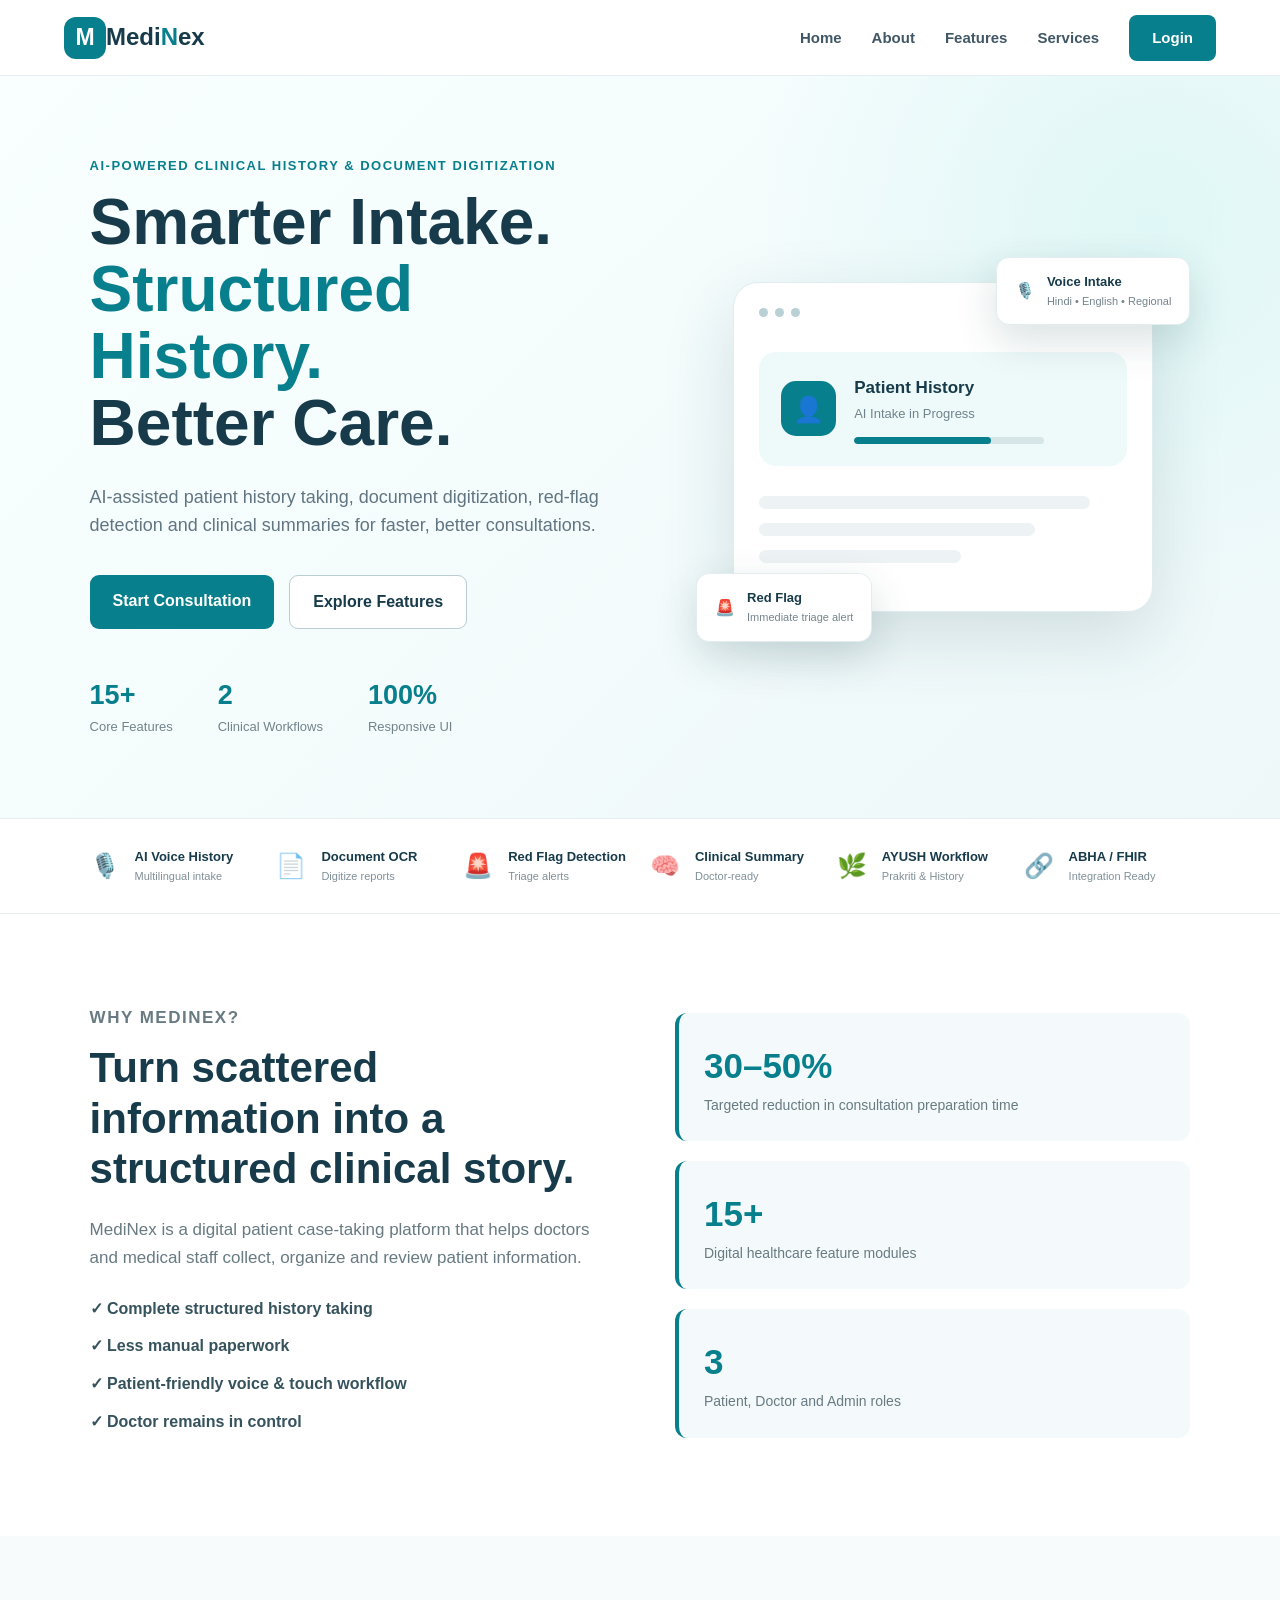
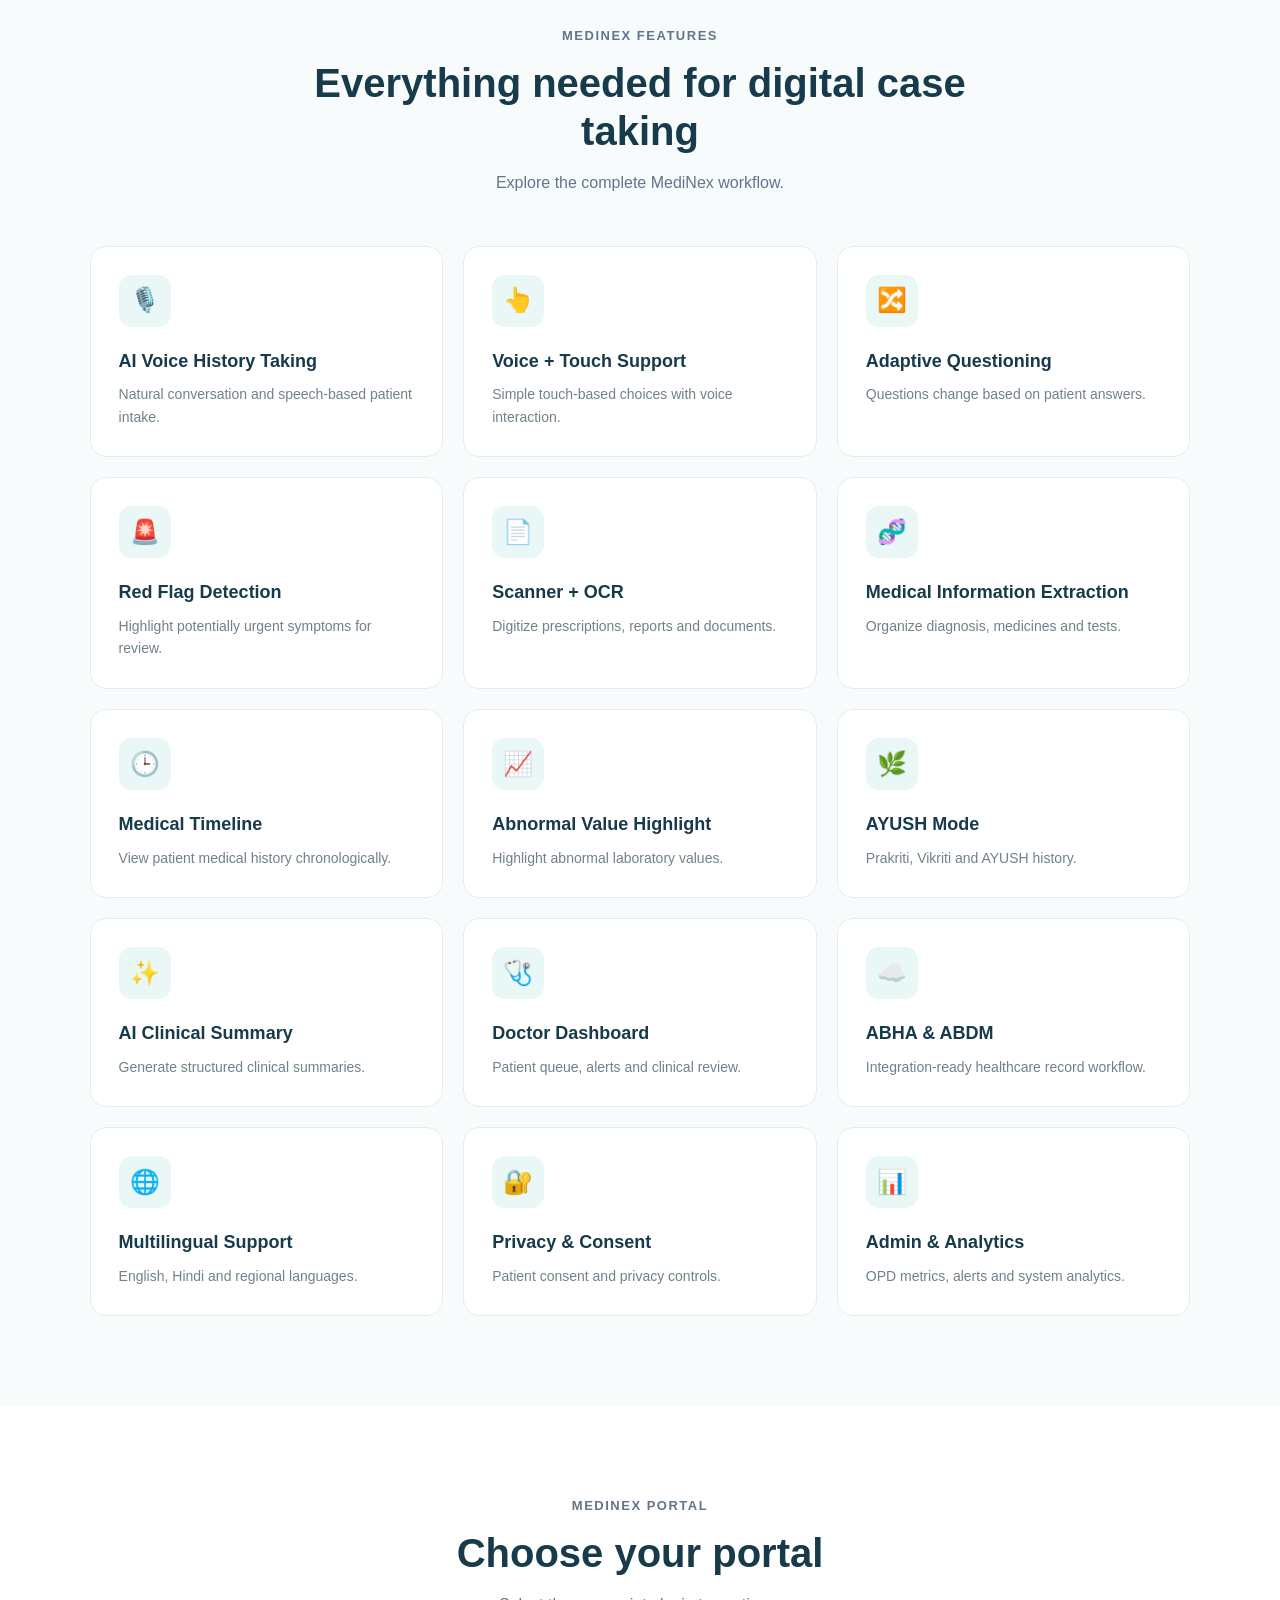
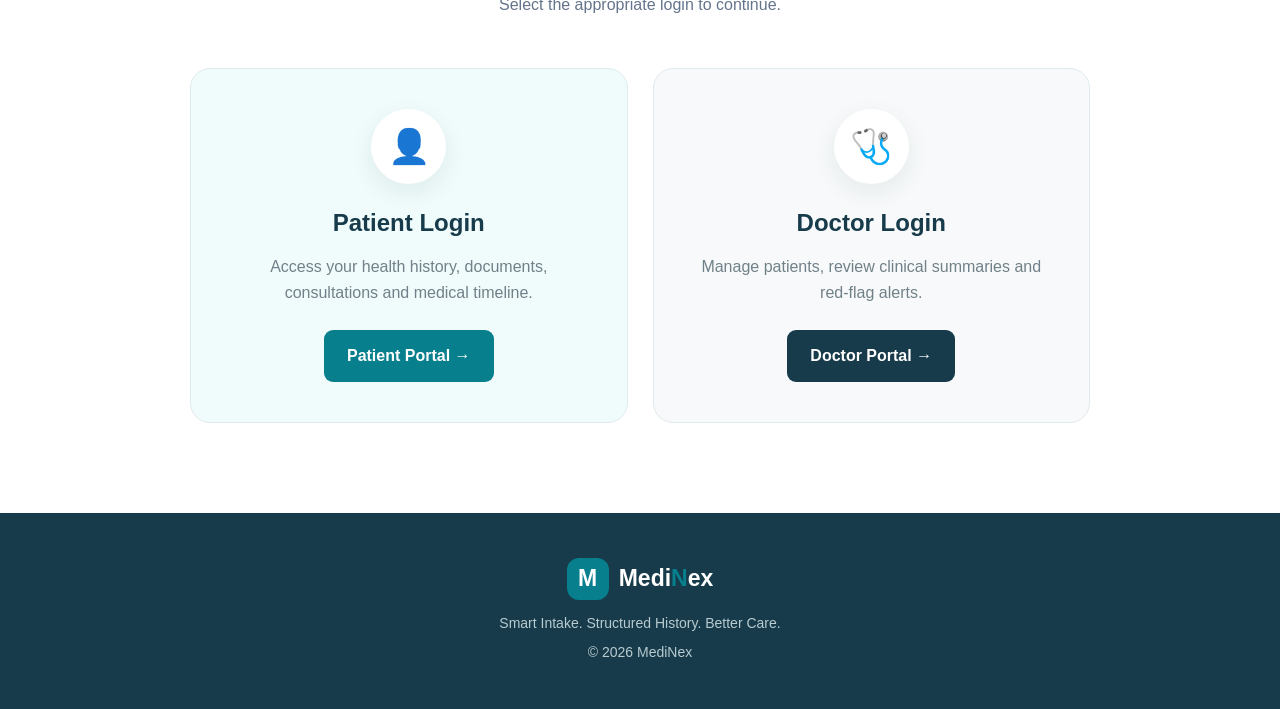
<file: index.html>
<!DOCTYPE html>
<html lang="en">

<head>
    <meta charset="UTF-8">

    <meta name="viewport" content="width=device-width, initial-scale=1.0">

    <meta name="description"
        content="MediNex - Smart Patient Case Taking and Clinical Documentation">

    <title>MediNex | Smart Healthcare</title>

    <!-- CSS -->
    <link rel="stylesheet" href="style.css">
</head>

<body>
    <!-- Logo Intro Animation -->
<div id="intro-screen">
    <div class="intro-logo">
        Medi<span>Nex</span>
    </div>

  </div>

 <!--HEADER-->

    <header class="header">

        <!-- LOGO -->
        <div class="logo">
            <div class="logo-icon">
                M
            </div>

            <div class="logo-text">
                Medi<span>N</span>ex
            </div>
        </div>
        
        <!-- NAVIGATION -->

        <nav class="navbar">
            <a href="#home">Home</a>
            <a href="#about">About</a>
            <a href="#features">Features</a>
            <a href="service.html">Services</a>
            <a href="#login" class="login-btn">Login</a>
         </nav>

    <!-- MOBILE MENU BUTTON -->

        <button class="menu-btn" id="menuBtn">
            ☰
        </button>

    </header>


    <!-- MAIN---->
      <main>

<!--  HERO SECTION -->
  <section class="hero" id="home">
    <div class="hero-content">
        <p class="small-heading">AI-POWERED CLINICAL HISTORY & DOCUMENT DIGITIZATION</p>
        <h1> Smarter Intake.<br>
 <span>Structured History.</span>

                    <br>

                    Better Care.
                </h1>


                <p class="hero-description">

                    AI-assisted patient history taking,
                    document digitization, red-flag detection
                    and clinical summaries for faster,
                    better consultations.

                </p>


                <!-- BUTTONS -->

                <div class="hero-buttons">

                    <a href="#login" class="primary-btn">
                        Start Consultation
                    </a>

                    <a href="#features" class="secondary-btn">
                        Explore Features
                    </a>

                </div>


                <!-- STATS -->

                <div class="hero-stats">

                    <div>
                        <strong>15+</strong>
                        <span>Core Features</span>
                    </div>

                    <div>
                        <strong>2</strong>
                        <span>Clinical Workflows</span>
                    </div>

                    <div>
                        <strong>100%</strong>
                        <span>Responsive UI</span>
                    </div>

                </div>

            </div>


            <!-- HERO RIGHT SIDE -->

            <div class="hero-image">

                <div class="medical-card">

                    <div class="card-header">

                        <span></span>
                        <span></span>
                        <span></span>

                    </div>


                    <div class="patient-box">

                        <div class="patient-icon">
                            👤
                        </div>

                        <div>

                            <h3>
                                Patient History
                            </h3>

                            <p>
                                AI Intake in Progress
                            </p>

                            <div class="progress-bar">

                                <div></div>

                            </div>

                        </div>

                    </div>


                    <div class="medical-lines">

                        <div></div>

                        <div></div>

                        <div></div>

                    </div>

                </div>


                <!-- FLOATING CARD -->

                <div class="floating-card voice-card">

                    🎙️

                    <div>

                        <strong>
                            Voice Intake
                        </strong>

                        <small>
                            Hindi • English • Regional
                        </small>

                    </div>

                </div>


                <div class="floating-card alert-card">

                    🚨

                    <div>

                        <strong>
                            Red Flag
                        </strong>

                        <small>
                            Immediate triage alert
                        </small>

                    </div>

                </div>

            </div>

        </section>



        <!-- ================= SERVICES STRIP ================= -->

        <section class="service-strip">

            <div>

                <span>🎙️</span>

                <strong>
                    AI Voice History
                </strong>

                <small>
                    Multilingual intake
                </small>

            </div>


            <div>

                <span>📄</span>

                <strong>
                    Document OCR
                </strong>

                <small>
                    Digitize reports
                </small>

            </div>


            <div>

                <span>🚨</span>

                <strong>
                    Red Flag Detection
                </strong>

                <small>
                    Triage alerts
                </small>

            </div>


            <div>

                <span>🧠</span>

                <strong>
                    Clinical Summary
                </strong>

                <small>
                    Doctor-ready
                </small>

            </div>


            <div>

                <span>🌿</span>

                <strong>
                    AYUSH Workflow
                </strong>

                <small>
                    Prakriti & History
                </small>

            </div>


            <div>

                <span>🔗</span>

                <strong>
                    ABHA / FHIR
                </strong>

                <small>
                    Integration Ready
                </small>

            </div>

        </section>



        <!-- ================= ABOUT ================= -->

        <section class="about section" id="about">

            <div class="about-content">

                <p class="small-heading">
                    WHY MEDINEX?
                </p>

                <h2>
                    Turn scattered information
                    into a structured clinical story.
                </h2>

                <p>

                    MediNex is a digital patient
                    case-taking platform that helps
                    doctors and medical staff collect,
                    organize and review patient information.

                </p>


                <div class="check-list">

                    <p>
                        ✓ Complete structured history taking
                    </p>

                    <p>
                        ✓ Less manual paperwork
                    </p>

                    <p>
                        ✓ Patient-friendly voice & touch workflow
                    </p>

                    <p>
                        ✓ Doctor remains in control
                    </p>

                </div>

            </div>


            <div class="about-stats">

                <div>

                    <strong>
                        30–50%
                    </strong>

                    <p>
                        Targeted reduction in
                        consultation preparation time
                    </p>

                </div>


                <div>

                    <strong>
                        15+
                    </strong>

                    <p>
                        Digital healthcare
                        feature modules
                    </p>

                </div>


                <div>

                    <strong>
                        3
                    </strong>

                    <p>
                        Patient, Doctor
                        and Admin roles
                    </p>

                </div>

            </div>

        </section>



        <!-- ================= FEATURES ================= -->

        <section class="features section" id="features">

            <div class="section-heading">

                <p class="small-heading">
                    MEDINEX FEATURES
                </p>

                <h2>
                    Everything needed for
                    digital case taking
                </h2>

                <p>
                    Explore the complete MediNex workflow.
                </p>

            </div>


            <div class="feature-grid">


                <a href="intake.html" class="feature-card">

                    <span>🎙️</span>

                    <h3>
                        AI Voice History Taking
                    </h3>

                    <p>
                        Natural conversation and
                        speech-based patient intake.
                    </p>

                </a>


                <a href="intake.html" class="feature-card">

                    <span>👆</span>

                    <h3>
                        Voice + Touch Support
                    </h3>

                    <p>
                        Simple touch-based choices
                        with voice interaction.
                    </p>

                </a>


                <a href="intake.html" class="feature-card">

                    <span>🔀</span>

                    <h3>
                        Adaptive Questioning
                    </h3>

                    <p>
                        Questions change based
                        on patient answers.
                    </p>

                </a>


                <a href="intake.html" class="feature-card">

                    <span>🚨</span>

                    <h3>
                        Red Flag Detection
                    </h3>

                    <p>
                        Highlight potentially urgent
                        symptoms for review.
                    </p>

                </a>


                <a href="upload.html" class="feature-card">

                    <span>📄</span>

                    <h3>
                        Scanner + OCR
                    </h3>

                    <p>
                        Digitize prescriptions,
                        reports and documents.
                    </p>

                </a>


                <a href="summary.html" class="feature-card">

                    <span>🧬</span>

                    <h3>
                        Medical Information Extraction
                    </h3>

                    <p>
                        Organize diagnosis,
                        medicines and tests.
                    </p>

                </a>


                <a href="timeline.html" class="feature-card">

                    <span>🕒</span>

                    <h3>
                        Medical Timeline
                    </h3>

                    <p>
                        View patient medical
                        history chronologically.
                    </p>

                </a>


                <a href="summary.html" class="feature-card">

                    <span>📈</span>

                    <h3>
                        Abnormal Value Highlight
                    </h3>

                    <p>
                        Highlight abnormal
                        laboratory values.
                    </p>

                </a>


                <a href="intake.html" class="feature-card">

                    <span>🌿</span>

                    <h3>
                        AYUSH Mode
                    </h3>

                    <p>
                        Prakriti, Vikriti and
                        AYUSH history.
                    </p>

                </a>


                <a href="summary.html" class="feature-card">

                    <span>✨</span>

                    <h3>
                        AI Clinical Summary
                    </h3>

                    <p>
                        Generate structured
                        clinical summaries.
                    </p>

                </a>


                <a href="doctor-dashboard.html" class="feature-card">

                    <span>🩺</span>

                    <h3>
                        Doctor Dashboard
                    </h3>

                    <p>
                        Patient queue, alerts
                        and clinical review.
                    </p>

                </a>


                <a href="doctor-dashboard.html" class="feature-card">

                    <span>☁️</span>

                    <h3>
                        ABHA & ABDM
                    </h3>

                    <p>
                        Integration-ready healthcare
                        record workflow.
                    </p>

                </a>


                <a href="intake.html" class="feature-card">

                    <span>🌐</span>

                    <h3>
                        Multilingual Support
                    </h3>

                    <p>
                        English, Hindi and
                        regional languages.
                    </p>

                </a>


                <a href="patient-dashboard.html" class="feature-card">

                    <span>🔐</span>

                    <h3>
                        Privacy & Consent
                    </h3>

                    <p>
                        Patient consent and
                        privacy controls.
                    </p>

                </a>


                <a href="admin-dashboard.html" class="feature-card">

                    <span>📊</span>

                    <h3>
                        Admin & Analytics
                    </h3>

                    <p>
                        OPD metrics, alerts
                        and system analytics.
                    </p>

                </a>


            </div>

        </section>



        <!-- ================= LOGIN ================= -->

        <section class="login-section section" id="login">

            <div class="section-heading">

                <p class="small-heading">
                    MEDINEX PORTAL
                </p>

                <h2>
                    Choose your portal
                </h2>

                <p>
                    Select the appropriate login
                    to continue.
                </p>

            </div>


            <div class="portal-grid">


                <!-- PATIENT -->

                <a href="patient-login.html"
                    class="portal-card patient-portal">

                    <div class="portal-icon">
                        👤
                    </div>

                    <h3>
                        Patient Login
                    </h3>

                    <p>

                        Access your health history,
                        documents, consultations
                        and medical timeline.

                    </p>

                    <span class="primary-btn">
                        Patient Portal →
                    </span>

                </a>


                <!-- DOCTOR -->

                <a href="doctor-login.html"
                    class="portal-card doctor-portal">

                    <div class="portal-icon">
                        🩺
                    </div>

                    <h3>
                        Doctor Login
                    </h3>

                    <p>

                        Manage patients, review
                        clinical summaries and
                        red-flag alerts.

                    </p>

                    <span class="dark-btn">
                        Doctor Portal →
                    </span>

                </a>


            </div>

        </section>

    </main>



    <!-- ================= FOOTER ================= -->

    <footer class="footer">

        <div class="footer-logo">

            <div class="logo-icon">
                M
            </div>

            <strong>
                Medi<span>N</span>ex
            </strong>

        </div>


        <p>
            Smart Intake. Structured History. Better Care.
        </p>


        <p>
            © 2026 MediNex
        </p>

    </footer>
    <!-- JavaScript -->

    <script src="script.js"></script>
    <script>
    setTimeout(function () {
        document.getElementById("intro-screen").remove();
    }, 3000);
</script>

</body>

</html>
</file>
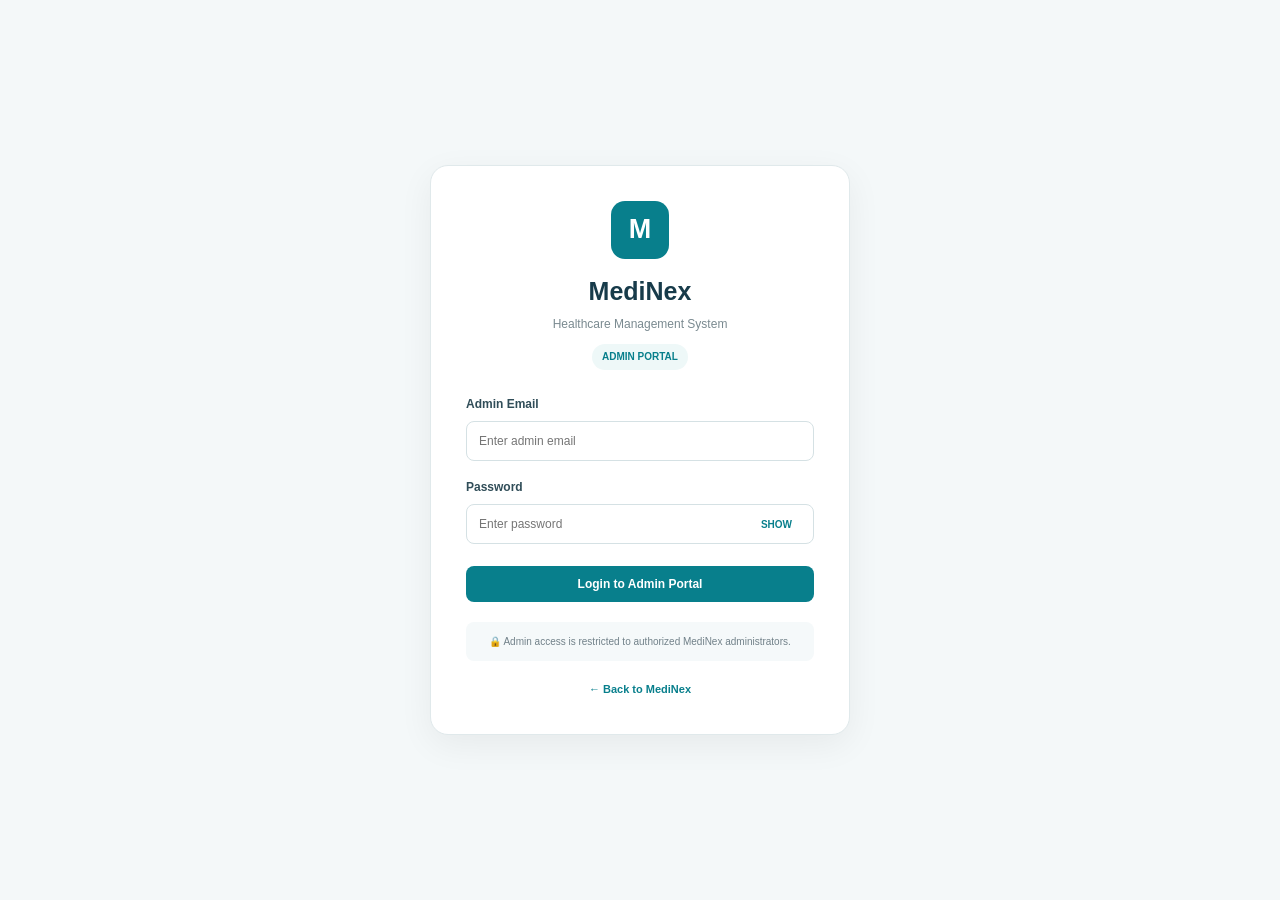
<file: admin-dashboard.html>
<!DOCTYPE html>
<html lang="en">

<head>

    <meta charset="UTF-8">
    <meta
        name="viewport"
        content="width=device-width, initial-scale=1.0"
    >

    <title>Admin Dashboard | MediNex</title>

    <link rel="stylesheet" href="style.css">

    <style>

        * {
            box-sizing: border-box;
        }

        body {
            margin: 0;
            font-family: Arial, sans-serif;
            background: #f4f8f9;
            color: #304d58;
        }

        .admin-page {
            min-height: 100vh;
        }

        /* HEADER */

        .admin-header {
            height: 70px;
            background: white;
            border-bottom: 1px solid #e1eaec;
            display: flex;
            align-items: center;
            justify-content: space-between;
            padding: 0 5%;
        }

        .admin-brand {
            display: flex;
            align-items: center;
            gap: 10px;
        }

        .admin-brand-icon {
            width: 38px;
            height: 38px;
            border-radius: 9px;
            background: #087f8c;
            color: white;
            display: flex;
            align-items: center;
            justify-content: center;
            font-weight: bold;
        }

        .admin-brand h2 {
            margin: 0;
            color: #173b4a;
            font-size: 19px;
        }

        .admin-brand span {
            display: block;
            color: #7b8b91;
            font-size: 9px;
            margin-top: 2px;
        }

        .logout-btn {
            border: none;
            background: #fff0f0;
            color: #a52e2e;
            padding: 8px 13px;
            border-radius: 7px;
            cursor: pointer;
            font-size: 10px;
            font-weight: bold;
        }


        /* CONTENT */

        .admin-content {
            max-width: 1200px;
            margin: auto;
            padding: 30px 5%;
        }

        .admin-title {
            margin-bottom: 25px;
        }

        .admin-title h1 {
            margin: 0 0 6px;
            color: #173b4a;
            font-size: 28px;
        }

        .admin-title p {
            margin: 0;
            color: #718189;
            font-size: 12px;
        }


        /* STAT CARDS */

        .stats {
            display: grid;
            grid-template-columns:
                repeat(4, 1fr);
            gap: 15px;
            margin-bottom: 25px;
        }

        .stat-card {
            background: white;
            border: 1px solid #e1eaec;
            border-radius: 13px;
            padding: 18px;
        }

        .stat-icon {
            width: 38px;
            height: 38px;
            border-radius: 9px;
            background: #eef8f8;
            display: flex;
            align-items: center;
            justify-content: center;
            color: #087f8c;
            margin-bottom: 12px;
        }

        .stat-card h2 {
            margin: 0 0 5px;
            color: #173b4a;
            font-size: 23px;
        }

        .stat-card p {
            margin: 0;
            color: #7b8b91;
            font-size: 10px;
        }


        /* GRID */

        .admin-grid {
            display: grid;
            grid-template-columns: 1.5fr 1fr;
            gap: 20px;
        }

        .admin-card {
            background: white;
            border: 1px solid #e1eaec;
            border-radius: 15px;
            padding: 22px;
        }

        .card-title {
            display: flex;
            align-items: center;
            justify-content: space-between;
            margin-bottom: 18px;
        }

        .card-title h2 {
            margin: 0;
            color: #173b4a;
            font-size: 16px;
        }

        .card-title span {
            color: #087f8c;
            font-size: 10px;
            font-weight: bold;
        }


        /* SEARCH */

        .search {
            width: 100%;
            padding: 11px;
            border: 1px solid #d7e3e5;
            border-radius: 7px;
            outline: none;
            font-size: 11px;
            margin-bottom: 15px;
        }

        .search:focus {
            border-color: #087f8c;
        }


        /* TABLE */

        .table-wrapper {
            width: 100%;
            overflow-x: auto;
        }

        table {
            width: 100%;
            border-collapse: collapse;
            min-width: 500px;
        }

        th {
            background: #f6fafb;
            color: #667a82;
            text-align: left;
            font-size: 10px;
            padding: 11px;
        }

        td {
            border-top: 1px solid #edf1f2;
            padding: 12px 11px;
            font-size: 10px;
            color: #536a72;
        }

        .status {
            display: inline-block;
            padding: 5px 8px;
            border-radius: 20px;
            font-size: 8px;
            font-weight: bold;
        }

        .status.active {
            background: #eaf8f0;
            color: #18794e;
        }

        .status.pending {
            background: #fff7e8;
            color: #9a6500;
        }


        /* ACTIVITY */

        .activity-item {
            display: flex;
            gap: 11px;
            padding: 13px 0;
            border-bottom: 1px solid #edf1f2;
        }

        .activity-item:last-child {
            border-bottom: none;
        }

        .activity-icon {
            width: 35px;
            height: 35px;
            flex-shrink: 0;
            border-radius: 8px;
            background: #eef8f8;
            display: flex;
            align-items: center;
            justify-content: center;
        }

        .activity-item strong {
            display: block;
            color: #304d58;
            font-size: 10px;
            margin-bottom: 4px;
        }

        .activity-item small {
            color: #859197;
            font-size: 9px;
        }


        /* QUICK ACTIONS */

        .quick-actions {
            display: grid;
            grid-template-columns: 1fr 1fr;
            gap: 9px;
        }

        .quick-btn {
            border: 1px solid #e0e9eb;
            background: #fafcfc;
            padding: 13px 8px;
            border-radius: 8px;
            cursor: pointer;
            color: #304d58;
            font-size: 10px;
            font-weight: bold;
        }

        .quick-btn:hover {
            border-color: #087f8c;
            color: #087f8c;
        }


        /* RESPONSIVE */

        @media (max-width: 900px) {

            .stats {
                grid-template-columns: 1fr 1fr;
            }

            .admin-grid {
                grid-template-columns: 1fr;
            }

        }

        @media (max-width: 550px) {

            .admin-header {
                padding: 0 4%;
            }

            .admin-content {
                padding: 25px 4%;
            }

            .stats {
                grid-template-columns: 1fr 1fr;
                gap: 9px;
            }

            .stat-card {
                padding: 14px;
            }

            .admin-title h1 {
                font-size: 23px;
            }

        }

    </style>

</head>


<body>

<div class="admin-page">


    <!-- HEADER -->

    <header class="admin-header">

        <div class="admin-brand">

            <div class="admin-brand-icon">
                M
            </div>

            <div>

                <h2>MediNex</h2>

                <span>
                    Administration Portal
                </span>

            </div>

        </div>


        <button
            class="logout-btn"
            onclick="adminLogout()"
        >
            Logout
        </button>

    </header>



    <!-- CONTENT -->

    <main class="admin-content">


        <div class="admin-title">

            <h1>
                Admin Dashboard
            </h1>

            <p>
                Manage and monitor the MediNex healthcare
                platform.
            </p>

        </div>



        <!-- STATS -->

        <section class="stats">

            <div class="stat-card">

                <div class="stat-icon">
                    👥
                </div>

                <h2 id="patientCount">
                    0
                </h2>

                <p>
                    Registered Patients
                </p>

            </div>


            <div class="stat-card">

                <div class="stat-icon">
                    👨‍⚕️
                </div>

                <h2 id="doctorCount">
                    0
                </h2>

                <p>
                    Doctors
                </p>

            </div>


            <div class="stat-card">

                <div class="stat-icon">
                    📋
                </div>

                <h2 id="caseCount">
                    0
                </h2>

                <p>
                    Patient Cases
                </p>

            </div>


            <div class="stat-card">

                <div class="stat-icon">
                    📄
                </div>

                <h2 id="documentCount">
                    0
                </h2>

                <p>
                    Medical Documents
                </p>

            </div>

        </section>



        <!-- GRID -->

        <section class="admin-grid">


            <!-- PATIENT CASES -->

            <div class="admin-card">

                <div class="card-title">

                    <h2>
                        Patient Cases
                    </h2>

                    <span>
                        LIVE DATA
                    </span>

                </div>


                <input
                    type="search"
                    class="search"
                    id="searchPatient"
                    placeholder="Search patient..."
                >


                <div class="table-wrapper">

                    <table>

                        <thead>

                            <tr>

                                <th>
                                    Patient
                                </th>

                                <th>
                                    Symptoms
                                </th>

                                <th>
                                    Severity
                                </th>

                                <th>
                                    Status
                                </th>

                            </tr>

                        </thead>


                        <tbody id="patientTable">

                        </tbody>

                    </table>

                </div>

            </div>



            <!-- RIGHT SIDE -->

            <div>


                <!-- ACTIVITY -->

                <div class="admin-card">

                    <div class="card-title">

                        <h2>
                            Recent Activity
                        </h2>

                    </div>


                    <div
                        id="activityList"
                    ></div>

                </div>


                <br>


                <!-- QUICK ACTIONS -->

                <div class="admin-card">

                    <div class="card-title">

                        <h2>
                            Quick Actions
                        </h2>

                    </div>


                    <div class="quick-actions">

                        <button
                            class="quick-btn"
                            onclick="viewPatients()"
                        >
                            👥 Patients
                        </button>

                        <button
                            class="quick-btn"
                            onclick="viewDoctors()"
                        >
                            👨‍⚕️ Doctors
                        </button>

                        <button
                            class="quick-btn"
                            onclick="viewDocuments()"
                        >
                            📄 Documents
                        </button>

                        <button
                            class="quick-btn"
                            onclick="viewCases()"
                        >
                            📋 Cases
                        </button>

                    </div>

                </div>

            </div>

        </section>

    </main>

</div>



<script>


    /* ================= ADMIN AUTH ================= */

    const isAdminLoggedIn =
        localStorage.getItem(
            "medinexAdminLoggedIn"
        );


    if (isAdminLoggedIn !== "true") {

        window.location.href =
            "admin-login.html";

    }



    /* ================= DATA ================= */

    function getCaseData() {

        const data =
            JSON.parse(
                localStorage.getItem(
                    "medinexCaseData"
                )
            );

        return data ? [data] : [];

    }


    function getDocuments() {

        return JSON.parse(
            localStorage.getItem(
                "medinexDocuments"
            )
        ) || [];

    }



    /* ================= STATS ================= */

    function updateStats() {

        const cases =
            getCaseData();

        const documents =
            getDocuments();


        document.getElementById(
            "patientCount"
        ).textContent =
            cases.length;


        document.getElementById(
            "caseCount"
        ).textContent =
            cases.length;


        document.getElementById(
            "documentCount"
        ).textContent =
            documents.length;


        /*
         * Demo doctor count.
         *
         * Real backend mein database
         * se count aayega.
         */

        document.getElementById(
            "doctorCount"
        ).textContent = "1";

    }



    /* ================= PATIENT TABLE ================= */

    function displayPatients(
        search = ""
    ) {

        const table =
            document.getElementById(
                "patientTable"
            );


        const patients =
            getCaseData();


        const filtered =
            patients.filter(
                patient =>
                    patient.patientName
                        .toLowerCase()
                        .includes(
                            search.toLowerCase()
                        )
            );


        table.innerHTML = "";


        if (filtered.length === 0) {

            table.innerHTML = `

                <tr>

                    <td
                        colspan="4"
                        style="
                            text-align:center;
                            padding:30px;
                            color:#849197;
                        "
                    >
                        No patient cases found.
                    </td>

                </tr>

            `;

            return;

        }


        filtered.forEach(
            function(patient) {

                let status =
                    patient.severity ===
                    "Severe"
                        ? "Pending"
                        : "Active";


                table.innerHTML += `

                    <tr>

                        <td>
                            <strong>
                                ${patient.patientName}
                            </strong>
                        </td>

                        <td>
                            ${
                                patient.symptoms ||
                                "Not provided"
                            }
                        </td>

                        <td>
                            ${
                                patient.severity ||
                                "—"
                            }
                        </td>

                        <td>

                            <span
                                class="status
                                ${
                                    status === "Active"
                                        ? "active"
                                        : "pending"
                                }"
                            >
                                ${status}
                            </span>

                        </td>

                    </tr>

                `;

            }
        );

    }



    /* ================= ACTIVITY ================= */

    function displayActivity() {

        const activity =
            document.getElementById(
                "activityList"
            );


        const cases =
            getCaseData();


        const documents =
            getDocuments();


        activity.innerHTML = "";


        if (cases.length === 0 &&
            documents.length === 0) {

            activity.innerHTML = `

                <div class="activity-item">

                    <div class="activity-icon">
                        ℹ️
                    </div>

                    <div>

                        <strong>
                            No recent activity
                        </strong>

                        <small>
                            Activity will appear here.
                        </small>

                    </div>

                </div>

            `;

            return;

        }


        cases.forEach(
            function(patient) {

                activity.innerHTML += `

                    <div class="activity-item">

                        <div class="activity-icon">
                            🩺
                        </div>

                        <div>

                            <strong>
                                New patient case:
                                ${patient.patientName}
                            </strong>

                            <small>
                                Patient case submitted
                            </small>

                        </div>

                    </div>

                `;

            }
        );


        documents.slice(-3).forEach(
            function(document) {

                activity.innerHTML += `

                    <div class="activity-item">

                        <div class="activity-icon">
                            📄
                        </div>

                        <div>

                            <strong>
                                Document uploaded
                            </strong>

                            <small>
                                ${document.name}
                            </small>

                        </div>

                    </div>

                `;

            }
        );

    }



    /* ================= SEARCH ================= */

    document
        .getElementById("searchPatient")
        .addEventListener(
            "input",
            function() {

                displayPatients(
                    this.value
                );

            }
        );



    /* ================= QUICK ACTIONS ================= */

    function viewPatients() {

        alert(
            "Patient management module will open here."
        );

    }


    function viewDoctors() {

        alert(
            "Doctor management module will open here."
        );

    }


    function viewDocuments() {

        window.location.href =
            "upload.html";

    }


    function viewCases() {

        window.location.href =
            "doctor-dashboard.html";

    }



    /* ================= LOGOUT ================= */

    function adminLogout() {

        localStorage.removeItem(
            "medinexAdminLoggedIn"
        );


        window.location.href =
            "admin-login.html";

    }



    /* ================= INITIAL ================= */

    updateStats();

    displayPatients();

    displayActivity();

</script>

</body>

</html>
</file>
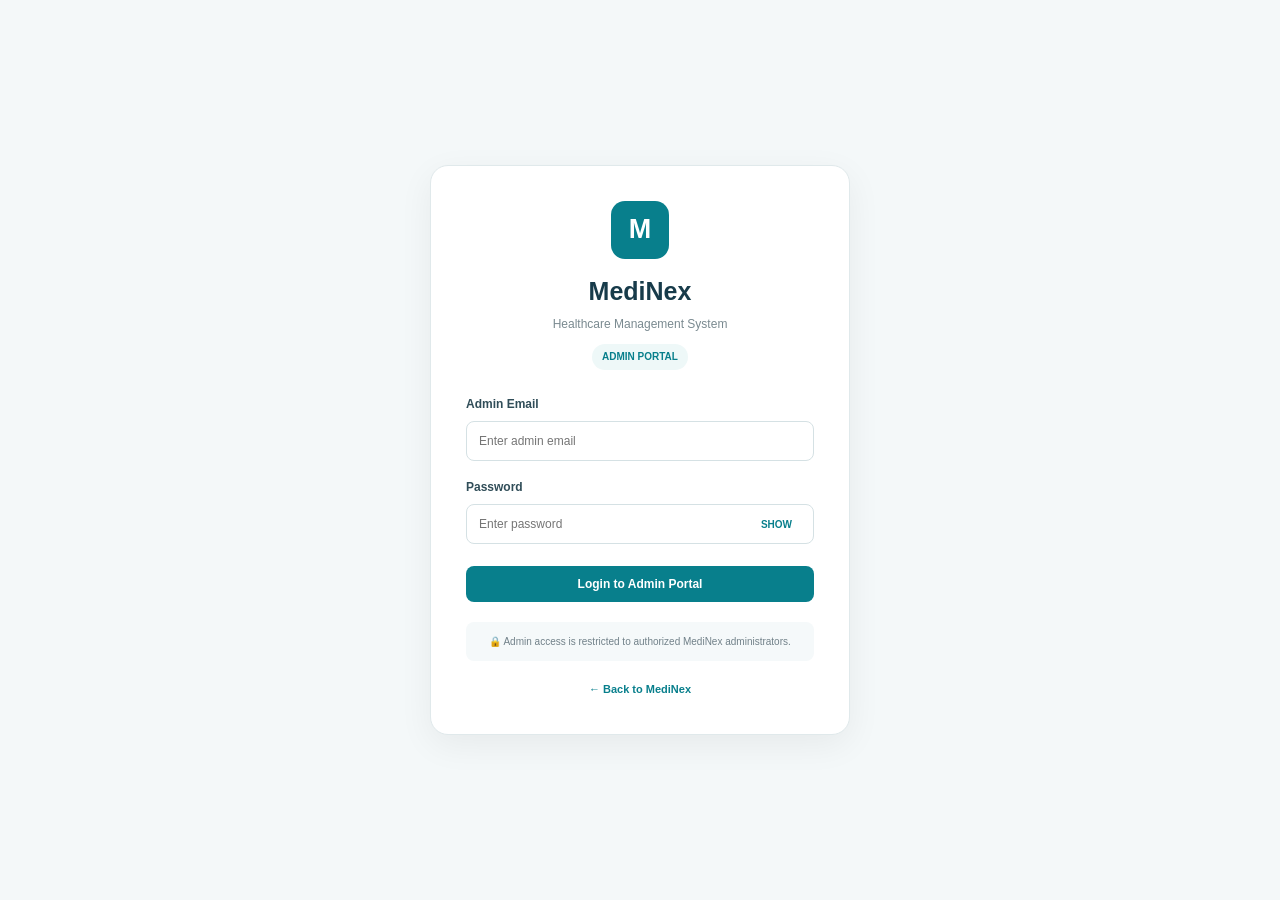
<file: admin-login.html>
<!DOCTYPE html>
<html lang="en">

<head>
    <meta charset="UTF-8">
    <meta name="viewport" content="width=device-width, initial-scale=1.0">

    <title>Admin Login | MediNex</title>

    <link rel="stylesheet" href="style.css">

    <style>

        * {
            box-sizing: border-box;
        }

        body {
            margin: 0;
            font-family: Arial, sans-serif;
            background: #f4f8f9;
        }

        .admin-login-page {
            min-height: 100vh;
            display: flex;
            align-items: center;
            justify-content: center;
            padding: 25px;
        }

        .admin-login-card {
            width: 100%;
            max-width: 420px;
            background: white;
            border: 1px solid #e0e9eb;
            border-radius: 18px;
            padding: 35px;
            box-shadow: 0 10px 35px rgba(0, 0, 0, 0.06);
        }

        .admin-logo {
            text-align: center;
            margin-bottom: 25px;
        }

        .admin-logo-icon {
            width: 58px;
            height: 58px;
            margin: auto;
            border-radius: 14px;
            background: #087f8c;
            color: white;
            display: flex;
            align-items: center;
            justify-content: center;
            font-size: 27px;
            font-weight: bold;
        }

        .admin-logo h1 {
            margin: 12px 0 4px;
            color: #173b4a;
            font-size: 25px;
        }

        .admin-logo p {
            margin: 0;
            color: #7a8a90;
            font-size: 12px;
        }

        .admin-badge {
            display: inline-block;
            margin-top: 10px;
            padding: 5px 10px;
            border-radius: 20px;
            background: #eef8f8;
            color: #087f8c;
            font-size: 10px;
            font-weight: bold;
        }

        .form-group {
            margin-bottom: 17px;
        }

        .form-group label {
            display: block;
            margin-bottom: 7px;
            color: #304d58;
            font-size: 12px;
            font-weight: bold;
        }

        .form-group input {
            width: 100%;
            padding: 12px;
            border: 1px solid #d5e1e4;
            border-radius: 8px;
            outline: none;
            font-size: 12px;
        }

        .form-group input:focus {
            border-color: #087f8c;
        }

        .password-box {
            position: relative;
        }

        .password-box input {
            padding-right: 70px;
        }

        .show-password {
            position: absolute;
            right: 10px;
            top: 50%;
            transform: translateY(-50%);
            border: none;
            background: transparent;
            color: #087f8c;
            cursor: pointer;
            font-size: 10px;
            font-weight: bold;
        }

        .login-btn {
            width: 100%;
            border: none;
            background: #087f8c;
            color: white;
            padding: 13px;
            border-radius: 8px;
            cursor: pointer;
            font-size: 12px;
            font-weight: bold;
            margin-top: 5px;
        }

        .login-btn:hover {
            background: #066c77;
        }

        .error-message {
            display: none;
            background: #fff1f1;
            color: #a52e2e;
            border: 1px solid #f0d2d2;
            border-radius: 7px;
            padding: 10px;
            margin-bottom: 15px;
            font-size: 11px;
        }

        .back-home {
            display: block;
            text-align: center;
            margin-top: 20px;
            color: #087f8c;
            text-decoration: none;
            font-size: 11px;
        }

        .security-note {
            margin-top: 20px;
            padding: 12px;
            border-radius: 8px;
            background: #f5f9fa;
            color: #718189;
            font-size: 10px;
            line-height: 1.5;
            text-align: center;
        }

        @media (max-width: 500px) {

            .admin-login-card {
                padding: 25px 20px;
            }

        }

    </style>

</head>


<body>

    <main class="admin-login-page">

        <div class="admin-login-card">

            <div class="admin-logo">

                <div class="admin-logo-icon">
                    M
                </div>

                <h1>MediNex</h1>

                <p>Healthcare Management System</p>

                <span class="admin-badge">
                    ADMIN PORTAL
                </span>

            </div>


            <div
                class="error-message"
                id="errorMessage"
            >
                Invalid admin credentials. Please try again.
            </div>


            <form id="adminLoginForm">

                <div class="form-group">

                    <label for="adminEmail">
                        Admin Email
                    </label>

                    <input
                        type="email"
                        id="adminEmail"
                        placeholder="Enter admin email"
                        required
                    >

                </div>


                <div class="form-group">

                    <label for="adminPassword">
                        Password
                    </label>

                    <div class="password-box">

                        <input
                            type="password"
                            id="adminPassword"
                            placeholder="Enter password"
                            required
                        >

                        <button
                            type="button"
                            class="show-password"
                            onclick="togglePassword()"
                        >
                            SHOW
                        </button>

                    </div>

                </div>


                <button
                    type="submit"
                    class="login-btn"
                >
                    Login to Admin Portal
                </button>

            </form>


            <div class="security-note">
                🔒 Admin access is restricted to authorized
                MediNex administrators.
            </div>


            <a
                href="index.html"
                class="back-home"
            >
                ← Back to MediNex
            </a>

        </div>

    </main>


    <script>

        function togglePassword() {

            const password =
                document.getElementById(
                    "adminPassword"
                );

            const button =
                document.querySelector(
                    ".show-password"
                );


            if (password.type === "password") {

                password.type = "text";

                button.textContent = "HIDE";

            } else {

                password.type = "password";

                button.textContent = "SHOW";

            }

        }


        document
            .getElementById("adminLoginForm")
            .addEventListener(
                "submit",
                function(event) {

                    event.preventDefault();


                    const email =
                        document.getElementById(
                            "adminEmail"
                        ).value.trim();


                    const password =
                        document.getElementById(
                            "adminPassword"
                        ).value;


                    /*
                     * DEMO LOGIN
                     *
                     * Real project mein credentials
                     * backend/database se verify honge.
                     */

                    const adminEmail =
                        "admin@medinex.com";

                    const adminPassword =
                        "admin123";


                    if (
                        email === adminEmail &&
                        password === adminPassword
                    ) {

                        localStorage.setItem(
                            "medinexAdminLoggedIn",
                            "true"
                        );


                        window.location.href =
                            "admin-dashboard.html";

                    } else {

                        document.getElementById(
                            "errorMessage"
                        ).style.display =
                            "block";

                    }

                }
            );

    </script>

</body>

</html>
</file>
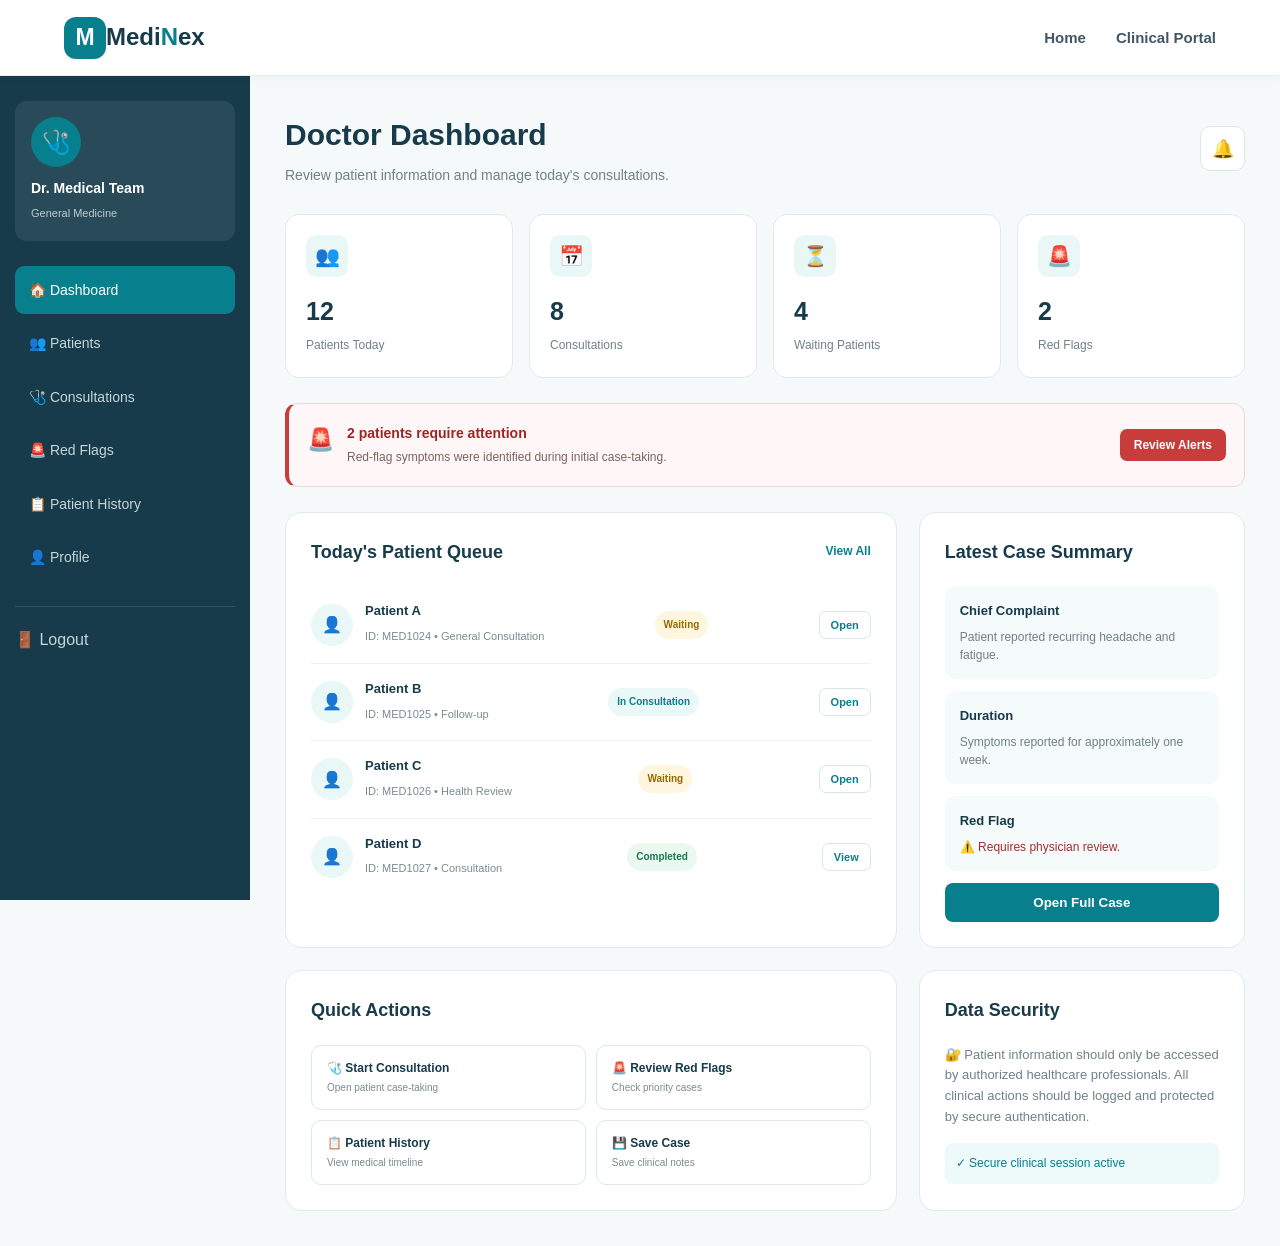
<file: doctor-dashboard.html>
<!DOCTYPE html>
<html lang="en">

<head>
    <meta charset="UTF-8">
    <meta name="viewport" content="width=device-width, initial-scale=1.0">

    <title>Doctor Dashboard | MediNex</title>

    <link rel="stylesheet" href="style.css">

    <style>

        /* ================= PAGE ================= */

        .doctor-dashboard {
            min-height: calc(100vh - 76px);
            background: #f5f9fa;
            display: flex;
        }


        /* ================= SIDEBAR ================= */

        .doctor-sidebar {
            width: 250px;
            min-height: calc(100vh - 76px);
            background: #173b4a;
            color: white;
            padding: 25px 15px;
            position: sticky;
            top: 76px;
            align-self: flex-start;
        }

        .doctor-profile {
            padding: 16px;
            border-radius: 12px;
            background: rgba(255,255,255,0.08);
            margin-bottom: 25px;
        }

        .doctor-avatar-large {
            width: 50px;
            height: 50px;
            background: #087f8c;
            border-radius: 50%;
            display: flex;
            align-items: center;
            justify-content: center;
            font-size: 23px;
            margin-bottom: 10px;
        }

        .doctor-profile strong {
            display: block;
            font-size: 14px;
        }

        .doctor-profile small {
            color: #bdcdd1;
            font-size: 11px;
        }

        .doctor-menu {
            display: flex;
            flex-direction: column;
            gap: 5px;
        }

        .doctor-menu a {
            color: #c7d6da;
            padding: 13px 14px;
            border-radius: 9px;
            display: flex;
            gap: 12px;
            align-items: center;
            font-size: 14px;
            transition: 0.2s;
        }

        .doctor-menu a:hover,
        .doctor-menu a.active {
            background: #087f8c;
            color: white;
        }

        .doctor-logout {
            margin-top: 25px;
            border-top: 1px solid rgba(255,255,255,0.12);
            padding-top: 20px;
        }


        /* ================= MAIN ================= */

        .doctor-main {
            flex: 1;
            padding: 35px;
            max-width: 1500px;
        }

        .doctor-top {
            display: flex;
            justify-content: space-between;
            align-items: center;
            margin-bottom: 28px;
            gap: 20px;
        }

        .doctor-top h1 {
            color: #173b4a;
            font-size: 30px;
            margin-bottom: 5px;
        }

        .doctor-top p {
            color: #718189;
            font-size: 14px;
        }

        .doctor-notification {
            width: 45px;
            height: 45px;
            border-radius: 10px;
            border: 1px solid #dce7e9;
            background: white;
            cursor: pointer;
            font-size: 18px;
        }


        /* ================= STATS ================= */

        .doctor-stats {
            display: grid;
            grid-template-columns: repeat(4, 1fr);
            gap: 16px;
            margin-bottom: 25px;
        }

        .doctor-stat {
            background: white;
            border: 1px solid #e1eaec;
            border-radius: 14px;
            padding: 20px;
        }

        .stat-icon {
            width: 42px;
            height: 42px;
            border-radius: 10px;
            background: #eaf7f7;
            display: flex;
            align-items: center;
            justify-content: center;
            font-size: 20px;
            margin-bottom: 14px;
        }

        .doctor-stat strong {
            display: block;
            font-size: 25px;
            color: #173b4a;
        }

        .doctor-stat span {
            color: #718189;
            font-size: 12px;
        }


        /* ================= ALERT ================= */

        .red-alert {
            background: #fff7f7;
            border: 1px solid #f2d6d6;
            border-left: 4px solid #c83c3c;
            border-radius: 12px;
            padding: 18px;
            margin-bottom: 25px;
            display: flex;
            justify-content: space-between;
            align-items: center;
            gap: 20px;
        }

        .alert-left {
            display: flex;
            gap: 13px;
            align-items: flex-start;
        }

        .alert-icon {
            font-size: 22px;
        }

        .red-alert strong {
            display: block;
            color: #9f2525;
            font-size: 14px;
            margin-bottom: 4px;
        }

        .red-alert p {
            color: #7d6262;
            font-size: 12px;
        }

        .review-alert {
            border: none;
            background: #c83c3c;
            color: white;
            padding: 9px 14px;
            border-radius: 7px;
            cursor: pointer;
            font-size: 12px;
            font-weight: 700;
        }


        /* ================= CONTENT ================= */

        .doctor-content {
            display: grid;
            grid-template-columns: 1.5fr 0.8fr;
            gap: 22px;
        }

        .doctor-card {
            background: white;
            border: 1px solid #e1eaec;
            border-radius: 16px;
            padding: 25px;
        }

        .doctor-card-title {
            display: flex;
            justify-content: space-between;
            align-items: center;
            margin-bottom: 20px;
        }

        .doctor-card-title h2 {
            color: #173b4a;
            font-size: 18px;
        }

        .doctor-card-title a {
            color: #087f8c;
            font-size: 12px;
            font-weight: 700;
        }


        /* ================= PATIENT QUEUE ================= */

        .patient-row {
            display: flex;
            justify-content: space-between;
            align-items: center;
            gap: 15px;
            padding: 15px 0;
            border-bottom: 1px solid #edf1f2;
        }

        .patient-row:last-child {
            border-bottom: none;
        }

        .patient-info {
            display: flex;
            align-items: center;
            gap: 12px;
        }

        .patient-avatar {
            width: 42px;
            height: 42px;
            border-radius: 50%;
            background: #eaf7f7;
            display: flex;
            justify-content: center;
            align-items: center;
        }

        .patient-info strong {
            display: block;
            font-size: 13px;
            color: #173b4a;
        }

        .patient-info small {
            color: #7b8b91;
            font-size: 11px;
        }

        .patient-status {
            padding: 6px 9px;
            border-radius: 20px;
            font-size: 10px;
            font-weight: 700;
        }

        .waiting {
            color: #9a6700;
            background: #fff6df;
        }

        .in-consultation {
            color: #087f8c;
            background: #eaf8f8;
        }

        .completed {
            color: #18794e;
            background: #eaf8f0;
        }

        .open-patient {
            border: 1px solid #d8e6e8;
            background: white;
            color: #087f8c;
            padding: 7px 11px;
            border-radius: 7px;
            cursor: pointer;
            font-size: 11px;
            font-weight: 700;
        }

        .open-patient:hover {
            background: #eef9f9;
        }


        /* ================= SUMMARY ================= */

        .summary-box {
            background: #f5fafb;
            border-radius: 11px;
            padding: 15px;
            margin-bottom: 12px;
        }

        .summary-box strong {
            display: block;
            color: #173b4a;
            font-size: 13px;
            margin-bottom: 6px;
        }

        .summary-box p {
            color: #718189;
            font-size: 12px;
            line-height: 1.5;
        }


        /* ================= ACTIONS ================= */

        .doctor-actions {
            display: grid;
            grid-template-columns: 1fr 1fr;
            gap: 10px;
        }

        .doctor-action {
            border: 1px solid #dce8ea;
            background: white;
            border-radius: 10px;
            padding: 15px;
            text-align: left;
            cursor: pointer;
            transition: 0.2s;
        }

        .doctor-action:hover {
            border-color: #087f8c;
            background: #f4fbfb;
        }

        .doctor-action strong {
            display: block;
            color: #173b4a;
            font-size: 12px;
            margin-bottom: 4px;
        }

        .doctor-action span {
            color: #7b8b91;
            font-size: 10px;
        }


        /* ================= RESPONSIVE ================= */

        @media (max-width: 1100px) {

            .doctor-sidebar {
                width: 220px;
            }

            .doctor-stats {
                grid-template-columns: repeat(2, 1fr);
            }

            .doctor-content {
                grid-template-columns: 1fr;
            }
        }


        @media (max-width: 800px) {

            .doctor-dashboard {
                display: block;
            }

            .doctor-sidebar {
                width: 100%;
                min-height: auto;
                position: static;
                padding: 15px;
            }

            .doctor-profile {
                display: none;
            }

            .doctor-menu {
                flex-direction: row;
                overflow-x: auto;
            }

            .doctor-menu a {
                white-space: nowrap;
            }

            .doctor-logout {
                display: none;
            }

            .doctor-main {
                padding: 25px 5%;
            }
        }


        @media (max-width: 550px) {

            .doctor-top h1 {
                font-size: 25px;
            }

            .doctor-stats {
                grid-template-columns: 1fr;
            }

            .red-alert {
                align-items: flex-start;
                flex-direction: column;
            }

            .patient-row {
                align-items: flex-start;
                flex-direction: column;
            }

            .doctor-actions {
                grid-template-columns: 1fr;
            }
        }

    </style>
</head>


<body>


    <!-- ================= HEADER ================= -->

    <header class="header">

        <a href="index.html" class="logo">

            <div class="logo-icon">
                M
            </div>

            <div class="logo-text">
                Medi<span>N</span>ex
            </div>

        </a>


        <nav class="navbar">

            <a href="index.html">
                Home
            </a>

            <a href="#">
                Clinical Portal
            </a>

        </nav>


        <button class="menu-btn" id="menuBtn">
            ☰
        </button>

    </header>



    <!-- ================= DASHBOARD ================= -->

    <main class="doctor-dashboard">


        <!-- ================= SIDEBAR ================= -->

        <aside class="doctor-sidebar">

            <div class="doctor-profile">

                <div class="doctor-avatar-large">
                    🩺
                </div>

                <strong>
                    Dr. Medical Team
                </strong>

                <small id="doctorDepartment">
                    General Medicine
                </small>

            </div>


            <nav class="doctor-menu">

                <a
                    href="doctor-dashboard.html"
                    class="active"
                >
                    🏠 Dashboard
                </a>

                <a href="doctor-patients.html">
                    👥 Patients
                </a>

                <a href="doctor-consultation.html">
                    🩺 Consultations
                </a>

                <a href="doctor-alerts.html">
                    🚨 Red Flags
                </a>

                <a href="doctor-history.html">
                    📋 Patient History
                </a>

                <a href="doctor-profile.html">
                    👤 Profile
                </a>

            </nav>


            <div class="doctor-logout">

                <a
                    href="#"
                    onclick="doctorLogout()"
                    style="color:#c7d6da;"
                >
                    🚪 Logout
                </a>

            </div>

        </aside>



        <!-- ================= MAIN ================= -->

        <section class="doctor-main">


            <!-- TOP -->

            <div class="doctor-top">

                <div>

                    <h1>
                        Doctor Dashboard
                    </h1>

                    <p>
                        Review patient information and manage today's consultations.
                    </p>

                </div>


                <button
                    class="doctor-notification"
                    onclick="showDoctorNotification()"
                >
                    🔔
                </button>

            </div>



            <!-- ================= STATS ================= -->

            <div class="doctor-stats">


                <div class="doctor-stat">

                    <div class="stat-icon">
                        👥
                    </div>

                    <strong>
                        12
                    </strong>

                    <span>
                        Patients Today
                    </span>

                </div>


                <div class="doctor-stat">

                    <div class="stat-icon">
                        📅
                    </div>

                    <strong>
                        8
                    </strong>

                    <span>
                        Consultations
                    </span>

                </div>


                <div class="doctor-stat">

                    <div class="stat-icon">
                        ⏳
                    </div>

                    <strong>
                        4
                    </strong>

                    <span>
                        Waiting Patients
                    </span>

                </div>


                <div class="doctor-stat">

                    <div class="stat-icon">
                        🚨
                    </div>

                    <strong>
                        2
                    </strong>

                    <span>
                        Red Flags</span>

                </div>

            </div>



            <!-- ================= RED FLAG ================= -->

            <div class="red-alert">

                <div class="alert-left">

                    <div class="alert-icon">
                        🚨
                    </div>

                    <div>

                        <strong>
                            2 patients require attention
                        </strong>

                        <p>
                            Red-flag symptoms were identified
                            during initial case-taking.
                        </p>

                    </div>

                </div>


                <button
                    class="review-alert"
                    onclick="reviewAlerts()"
                >
                    Review Alerts
                </button>

            </div>



            <!-- ================= CONTENT ================= -->

            <div class="doctor-content">


                <!-- PATIENT QUEUE -->

                <div class="doctor-card">

                    <div class="doctor-card-title">

                        <h2>
                            Today's Patient Queue
                        </h2>

                        <a href="doctor-patients.html">
                            View All
                        </a>

                    </div>


                    <!-- PATIENT 1 -->

                    <div class="patient-row">

                        <div class="patient-info">

                            <div class="patient-avatar">
                                👤
                            </div>

                            <div>

                                <strong>
                                    Patient A
                                </strong>

                                <small>
                                    ID: MED1024 • General Consultation
                                </small>

                            </div>

                        </div>


                        <span class="patient-status waiting">
                            Waiting
                        </span>


                        <button
                            class="open-patient"
                            onclick="openPatient('MED1024')"
                        >
                            Open
                        </button>

                    </div>


                    <!-- PATIENT 2 -->

                    <div class="patient-row">

                        <div class="patient-info">

                            <div class="patient-avatar">
                                👤
                            </div>

                            <div>

                                <strong>
                                    Patient B
                                </strong>

                                <small>
                                    ID: MED1025 • Follow-up
                                </small>

                            </div>

                        </div>


                        <span class="patient-status in-consultation">
                            In Consultation
                        </span>


                        <button
                            class="open-patient"
                            onclick="openPatient('MED1025')"
                        >
                            Open
                        </button>

                    </div>


                    <!-- PATIENT 3 -->

                    <div class="patient-row">

                        <div class="patient-info">

                            <div class="patient-avatar">
                                👤
                            </div>

                            <div>

                                <strong>
                                    Patient C
                                </strong>

                                <small>
                                    ID: MED1026 • Health Review
                                </small>

                            </div>

                        </div>


                        <span class="patient-status waiting">
                            Waiting
                        </span>


                        <button
                            class="open-patient"
                            onclick="openPatient('MED1026')"
                        >
                            Open
                        </button>

                    </div>


                    <!-- PATIENT 4 -->

                    <div class="patient-row">

                        <div class="patient-info">

                            <div class="patient-avatar">
                                👤
                            </div>

                            <div>

                                <strong>
                                    Patient D
                                </strong>

                                <small>
                                    ID: MED1027 • Consultation
                                </small>

                            </div>

                        </div>


                        <span class="patient-status completed">
                            Completed
                        </span>


                        <button
                            class="open-patient"
                            onclick="openPatient('MED1027')"
                        >
                            View
                        </button>

                    </div>

                </div>



                <!-- CLINICAL SUMMARY -->

                <div class="doctor-card">

                    <div class="doctor-card-title">

                        <h2>
                            Latest Case Summary
                        </h2>

                    </div>


                    <div class="summary-box">

                        <strong>
                            Chief Complaint
                        </strong>

                        <p>
                            Patient reported recurring
                            headache and fatigue.
                        </p>

                    </div>


                    <div class="summary-box">

                        <strong>
                            Duration
                        </strong>

                        <p>
                            Symptoms reported for approximately
                            one week.
                        </p>

                    </div>


                    <div class="summary-box">

                        <strong>
                            Red Flag
                        </strong>

                        <p style="color:#a62e2e;">
                            ⚠️ Requires physician review.
                        </p>

                    </div>


                    <button
                        onclick="openCaseSummary()"
                        style="
                        width:100%;
                        padding:12px;
                        border:none;
                        background:#087f8c;
                        color:white;
                        border-radius:8px;
                        cursor:pointer;
                        font-weight:700;
                        "
                    >
                        Open Full Case
                    </button>

                </div>



                <!-- QUICK ACTIONS -->

                <div class="doctor-card">

                    <div class="doctor-card-title">

                        <h2>
                            Quick Actions
                        </h2>

                    </div>


                    <div class="doctor-actions">


                        <button
                            class="doctor-action"
                            onclick="startConsultation()"
                        >

                            <strong>
                                🩺 Start Consultation
                            </strong>

                            <span>
                                Open patient case-taking
                            </span>

                        </button>


                        <button
                            class="doctor-action"
                            onclick="reviewAlerts()"
                        >

                            <strong>
                                🚨 Review Red Flags
                            </strong>

                            <span>
                                Check priority cases
                            </span>

                        </button>


                        <button
                            class="doctor-action"
                            onclick="openHistory()"
                        >

                            <strong>
                                📋 Patient History
                            </strong>

                            <span>
                                View medical timeline
                            </span>

                        </button>


                        <button
                            class="doctor-action"
                            onclick="saveCase()"
                        >

                            <strong>
                                💾 Save Case
                            </strong>

                            <span>
                                Save clinical notes
                            </span>

                        </button>


                    </div>

                </div>



                <!-- SECURITY -->

                <div class="doctor-card">

                    <div class="doctor-card-title">

                        <h2>
                            Data Security
                        </h2>

                    </div>

                    <p style="
                        color:#718189;
                        font-size:13px;
                        line-height:1.6;
                    ">

                        🔐 Patient information should only be
                        accessed by authorized healthcare
                        professionals. All clinical actions
                        should be logged and protected by
                        secure authentication.

                    </p>


                    <div style="
                        margin-top:15px;
                        background:#eef9f9;
                        color:#087f8c;
                        padding:11px;
                        border-radius:8px;
                        font-size:12px;
                    ">

                        ✓ Secure clinical session active

                    </div>

                </div>


            </div>

        </section>

    </main>



    <!-- ================= JAVASCRIPT ================= -->

    <script>

        /* ================= LOAD DOCTOR DATA ================= */

        const doctorDepartment =
            localStorage.getItem("medinexDepartment");

        if (doctorDepartment) {

            const departmentNames = {

                general: "General Medicine",
                ayush: "AYUSH",
                cardiology: "Cardiology",
                pediatrics: "Pediatrics",
                orthopedics: "Orthopedics",
                other: "Other Department"

            };

            document.getElementById(
                "doctorDepartment"
            ).textContent =
                departmentNames[doctorDepartment] ||
                "Medical Department";
        }


        /* ================= OPEN PATIENT ================= */

        function openPatient(patientId) {

            localStorage.setItem(
                "selectedPatient",
                patientId
            );

            alert(
                "Patient " +
                patientId +
                " selected. Patient case page will open in the next module."
            );

        }


        /* ================= ALERTS ================= */

        function reviewAlerts() {

            alert(
                "Red Flag Center\n\n" +
                "2 cases require physician review."
            );

        }


        /* ================= CASE SUMMARY ================= */

        function openCaseSummary() {

            alert(
                "Opening complete clinical case summary..."
            );

        }


        /* ================= CONSULTATION ================= */

        function startConsultation() {

            alert(
                "Patient consultation module will open here."
            );

        }


        /* ================= HISTORY ================= */

        function openHistory() {

            alert(
                "Patient medical history module will open here."
            );

        }


        /* ================= SAVE ================= */

        function saveCase() {

            localStorage.setItem(
                "lastCaseSaved",
                new Date().toISOString()
            );

            alert(
                "Clinical case saved successfully."
            );

        }


        /* ================= NOTIFICATION ================= */

        function showDoctorNotification() {

            alert(
                "You have 2 patient cases requiring review."
            );

        }


        /* ================= LOGOUT ================= */

        function doctorLogout() {

            localStorage.removeItem(
                "medinexDoctorId"
            );

            localStorage.removeItem(
                "medinexDepartment"
            );

            localStorage.removeItem(
                "medinexDoctorLoggedIn"
            );

            window.location.href =
                "doctor-login.html";

        }


        /* ================= MOBILE MENU ================= */

        const menuBtn =
            document.getElementById("menuBtn");

        const navbar =
            document.querySelector(".navbar");

        if (menuBtn && navbar) {

            menuBtn.addEventListener(
                "click",
                function () {

                    navbar.classList.toggle("active");

                    menuBtn.textContent =
                        navbar.classList.contains("active")
                            ? "✕"
                            : "☰";

                }
            );

        }

    </script>

</body>

</html>
</file>
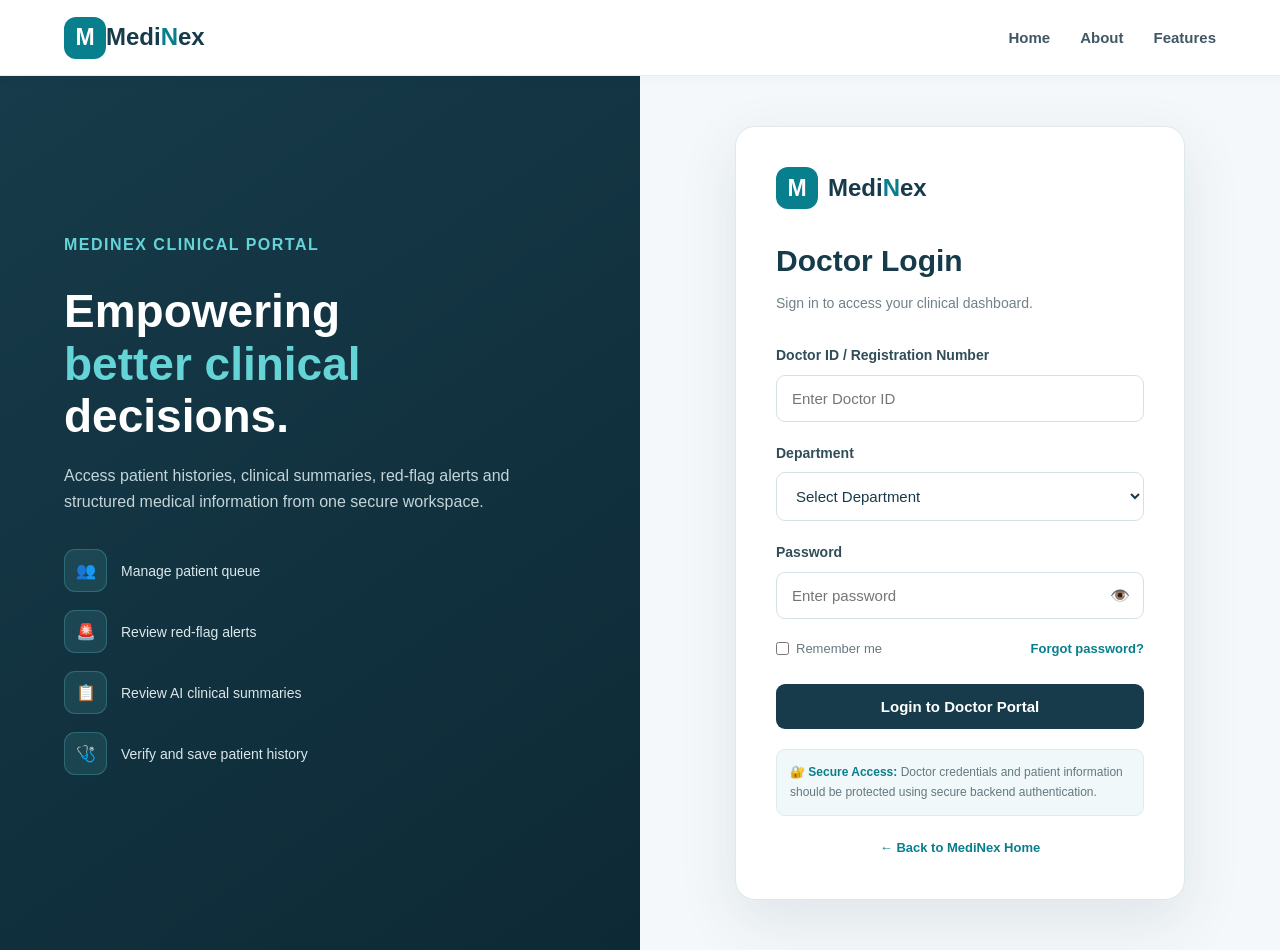
<file: doctor-login.html>
<!DOCTYPE html>
<html lang="en">

<head>
    <meta charset="UTF-8">
    <meta name="viewport" content="width=device-width, initial-scale=1.0">

    <title>Doctor Login | MediNex</title>

    <link rel="stylesheet" href="style.css">

    <style>
        /* ================= DOCTOR LOGIN ================= */

        .doctor-login-page {
            min-height: calc(100vh - 76px);
            display: grid;
            grid-template-columns: 1fr 1fr;
            background: #f5f8fa;
        }

        /* LEFT */

        .doctor-login-left {
            background: linear-gradient(145deg, #173b4a, #0d2935);
            color: white;
            padding: 70px 10%;
            display: flex;
            flex-direction: column;
            justify-content: center;
        }

        .doctor-login-left h1 {
            font-size: 46px;
            line-height: 1.15;
            margin: 15px 0 20px;
        }

        .doctor-login-left h1 span {
            color: #65d4d7;
        }

        .doctor-login-left > p {
            color: #c4d5da;
            max-width: 520px;
            font-size: 16px;
        }

        .doctor-points {
            margin-top: 35px;
        }

        .doctor-point {
            display: flex;
            align-items: center;
            gap: 14px;
            margin-bottom: 18px;
        }

        .doctor-point-icon {
            width: 43px;
            height: 43px;
            border-radius: 11px;
            background: rgba(101, 212, 215, 0.12);
            border: 1px solid rgba(101, 212, 215, 0.25);
            display: flex;
            align-items: center;
            justify-content: center;
        }

        .doctor-point span {
            font-size: 14px;
            color: #d9e7ea;
        }


        /* RIGHT */

        .doctor-login-right {
            display: flex;
            justify-content: center;
            align-items: center;
            padding: 50px 7%;
        }

        .doctor-login-box {
            width: 100%;
            max-width: 450px;
            background: white;
            padding: 40px;
            border-radius: 20px;
            border: 1px solid #dfe8eb;
            box-shadow: 0 20px 60px rgba(23, 59, 74, 0.10);
        }


        /* LOGO */

        .doctor-logo {
            display: flex;
            align-items: center;
            gap: 10px;
            margin-bottom: 28px;
        }

        .doctor-logo strong {
            font-size: 24px;
            color: #173b4a;
        }

        .doctor-logo strong span {
            color: #087f8c;
        }


        .doctor-login-box h2 {
            font-size: 30px;
            color: #173b4a;
            margin-bottom: 7px;
        }

        .doctor-subtitle {
            color: #718189;
            font-size: 14px;
            margin-bottom: 30px;
        }


        /* FORM */

        .doctor-form-group {
            margin-bottom: 20px;
        }

        .doctor-form-group label {
            display: block;
            margin-bottom: 8px;
            font-size: 14px;
            font-weight: 700;
            color: #304d58;
        }

        .doctor-input {
            width: 100%;
            padding: 14px 15px;
            border: 1px solid #d4e2e5;
            border-radius: 9px;
            outline: none;
            font-size: 15px;
            color: #173b4a;
            transition: 0.2s;
        }

        .doctor-input:focus {
            border-color: #087f8c;
            box-shadow: 0 0 0 3px rgba(8, 127, 140, 0.08);
        }


        /* SELECT */

        .doctor-select {
            width: 100%;
            padding: 14px 15px;
            border: 1px solid #d4e2e5;
            border-radius: 9px;
            outline: none;
            background: white;
            color: #173b4a;
            font-size: 15px;
        }

        .doctor-select:focus {
            border-color: #087f8c;
        }


        /* PASSWORD */

        .doctor-password-wrapper {
            position: relative;
        }

        .doctor-password-wrapper input {
            padding-right: 50px;
        }

        .doctor-password-toggle {
            position: absolute;
            right: 14px;
            top: 50%;
            transform: translateY(-50%);
            border: none;
            background: transparent;
            cursor: pointer;
            font-size: 16px;
        }


        /* OPTIONS */

        .doctor-options {
            display: flex;
            justify-content: space-between;
            align-items: center;
            margin-bottom: 25px;
            font-size: 13px;
        }

        .doctor-remember {
            display: flex;
            gap: 7px;
            align-items: center;
            color: #667981;
        }

        .doctor-remember input {
            accent-color: #087f8c;
        }

        .doctor-forgot {
            color: #087f8c;
            font-weight: 700;
        }


        /* LOGIN BUTTON */

        .doctor-login-button {
            width: 100%;
            padding: 14px;
            border: none;
            border-radius: 9px;
            background: #173b4a;
            color: white;
            font-size: 15px;
            font-weight: 700;
            cursor: pointer;
            transition: 0.3s;
        }

        .doctor-login-button:hover {
            background: #0d2935;
        }


        /* SECURITY */

        .security-note {
            margin-top: 20px;
            padding: 13px;
            background: #f1f8f9;
            border: 1px solid #dcecef;
            border-radius: 9px;
            font-size: 12px;
            color: #647980;
        }

        .security-note strong {
            color: #087f8c;
        }


        /* MESSAGE */

        .doctor-message {
            display: none;
            margin-bottom: 18px;
            padding: 12px;
            border-radius: 8px;
            font-size: 13px;
        }

        .doctor-message.error {
            display: block;
            color: #b42318;
            background: #fff1f1;
            border: 1px solid #ffd2d2;
        }

        .doctor-message.success {
            display: block;
            color: #18794e;
            background: #effaf3;
            border: 1px solid #ccebd9;
        }


        /* BACK */

        .doctor-back {
            display: block;
            text-align: center;
            margin-top: 22px;
            color: #087f8c;
            font-size: 13px;
            font-weight: 700;
        }


        /* ================= RESPONSIVE ================= */

        @media (max-width: 850px) {

            .doctor-login-page {
                grid-template-columns: 1fr;
            }

            .doctor-login-left {
                padding: 50px 7%;
            }

            .doctor-login-left h1 {
                font-size: 38px;
            }

            .doctor-points {
                display: grid;
                grid-template-columns: repeat(2, 1fr);
                gap: 10px;
            }

        }


        @media (max-width: 550px) {

            .doctor-login-left {
                padding: 45px 6%;
            }

            .doctor-login-left h1 {
                font-size: 32px;
            }

            .doctor-points {
                grid-template-columns: 1fr;
            }

            .doctor-login-right {
                padding: 35px 5%;
            }

            .doctor-login-box {
                padding: 28px 22px;
            }

            .doctor-login-box h2 {
                font-size: 26px;
            }

        }
    </style>
</head>


<body>


    <!-- ================= HEADER ================= -->

    <header class="header">

        <a href="index.html" class="logo">

            <div class="logo-icon">
                M
            </div>

            <div class="logo-text">
                Medi<span>N</span>ex
            </div>

        </a>


        <nav class="navbar">

            <a href="index.html">
                Home
            </a>

            <a href="index.html#about">
                About
            </a>

            <a href="index.html#features">
                Features
            </a>

        </nav>


        <button class="menu-btn" id="menuBtn">
            ☰
        </button>

    </header>



    <!-- ================= DOCTOR LOGIN ================= -->

    <main class="doctor-login-page">


        <!-- LEFT SIDE -->

        <section class="doctor-login-left">

            <p class="small-heading" style="color:#65d4d7;">
                MEDINEX CLINICAL PORTAL
            </p>

            <h1>
                Empowering
                <br>
                <span>better clinical</span>
                <br>
                decisions.
            </h1>

            <p>
                Access patient histories, clinical summaries,
                red-flag alerts and structured medical
                information from one secure workspace.
            </p>


            <div class="doctor-points">


                <div class="doctor-point">

                    <div class="doctor-point-icon">
                        👥
                    </div>

                    <span>
                        Manage patient queue
                    </span>

                </div>


                <div class="doctor-point">

                    <div class="doctor-point-icon">
                        🚨
                    </div>

                    <span>
                        Review red-flag alerts
                    </span>

                </div>


                <div class="doctor-point">

                    <div class="doctor-point-icon">
                        📋
                    </div>

                    <span>
                        Review AI clinical summaries
                    </span>

                </div>


                <div class="doctor-point">

                    <div class="doctor-point-icon">
                        🩺
                    </div>

                    <span>
                        Verify and save patient history
                    </span>

                </div>


            </div>

        </section>



        <!-- RIGHT SIDE -->

        <section class="doctor-login-right">

            <div class="doctor-login-box">


                <!-- LOGO -->

                <div class="doctor-logo">

                    <div class="logo-icon">
                        M
                    </div>

                    <strong>
                        Medi<span>N</span>ex
                    </strong>

                </div>


                <h2>
                    Doctor Login
                </h2>

                <p class="doctor-subtitle">
                    Sign in to access your clinical dashboard.
                </p>


                <!-- MESSAGE -->

                <div id="doctorMessage"
                    class="doctor-message">
                </div>


                <!-- FORM -->

                <form id="doctorLoginForm">


                    <!-- DOCTOR ID -->

                    <div class="doctor-form-group">

                        <label for="doctorId">
                            Doctor ID / Registration Number
                        </label>

                        <input
                            type="text"
                            id="doctorId"
                            class="doctor-input"
                            placeholder="Enter Doctor ID"
                            autocomplete="username"
                        >

                    </div>


                    <!-- SPECIALIZATION -->

                    <div class="doctor-form-group">

                        <label for="specialization">
                            Department
                        </label>

                        <select
                            id="specialization"
                            class="doctor-select"
                        >

                            <option value="">
                                Select Department
                            </option>

                            <option value="general">
                                General Medicine
                            </option>

                            <option value="ayush">
                                AYUSH
                            </option>

                            <option value="cardiology">
                                Cardiology
                            </option>

                            <option value="pediatrics">
                                Pediatrics
                            </option>

                            <option value="orthopedics">
                                Orthopedics
                            </option>

                            <option value="other">
                                Other
                            </option>

                        </select>

                    </div>


                    <!-- PASSWORD -->

                    <div class="doctor-form-group">

                        <label for="doctorPassword">
                            Password
                        </label>

                        <div class="doctor-password-wrapper">

                            <input
                                type="password"
                                id="doctorPassword"
                                class="doctor-input"
                                placeholder="Enter password"
                                autocomplete="current-password"
                            >

                            <button
                                type="button"
                                id="doctorPasswordToggle"
                                class="doctor-password-toggle"
                            >
                                👁️
                            </button>

                        </div>

                    </div>


                    <!-- OPTIONS -->

                    <div class="doctor-options">

                        <label class="doctor-remember">

                            <input
                                type="checkbox"
                                id="doctorRemember"
                            >

                            Remember me

                        </label>


                        <a
                            href="#"
                            class="doctor-forgot"
                            onclick="alert('Password recovery will be connected with the backend.')"
                        >
                            Forgot password?
                        </a>

                    </div>


                    <!-- LOGIN BUTTON -->

                    <button
                        type="submit"
                        class="doctor-login-button"
                    >
                        Login to Doctor Portal
                    </button>


                </form>


                <!-- SECURITY -->

                <div class="security-note">

                    🔐 <strong>Secure Access:</strong>

                    Doctor credentials and patient
                    information should be protected
                    using secure backend authentication.

                </div>


                <!-- BACK -->

                <a
                    href="index.html"
                    class="doctor-back"
                >
                    ← Back to MediNex Home
                </a>

            </div>

        </section>

    </main>



    <!-- ================= JAVASCRIPT ================= -->

    <script>

        /* ================= PASSWORD TOGGLE ================= */

        const doctorPasswordToggle =
            document.getElementById("doctorPasswordToggle");

        const doctorPassword =
            document.getElementById("doctorPassword");


        doctorPasswordToggle.addEventListener(
            "click",
            function () {

                if (doctorPassword.type === "password") {

                    doctorPassword.type = "text";

                    doctorPasswordToggle.textContent = "🙈";

                } else {

                    doctorPassword.type = "password";

                    doctorPasswordToggle.textContent = "👁️";

                }

            }
        );


        /* ================= LOGIN ================= */

        const doctorLoginForm =
            document.getElementById("doctorLoginForm");

        const doctorMessage =
            document.getElementById("doctorMessage");


        doctorLoginForm.addEventListener(
            "submit",
            function (event) {

                event.preventDefault();


                const doctorId =
                    document.getElementById("doctorId")
                    .value
                    .trim();

                const department =
                    document.getElementById("specialization")
                    .value;

                const password =
                    document.getElementById("doctorPassword")
                    .value
                    .trim();


                /* VALIDATION */

                if (
                    doctorId === "" ||
                    department === "" ||
                    password === ""
                ) {

                    doctorMessage.className =
                        "doctor-message error";

                    doctorMessage.textContent =
                        "Please enter Doctor ID, department and password.";

                    return;

                }


                /* SAVE DEMO SESSION */

                localStorage.setItem(
                    "medinexDoctorId",
                    doctorId
                );

                localStorage.setItem(
                    "medinexDepartment",
                    department
                );

                localStorage.setItem(
                    "medinexDoctorLoggedIn",
                    "true"
                );


                /* SUCCESS */

                doctorMessage.className =
                    "doctor-message success";

                doctorMessage.textContent =
                    "Login successful! Opening doctor dashboard...";


                /* REDIRECT */

                setTimeout(
                    function () {

                        window.location.href =
                            "doctor-dashboard.html";

                    },
                    900
                );

            }
        );


        /* ================= MOBILE MENU ================= */

        const menuBtn =
            document.getElementById("menuBtn");

        const navbar =
            document.querySelector(".navbar");


        if (menuBtn && navbar) {

            menuBtn.addEventListener(
                "click",
                function () {

                    navbar.classList.toggle("active");

                    menuBtn.textContent =
                        navbar.classList.contains("active")
                            ? "✕"
                            : "☰";

                }
            );

        }

    </script>

</body>

</html>
</file>
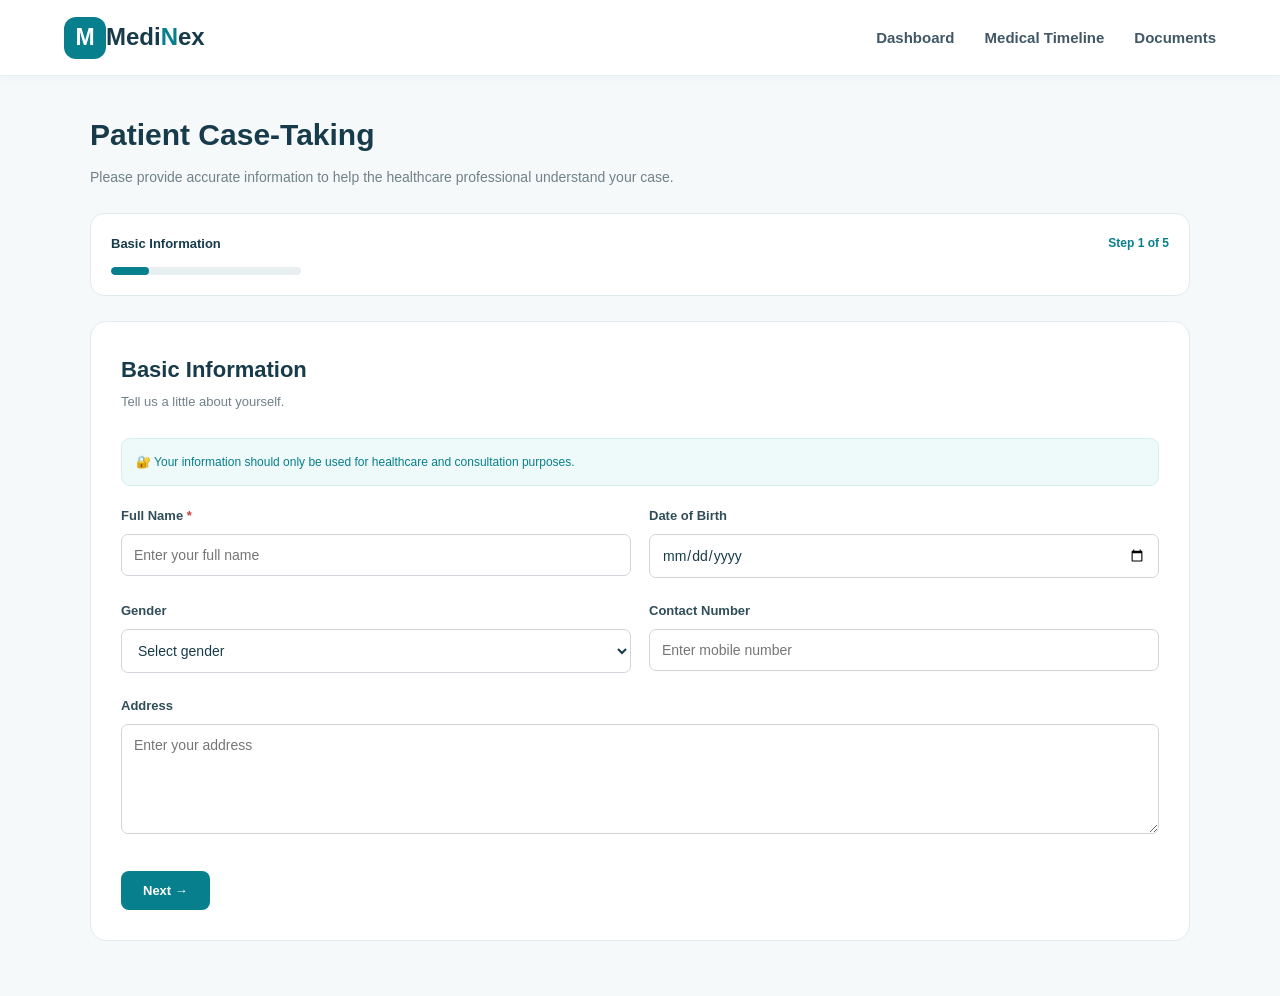
<file: intake.html>
<!DOCTYPE html>
<html lang="en">

<head>
    <meta charset="UTF-8">
    <meta name="viewport" content="width=device-width, initial-scale=1.0">

    <title>Patient Case Taking | MediNex</title>

    <link rel="stylesheet" href="style.css">

    <style>

        /* ================= PAGE ================= */

        .intake-page {
            min-height: calc(100vh - 76px);
            background: #f5f9fa;
            padding: 35px 5%;
        }

        .intake-container {
            max-width: 1100px;
            margin: auto;
        }


        /* ================= HEADER ================= */

        .intake-header {
            margin-bottom: 25px;
        }

        .intake-header h1 {
            color: #173b4a;
            font-size: 30px;
            margin-bottom: 7px;
        }

        .intake-header p {
            color: #718189;
            font-size: 14px;
        }


        /* ================= PROGRESS ================= */

        .progress-box {
            background: white;
            border: 1px solid #e1eaec;
            border-radius: 14px;
            padding: 20px;
            margin-bottom: 25px;
        }

        .progress-top {
            display: flex;
            justify-content: space-between;
            margin-bottom: 10px;
        }

        .progress-top strong {
            color: #173b4a;
            font-size: 13px;
        }

        .progress-top span {
            color: #087f8c;
            font-size: 12px;
            font-weight: 700;
        }

        .progress-bar {
            height: 8px;
            background: #e7eff1;
            border-radius: 20px;
            overflow: hidden;
        }

        .progress-fill {
            width: 20%;
            height: 100%;
            background: #087f8c;
            border-radius: 20px;
            transition: 0.3s;
        }


        /* ================= FORM CARD ================= */

        .intake-card {
            background: white;
            border: 1px solid #e1eaec;
            border-radius: 16px;
            padding: 30px;
            margin-bottom: 20px;
        }

        .step {
            display: none;
        }

        .step.active {
            display: block;
        }

        .step-title {
            margin-bottom: 25px;
        }

        .step-title h2 {
            color: #173b4a;
            font-size: 22px;
            margin-bottom: 5px;
        }

        .step-title p {
            color: #718189;
            font-size: 13px;
        }


        /* ================= FORM ================= */

        .form-grid {
            display: grid;
            grid-template-columns: repeat(2, 1fr);
            gap: 18px;
        }

        .form-group {
            margin-bottom: 5px;
        }

        .form-group.full {
            grid-column: 1 / -1;
        }

        .form-group label {
            display: block;
            color: #304d58;
            font-size: 13px;
            font-weight: 700;
            margin-bottom: 7px;
        }

        .required {
            color: #c83c3c;
        }

        input,
        select,
        textarea {
            width: 100%;
            border: 1px solid #d4e2e5;
            border-radius: 9px;
            padding: 13px;
            outline: none;
            font-family: inherit;
            font-size: 14px;
            color: #173b4a;
            background: white;
        }

        textarea {
            min-height: 110px;
            resize: vertical;
        }

        input:focus,
        select:focus,
        textarea:focus {
            border-color: #087f8c;
            box-shadow: 0 0 0 3px rgba(8,127,140,0.08);
        }


        /* ================= CHECKBOXES ================= */

        .checkbox-grid {
            display: grid;
            grid-template-columns: repeat(2, 1fr);
            gap: 10px;
        }

        .check-item {
            display: flex;
            align-items: center;
            gap: 9px;
            border: 1px solid #e1eaec;
            padding: 12px;
            border-radius: 9px;
            cursor: pointer;
        }

        .check-item:hover {
            background: #f5fbfb;
        }

        .check-item input {
            width: auto;
            accent-color: #087f8c;
        }

        .check-item span {
            font-size: 13px;
            color: #536a72;
        }


        /* ================= RADIO ================= */

        .radio-group {
            display: flex;
            gap: 20px;
            flex-wrap: wrap;
        }

        .radio-item {
            display: flex;
            align-items: center;
            gap: 7px;
            font-size: 13px;
            color: #536a72;
        }

        .radio-item input {
            width: auto;
            accent-color: #087f8c;
        }


        /* ================= INFO ================= */

        .info-box {
            padding: 14px;
            background: #eef9f9;
            border: 1px solid #d7eeee;
            border-radius: 9px;
            color: #087f8c;
            font-size: 12px;
            margin-bottom: 20px;
            line-height: 1.5;
        }

        .warning-box {
            padding: 14px;
            background: #fff8e8;
            border: 1px solid #f2dfb2;
            border-radius: 9px;
            color: #8b6508;
            font-size: 12px;
            margin-top: 20px;
        }


        /* ================= BUTTONS ================= */

        .form-buttons {
            display: flex;
            justify-content: space-between;
            margin-top: 25px;
            gap: 12px;
        }

        .form-btn {
            padding: 12px 22px;
            border-radius: 8px;
            border: none;
            cursor: pointer;
            font-weight: 700;
            font-size: 13px;
        }

        .prev-btn {
            background: #eef3f4;
            color: #536a72;
        }

        .next-btn,
        .submit-btn {
            background: #087f8c;
            color: white;
        }

        .next-btn:hover,
        .submit-btn:hover {
            background: #066b76;
        }


        /* ================= REVIEW ================= */

        .review-section {
            background: #f7fafb;
            border-radius: 10px;
            padding: 16px;
            margin-bottom: 12px;
        }

        .review-section h3 {
            font-size: 14px;
            color: #173b4a;
            margin-bottom: 8px;
        }

        .review-section p {
            color: #718189;
            font-size: 12px;
            line-height: 1.6;
        }


        /* ================= SUCCESS ================= */

        .success-screen {
            display: none;
            text-align: center;
            padding: 50px 20px;
        }

        .success-icon {
            width: 70px;
            height: 70px;
            border-radius: 50%;
            background: #eaf8f0;
            color: #18794e;
            display: flex;
            align-items: center;
            justify-content: center;
            font-size: 32px;
            margin: 0 auto 20px;
        }

        .success-screen h2 {
            color: #173b4a;
            margin-bottom: 8px;
        }

        .success-screen p {
            color: #718189;
            font-size: 13px;
            margin-bottom: 25px;
        }


        /* ================= RESPONSIVE ================= */

        @media (max-width: 700px) {

            .intake-page {
                padding: 25px 4%;
            }

            .intake-card {
                padding: 22px 18px;
            }

            .form-grid {
                grid-template-columns: 1fr;
            }

            .form-group.full {
                grid-column: auto;
            }

            .checkbox-grid {
                grid-template-columns: 1fr;
            }

            .intake-header h1 {
                font-size: 25px;
            }

        }

    </style>
</head>


<body>


    <!-- ================= HEADER ================= -->

    <header class="header">

        <a href="index.html" class="logo">

            <div class="logo-icon">
                M
            </div>

            <div class="logo-text">
                Medi<span>N</span>ex
            </div>

        </a>


        <nav class="navbar">

            <a href="patient-dashboard.html">
                Dashboard
            </a>

            <a href="timeline.html">
                Medical Timeline
            </a>

            <a href="upload.html">
                Documents
            </a>

        </nav>


        <button class="menu-btn" id="menuBtn">
            ☰
        </button>

    </header>



    <!-- ================= PAGE ================= -->

    <main class="intake-page">

        <div class="intake-container">


            <!-- HEADER -->

            <div class="intake-header">

                <h1>
                    Patient Case-Taking
                </h1>

                <p>
                    Please provide accurate information to help
                    the healthcare professional understand your case.
                </p>

            </div>



            <!-- PROGRESS -->

            <div class="progress-box">

                <div class="progress-top">

                    <strong id="stepName">
                        Basic Information
                    </strong>

                    <span id="stepNumber">
                        Step 1 of 5
                    </span>

                </div>

                <div class="progress-bar">

                    <div
                        class="progress-fill"
                        id="progressFill"
                    ></div>

                </div>

            </div>



            <!-- FORM CARD -->

            <div class="intake-card">


                <form id="intakeForm">


                    <!-- ================= STEP 1 ================= -->

                    <div class="step active">

                        <div class="step-title">

                            <h2>
                                Basic Information
                            </h2>

                            <p>
                                Tell us a little about yourself.
                            </p>

                        </div>


                        <div class="info-box">

                            🔐 Your information should only be used
                            for healthcare and consultation purposes.

                        </div>


                        <div class="form-grid">


                            <div class="form-group">

                                <label>
                                    Full Name <span class="required">*</span>
                                </label>

                                <input
                                    type="text"
                                    id="fullName"
                                    placeholder="Enter your full name"
                                    required
                                >

                            </div>


                            <div class="form-group">

                                <label>
                                    Date of Birth
                                </label>

                                <input
                                    type="date"
                                    id="dob"
                                >

                            </div>


                            <div class="form-group">

                                <label>
                                    Gender
                                </label>

                                <select id="gender">

                                    <option value="">
                                        Select gender
                                    </option>

                                    <option>
                                        Male
                                    </option>

                                    <option>
                                        Female
                                    </option>

                                    <option>
                                        Other
                                    </option>

                                    <option>
                                        Prefer not to say
                                    </option>

                                </select>

                            </div>


                            <div class="form-group">

                                <label>
                                    Contact Number
                                </label>

                                <input
                                    type="tel"
                                    id="phone"
                                    placeholder="Enter mobile number"
                                >

                            </div>


                            <div class="form-group full">

                                <label>
                                    Address
                                </label>

                                <textarea
                                    id="address"
                                    placeholder="Enter your address"
                                ></textarea>

                            </div>


                        </div>

                    </div>



                    <!-- ================= STEP 2 ================= -->

                    <div class="step">

                        <div class="step-title">

                            <h2>
                                Current Symptoms
                            </h2>

                            <p>
                                Describe what you are experiencing.
                            </p>

                        </div>


                        <div class="form-grid">


                            <div class="form-group full">

                                <label>
                                    Main Complaint / Symptoms
                                    <span class="required">*</span>
                                </label>

                                <textarea
                                    id="symptoms"
                                    placeholder="Example: headache, fever, cough, fatigue..."
                                    required
                                ></textarea>

                            </div>


                            <div class="form-group">

                                <label>
                                    When did the symptoms start?
                                </label>

                                <input
                                    type="text"
                                    id="duration"
                                    placeholder="Example: 3 days ago"
                                >

                            </div>


                            <div class="form-group">

                                <label>
                                    Severity
                                </label>

                                <select id="severity">

                                    <option value="">
                                        Select severity
                                    </option>

                                    <option>
                                        Mild
                                    </option>

                                    <option>
                                        Moderate
                                    </option>

                                    <option>
                                        Severe
                                    </option>

                                </select>

                            </div>


                            <div class="form-group full">

                                <label>
                                    Associated Symptoms
                                </label>

                                <div class="checkbox-grid">

                                    <label class="check-item">
                                        <input
                                            type="checkbox"
                                            value="Fever"
                                            name="associatedSymptoms"
                                        >
                                        <span>Fever</span>
                                    </label>

                                    <label class="check-item">
                                        <input
                                            type="checkbox"
                                            value="Headache"
                                            name="associatedSymptoms"
                                        >
                                        <span>Headache</span>
                                    </label>

                                    <label class="check-item">
                                        <input
                                            type="checkbox"
                                            value="Cough"
                                            name="associatedSymptoms"
                                        >
                                        <span>Cough</span>
                                    </label>

                                    <label class="check-item">
                                        <input
                                            type="checkbox"
                                            value="Fatigue"
                                            name="associatedSymptoms"
                                        >
                                        <span>Fatigue</span>
                                    </label>

                                    <label class="check-item">
                                        <input
                                            type="checkbox"
                                            value="Nausea"
                                            name="associatedSymptoms"
                                        >
                                        <span>Nausea</span>
                                    </label>

                                    <label class="check-item">
                                        <input
                                            type="checkbox"
                                            value="Dizziness"
                                            name="associatedSymptoms"
                                        >
                                        <span>Dizziness</span>
                                    </label>

                                </div>

                            </div>


                            <div class="form-group full">

                                <label>
                                    Anything else you want the doctor to know?
                                </label>

                                <textarea
                                    id="additionalSymptoms"
                                    placeholder="Additional information..."
                                ></textarea>

                            </div>

                        </div>

                    </div>



                    <!-- ================= STEP 3 ================= -->

                    <div class="step">

                        <div class="step-title">

                            <h2>
                                Medical History
                            </h2>

                            <p>
                                Tell us about your previous health conditions.
                            </p>

                        </div>


                        <div class="form-grid">


                            <div class="form-group full">

                                <label>
                                    Existing Medical Conditions
                                </label>

                                <div class="checkbox-grid">

                                    <label class="check-item">
                                        <input
                                            type="checkbox"
                                            name="conditions"
                                            value="Diabetes"
                                        >
                                        <span>Diabetes</span>
                                    </label>

                                    <label class="check-item">
                                        <input
                                            type="checkbox"
                                            name="conditions"
                                            value="Hypertension"
                                        >
                                        <span>Hypertension</span>
                                    </label>

                                    <label class="check-item">
                                        <input
                                            type="checkbox"
                                            name="conditions"
                                            value="Asthma"
                                        >
                                        <span>Asthma</span>
                                    </label>

                                    <label class="check-item">
                                        <input
                                            type="checkbox"
                                            name="conditions"
                                            value="Heart Disease"
                                        >
                                        <span>Heart Disease</span>
                                    </label>

                                    <label class="check-item">
                                        <input
                                            type="checkbox"
                                            name="conditions"
                                            value="Thyroid"
                                        >
                                        <span>Thyroid</span>
                                    </label>

                                    <label class="check-item">
                                        <input
                                            type="checkbox"
                                            name="conditions"
                                            value="None"
                                        >
                                        <span>None</span>
                                    </label>

                                </div>

                            </div>


                            <div class="form-group full">

                                <label>
                                    Previous Surgeries / Hospitalizations
                                </label>

                                <textarea
                                    id="surgeries"
                                    placeholder="Mention previous surgeries or hospitalizations..."
                                ></textarea>

                            </div>


                            <div class="form-group">

                                <label>
                                    Allergies
                                </label>

                                <input
                                    type="text"
                                    id="allergies"
                                    placeholder="Medicine / food / other allergies"
                                >

                            </div>


                            <div class="form-group">

                                <label>
                                    Blood Group
                                </label>

                                <select id="bloodGroup">

                                    <option value="">
                                        Select blood group
                                    </option>

                                    <option>A+</option>
                                    <option>A-</option>
                                    <option>B+</option>
                                    <option>B-</option>
                                    <option>AB+</option>
                                    <option>AB-</option>
                                    <option>O+</option>
                                    <option>O-</option>

                                </select>

                            </div>

                        </div>

                    </div>



                    <!-- ================= STEP 4 ================= -->

                    <div class="step">

                        <div class="step-title">

                            <h2>
                                Medicines & Family History
                            </h2>

                            <p>
                                Provide information about medicines
                                and relevant family health history.
                            </p>

                        </div>


                        <div class="form-grid">


                            <div class="form-group full">

                                <label>
                                    Current Medicines
                                </label>

                                <textarea
                                    id="medicines"
                                    placeholder="Medicine name, dose and frequency..."
                                ></textarea>

                            </div>


                            <div class="form-group full">

                                <label>
                                    Family History
                                </label>

                                <textarea
                                    id="familyHistory"
                                    placeholder="Mention relevant family medical history..."
                                ></textarea>

                            </div>


                            <div class="form-group">

                                <label>
                                    Smoking
                                </label>

                                <div class="radio-group">

                                    <label class="radio-item">

                                        <input
                                            type="radio"
                                            name="smoking"
                                            value="Yes"
                                        >

                                        Yes

                                    </label>

                                    <label class="radio-item">

                                        <input
                                            type="radio"
                                            name="smoking"
                                            value="No"
                                        >

                                        No

                                    </label>

                                </div>

                            </div>


                            <div class="form-group">

                                <label>
                                    Physical Activity
                                </label>

                                <select id="activity">

                                    <option value="">
                                        Select activity level
                                    </option>

                                    <option>
                                        Low
                                    </option>

                                    <option>
                                        Moderate
                                    </option>

                                    <option>
                                        High
                                    </option>

                                </select>

                            </div>


                            <div class="form-group full">

                                <label>
                                    Additional Notes
                                </label>

                                <textarea
                                    id="additionalNotes"
                                    placeholder="Any other information..."
                                ></textarea>

                            </div>

                        </div>

                    </div>



                    <!-- ================= STEP 5 ================= -->

                    <div class="step">

                        <div class="step-title">

                            <h2>
                                Review & Submit
                            </h2>

                            <p>
                                Please review the information before submitting.
                            </p>

                        </div>


                        <div class="warning-box">

                            ⚠️ Please ensure the information provided
                            is accurate. This information will be
                            available to the authorized healthcare
                            professional for consultation.

                        </div>


                        <div
                            id="reviewData"
                            style="margin-top:20px;"
                        ></div>


                        <div class="form-group"
                            style="margin-top:20px;">

                            <label class="check-item">

                                <input
                                    type="checkbox"
                                    id="consent"
                                >

                                <span>
                                    I confirm that the information
                                    provided is accurate and I consent
                                    to sharing this case with the
                                    authorized healthcare professional.
                                </span>

                            </label>

                        </div>

                    </div>



                    <!-- ================= BUTTONS ================= -->

                    <div class="form-buttons">

                        <button
                            type="button"
                            class="form-btn prev-btn"
                            id="prevBtn"
                            onclick="previousStep()"
                            style="display:none;"
                        >
                            ← Previous
                        </button>


                        <button
                            type="button"
                            class="form-btn next-btn"
                            id="nextBtn"
                            onclick="nextStep()"
                        >
                            Next →
                        </button>


                        <button
                            type="button"
                            class="form-btn submit-btn"
                            id="submitBtn"
                            onclick="submitCase()"
                            style="display:none;"
                        >
                            Submit Case ✓
                        </button>

                    </div>


                </form>



                <!-- ================= SUCCESS ================= -->

                <div
                    class="success-screen"
                    id="successScreen"
                >

                    <div class="success-icon">
                        ✓
                    </div>

                    <h2>
                        Case Submitted Successfully
                    </h2>

                    <p>
                        Your case information has been recorded
                        and is ready for review by an authorized
                        healthcare professional.
                    </p>

                    <button
                        class="form-btn next-btn"
                        onclick="goToDashboard()"
                    >
                        Go to Dashboard
                    </button>

                </div>

            </div>

        </div>

    </main>



    <!-- ================= JAVASCRIPT ================= -->

    <script>

        let currentStep = 0;

        const steps =
            document.querySelectorAll(".step");

        const progressFill =
            document.getElementById("progressFill");

        const stepName =
            document.getElementById("stepName");

        const stepNumber =
            document.getElementById("stepNumber");

        const prevBtn =
            document.getElementById("prevBtn");

        const nextBtn =
            document.getElementById("nextBtn");

        const submitBtn =
            document.getElementById("submitBtn");


        const stepNames = [

            "Basic Information",
            "Current Symptoms",
            "Medical History",
            "Medicines & Family History",
            "Review & Submit"

        ];


        /* ================= SHOW STEP ================= */

        function showStep(step) {

            steps.forEach(function(item, index) {

                item.classList.toggle(
                    "active",
                    index === step
                );

            });


            const percentage =
                ((step + 1) / steps.length) * 100;

            progressFill.style.width =
                percentage + "%";


            stepName.textContent =
                stepNames[step];

            stepNumber.textContent =
                "Step " + (step + 1) +
                " of " + steps.length;


            prevBtn.style.display =
                step === 0 ? "none" : "block";


            nextBtn.style.display =
                step === steps.length - 1
                    ? "none"
                    : "block";


            submitBtn.style.display =
                step === steps.length - 1
                    ? "block"
                    : "none";


            if (step === steps.length - 1) {

                generateReview();

            }

            window.scrollTo({
                top: 0,
                behavior: "smooth"
            });

        }


        /* ================= VALIDATION ================= */

        function validateCurrentStep() {

            const current =
                steps[currentStep];

            const requiredFields =
                current.querySelectorAll(
                    "input[required], textarea[required]"
                );


            for (const field of requiredFields) {

                if (!field.value.trim()) {

                    alert(
                        "Please fill all required fields."
                    );

                    field.focus();

                    return false;

                }

            }

            return true;

        }


        /* ================= NEXT ================= */

        function nextStep() {

            if (!validateCurrentStep()) {
                return;
            }


            if (currentStep < steps.length - 1) {

                currentStep++;

                showStep(currentStep);

            }

        }


        /* ================= PREVIOUS ================= */

        function previousStep() {

            if (currentStep > 0) {

                currentStep--;

                showStep(currentStep);

            }

        }


        /* ================= GET CHECKED ================= */

        function getChecked(name) {

            const checked =
                document.querySelectorAll(
                    `input[name="${name}"]:checked`
                );

            return Array.from(checked)
                .map(item => item.value)
                .join(", ") || "None recorded";

        }


        /* ================= REVIEW ================= */

        function generateReview() {

            const review =
                document.getElementById("reviewData");


            review.innerHTML = `

                <div class="review-section">

                    <h3>
                        Basic Information
                    </h3>

                    <p>
                        <strong>Name:</strong>
                        ${document.getElementById("fullName").value || "Not provided"}
                        <br>

                        <strong>Gender:</strong>
                        ${document.getElementById("gender").value || "Not provided"}
                        <br>

                        <strong>Contact:</strong>
                        ${document.getElementById("phone").value || "Not provided"}
                    </p>

                </div>


                <div class="review-section">

                    <h3>
                        Current Symptoms
                    </h3>

                    <p>
                        <strong>Main Symptoms:</strong>
                        ${document.getElementById("symptoms").value || "Not provided"}
                        <br>

                        <strong>Duration:</strong>
                        ${document.getElementById("duration").value || "Not provided"}
                        <br>

                        <strong>Severity:</strong>
                        ${document.getElementById("severity").value || "Not provided"}
                        <br>

                        <strong>Associated Symptoms:</strong>
                        ${getChecked("associatedSymptoms")}
                    </p>

                </div>


                <div class="review-section">

                    <h3>
                        Medical History
                    </h3>

                    <p>
                        <strong>Conditions:</strong>
                        ${getChecked("conditions")}
                        <br>

                        <strong>Allergies:</strong>
                        ${document.getElementById("allergies").value || "None recorded"}
                        <br>

                        <strong>Blood Group:</strong>
                        ${document.getElementById("bloodGroup").value || "Not provided"}
                    </p>

                </div>


                <div class="review-section">

                    <h3>
                        Medicines & Family History
                    </h3>

                    <p>
                        <strong>Medicines:</strong>
                        ${document.getElementById("medicines").value || "None recorded"}
                        <br>

                        <strong>Family History:</strong>
                        ${document.getElementById("familyHistory").value || "None recorded"}
                    </p>

                </div>

            `;

        }


        /* ================= SUBMIT ================= */

        function submitCase() {

            const consent =
                document.getElementById("consent");


            if (!consent.checked) {

                alert(
                    "Please provide consent before submitting the case."
                );

                return;

            }


            const caseData = {

                patientName:
                    document.getElementById("fullName").value,

                dob:
                    document.getElementById("dob").value,

                gender:
                    document.getElementById("gender").value,

                phone:
                    document.getElementById("phone").value,

                symptoms:
                    document.getElementById("symptoms").value,

                duration:
                    document.getElementById("duration").value,

                severity:
                    document.getElementById("severity").value,

                associatedSymptoms:
                    getChecked("associatedSymptoms"),

                conditions:
                    getChecked("conditions"),

                allergies:
                    document.getElementById("allergies").value,

                bloodGroup:
                    document.getElementById("bloodGroup").value,

                medicines:
                    document.getElementById("medicines").value,

                familyHistory:
                    document.getElementById("familyHistory").value,

                submittedAt:
                    new Date().toISOString()

            };


            localStorage.setItem(
                "medinexCaseData",
                JSON.stringify(caseData)
            );


            document.getElementById(
                "intakeForm"
            ).style.display = "none";


            document.querySelector(
                ".form-buttons"
            ).style.display = "none";


            document.getElementById(
                "successScreen"
            ).style.display = "block";


            window.scrollTo({
                top: 0,
                behavior: "smooth"
            });

        }


        /* ================= DASHBOARD ================= */

        function goToDashboard() {

            window.location.href =
                "patient-dashboard.html";

        }


        /* ================= MOBILE MENU ================= */

        const menuBtn =
            document.getElementById("menuBtn");

        const navbar =
            document.querySelector(".navbar");


        if (menuBtn && navbar) {

            menuBtn.addEventListener(
                "click",
                function() {

                    navbar.classList.toggle(
                        "active"
                    );

                    menuBtn.textContent =
                        navbar.classList.contains("active")
                            ? "✕"
                            : "☰";

                }
            );

        }


        /* INITIAL */

        showStep(0);

    </script>

</body>

</html>
</file>
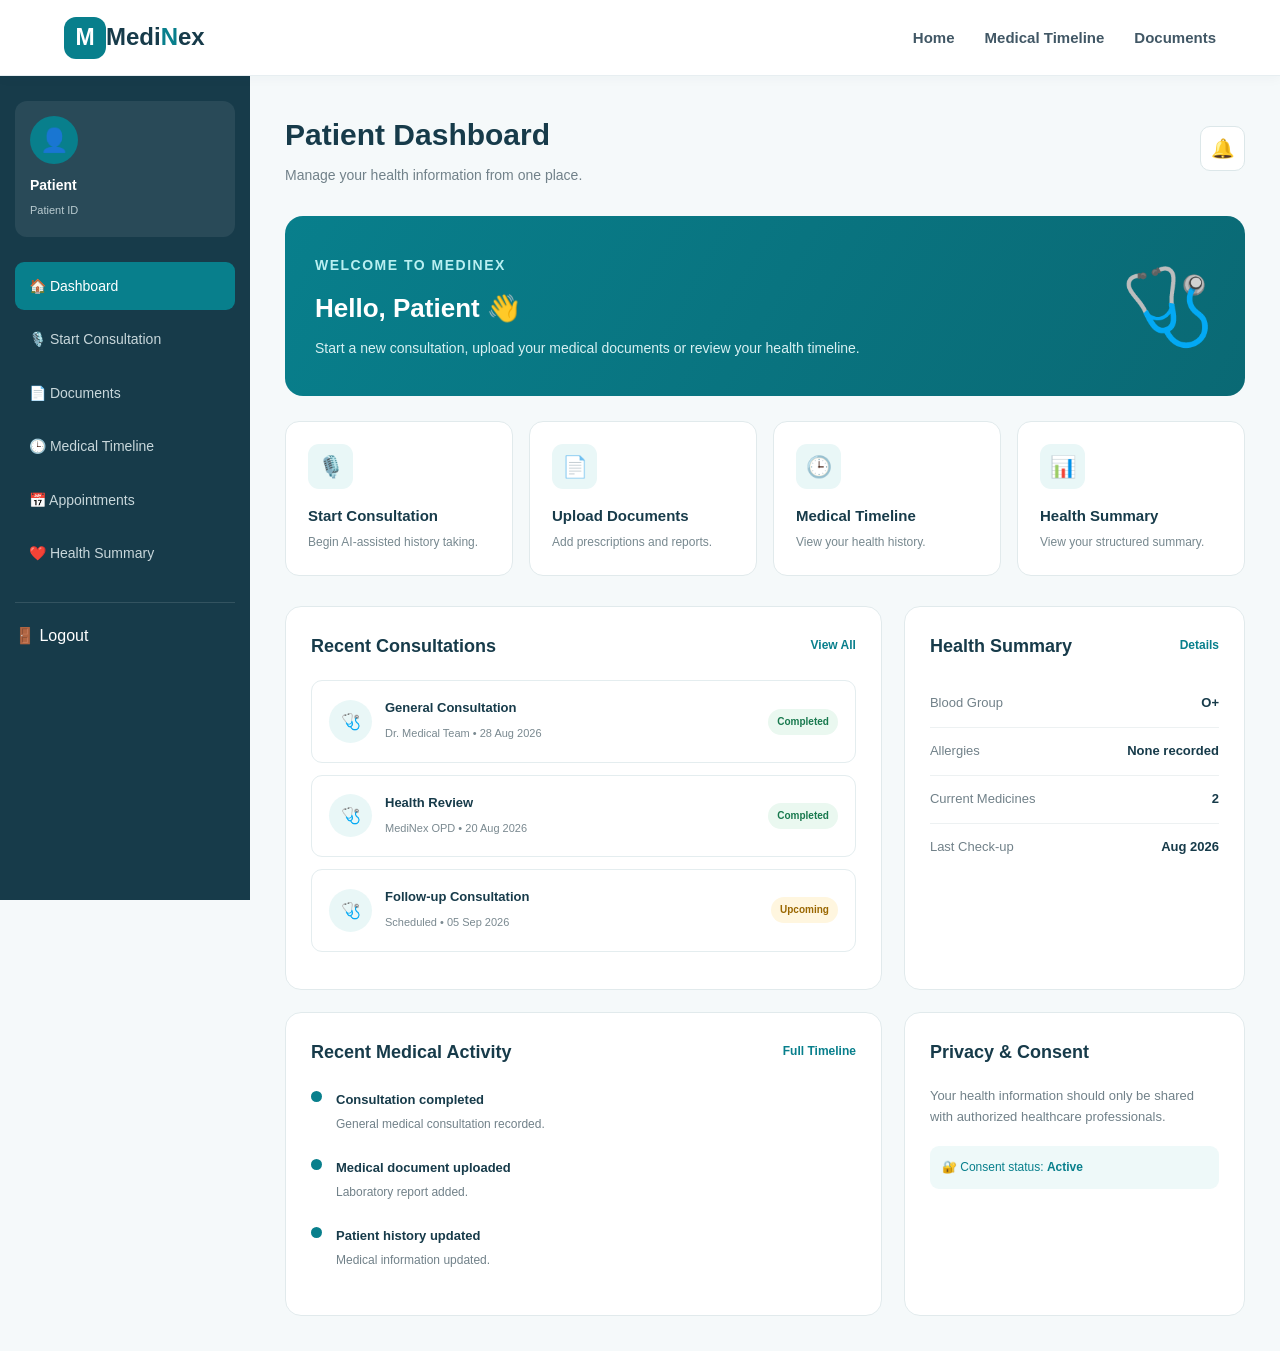
<file: patient-dashboard.html>
<!DOCTYPE html>
<html lang="en">

<head>
    <meta charset="UTF-8">
    <meta name="viewport" content="width=device-width, initial-scale=1.0">

    <title>Patient Dashboard | MediNex</title>

    <link rel="stylesheet" href="style.css">

    <style>
        /* ================= DASHBOARD ================= */

        .dashboard-page {
            min-height: calc(100vh - 76px);
            background: #f5f9fa;
            display: flex;
        }

        /* ================= SIDEBAR ================= */

        .dashboard-sidebar {
            width: 250px;
            background: #173b4a;
            color: white;
            min-height: calc(100vh - 76px);
            padding: 25px 15px;
            position: sticky;
            top: 76px;
            align-self: flex-start;
        }

        .sidebar-user {
            padding: 15px;
            background: rgba(255,255,255,0.08);
            border-radius: 12px;
            margin-bottom: 25px;
        }

        .sidebar-avatar {
            width: 48px;
            height: 48px;
            background: #087f8c;
            border-radius: 50%;
            display: flex;
            align-items: center;
            justify-content: center;
            font-size: 23px;
            margin-bottom: 10px;
        }

        .sidebar-user strong {
            display: block;
            font-size: 14px;
        }

        .sidebar-user small {
            color: #b9cbd0;
            font-size: 11px;
        }

        .sidebar-menu {
            display: flex;
            flex-direction: column;
            gap: 5px;
        }

        .sidebar-menu a {
            color: #c8d7db;
            padding: 13px 14px;
            border-radius: 9px;
            font-size: 14px;
            display: flex;
            align-items: center;
            gap: 12px;
            transition: 0.2s;
        }

        .sidebar-menu a:hover,
        .sidebar-menu a.active {
            background: #087f8c;
            color: white;
        }

        .sidebar-logout {
            margin-top: 25px;
            border-top: 1px solid rgba(255,255,255,0.12);
            padding-top: 20px;
        }


        /* ================= MAIN ================= */

        .dashboard-main {
            flex: 1;
            padding: 35px;
            max-width: 1500px;
        }

        .dashboard-top {
            display: flex;
            justify-content: space-between;
            align-items: center;
            gap: 20px;
            margin-bottom: 30px;
        }

        .dashboard-top h1 {
            color: #173b4a;
            font-size: 30px;
            margin-bottom: 5px;
        }

        .dashboard-top p {
            color: #718189;
            font-size: 14px;
        }

        .notification-btn {
            width: 45px;
            height: 45px;
            border-radius: 10px;
            border: 1px solid #dce7e9;
            background: white;
            cursor: pointer;
            font-size: 19px;
        }


        /* ================= WELCOME ================= */

        .welcome-card {
            background: linear-gradient(120deg, #087f8c, #0a6974);
            color: white;
            padding: 30px;
            border-radius: 18px;
            display: flex;
            justify-content: space-between;
            align-items: center;
            gap: 25px;
            margin-bottom: 25px;
        }

        .welcome-card h2 {
            font-size: 26px;
            margin-bottom: 7px;
        }

        .welcome-card p {
            color: #d8f0f2;
            font-size: 14px;
            max-width: 600px;
        }

        .welcome-icon {
            font-size: 75px;
        }


        /* ================= QUICK ACTIONS ================= */

        .quick-actions {
            display: grid;
            grid-template-columns: repeat(4, 1fr);
            gap: 16px;
            margin-bottom: 30px;
        }

        .quick-card {
            background: white;
            border: 1px solid #e1eaec;
            border-radius: 14px;
            padding: 22px;
            transition: 0.2s;
        }

        .quick-card:hover {
            transform: translateY(-4px);
            box-shadow: 0 12px 30px rgba(23,59,74,0.08);
        }

        .quick-icon {
            width: 45px;
            height: 45px;
            border-radius: 11px;
            background: #e9f7f7;
            display: flex;
            align-items: center;
            justify-content: center;
            font-size: 21px;
            margin-bottom: 15px;
        }

        .quick-card h3 {
            font-size: 15px;
            margin-bottom: 5px;
            color: #173b4a;
        }

        .quick-card p {
            font-size: 12px;
            color: #77888f;
        }


        /* ================= CONTENT GRID ================= */

        .content-grid {
            display: grid;
            grid-template-columns: 1.4fr 0.8fr;
            gap: 22px;
        }

        .dashboard-card {
            background: white;
            border: 1px solid #e1eaec;
            border-radius: 16px;
            padding: 25px;
        }

        .card-title {
            display: flex;
            justify-content: space-between;
            align-items: center;
            margin-bottom: 20px;
        }

        .card-title h3 {
            color: #173b4a;
            font-size: 18px;
        }

        .view-link {
            color: #087f8c;
            font-size: 12px;
            font-weight: 700;
        }


        /* ================= CONSULTATION ================= */

        .consultation-item {
            border: 1px solid #e4edef;
            padding: 17px;
            border-radius: 11px;
            margin-bottom: 12px;
            display: flex;
            justify-content: space-between;
            align-items: center;
            gap: 15px;
        }

        .consultation-info {
            display: flex;
            gap: 13px;
            align-items: center;
        }

        .doctor-avatar {
            width: 43px;
            height: 43px;
            background: #e9f7f7;
            border-radius: 50%;
            display: flex;
            align-items: center;
            justify-content: center;
        }

        .consultation-info strong {
            display: block;
            font-size: 13px;
        }

        .consultation-info small {
            color: #7a8990;
            font-size: 11px;
        }

        .status {
            padding: 5px 9px;
            border-radius: 20px;
            font-size: 10px;
            font-weight: 700;
        }

        .status.completed {
            background: #eaf8f0;
            color: #18794e;
        }

        .status.upcoming {
            background: #fff6df;
            color: #9a6700;
        }


        /* ================= HEALTH SUMMARY ================= */

        .health-item {
            display: flex;
            justify-content: space-between;
            padding: 13px 0;
            border-bottom: 1px solid #edf1f2;
        }

        .health-item:last-child {
            border-bottom: none;
        }

        .health-item span:first-child {
            color: #718189;
            font-size: 13px;
        }

        .health-item strong {
            color: #173b4a;
            font-size: 13px;
        }


        /* ================= TIMELINE ================= */

        .timeline-item {
            display: flex;
            gap: 14px;
            margin-bottom: 20px;
        }

        .timeline-dot {
            width: 11px;
            height: 11px;
            background: #087f8c;
            border-radius: 50%;
            margin-top: 5px;
            flex-shrink: 0;
        }

        .timeline-item strong {
            font-size: 13px;
            color: #173b4a;
        }

        .timeline-item p {
            color: #718189;
            font-size: 12px;
            margin-top: 3px;
        }


        /* ================= MOBILE SIDEBAR ================= */

        .dashboard-mobile-menu {
            display: none;
        }


        /* ================= RESPONSIVE ================= */

        @media (max-width: 1100px) {

            .dashboard-sidebar {
                width: 220px;
            }

            .quick-actions {
                grid-template-columns: repeat(2, 1fr);
            }

            .content-grid {
                grid-template-columns: 1fr;
            }
        }


        @media (max-width: 800px) {

            .dashboard-page {
                display: block;
            }

            .dashboard-sidebar {
                width: 100%;
                min-height: auto;
                position: static;
                padding: 15px;
            }

            .sidebar-user {
                display: none;
            }

            .sidebar-menu {
                flex-direction: row;
                overflow-x: auto;
            }

            .sidebar-menu a {
                white-space: nowrap;
            }

            .sidebar-logout {
                display: none;
            }

            .dashboard-main {
                padding: 25px 5%;
            }

            .welcome-card {
                padding: 24px;
            }

            .welcome-icon {
                font-size: 50px;
            }
        }


        @media (max-width: 550px) {

            .dashboard-top h1 {
                font-size: 25px;
            }

            .quick-actions {
                grid-template-columns: 1fr;
            }

            .welcome-card {
                flex-direction: column;
                align-items: flex-start;
            }

            .welcome-icon {
                display: none;
            }

            .consultation-item {
                align-items: flex-start;
                flex-direction: column;
            }
        }
    </style>
</head>


<body>

    <!-- ================= HEADER ================= -->

    <header class="header">

        <a href="index.html" class="logo">

            <div class="logo-icon">
                M
            </div>

            <div class="logo-text">
                Medi<span>N</span>ex
            </div>

        </a>

        <nav class="navbar">

            <a href="index.html">
                Home
            </a>

            <a href="timeline.html">
                Medical Timeline
            </a>

            <a href="upload.html">
                Documents
            </a>

        </nav>

        <button class="menu-btn" id="menuBtn">
            ☰
        </button>

    </header>


    <!-- ================= DASHBOARD ================= -->

    <main class="dashboard-page">


        <!-- ================= SIDEBAR ================= -->

        <aside class="dashboard-sidebar">

            <div class="sidebar-user">

                <div class="sidebar-avatar">
                    👤
                </div>

                <strong id="sidebarPatientName">
                    Patient
                </strong>

                <small id="sidebarPatientId">
                    Patient ID
                </small>

            </div>


            <nav class="sidebar-menu">

                <a href="patient-dashboard.html" class="active">
                    🏠 Dashboard
                </a>

                <a href="intake.html">
                    🎙️ Start Consultation
                </a>

                <a href="upload.html">
                    📄 Documents
                </a>

                <a href="timeline.html">
                    🕒 Medical Timeline
                </a>

                <a href="#appointments">
                    📅 Appointments
                </a>

                <a href="#health">
                    ❤️ Health Summary
                </a>

            </nav>


            <div class="sidebar-logout">

                <a href="#" onclick="logoutPatient()">
                    🚪 Logout
                </a>

            </div>

        </aside>


        <!-- ================= MAIN CONTENT ================= -->

        <section class="dashboard-main">


            <!-- TOP -->

            <div class="dashboard-top">

                <div>

                    <h1>
                        Patient Dashboard
                    </h1>

                    <p>
                        Manage your health information from one place.
                    </p>

                </div>


                <button
                    class="notification-btn"
                    onclick="showNotification()"
                >
                    🔔
                </button>

            </div>


            <!-- WELCOME -->

            <div class="welcome-card">

                <div>

                    <p class="small-heading"
                       style="color:#b9eff1;">
                        WELCOME TO MEDINEX
                    </p>

                    <h2>
                        Hello, <span id="patientName">Patient</span> 👋
                    </h2>

                    <p>
                        Start a new consultation, upload your
                        medical documents or review your health
                        timeline.
                    </p>

                </div>

                <div class="welcome-icon">
                    🩺
                </div>

            </div>


            <!-- QUICK ACTIONS -->

            <div class="quick-actions">


                <a href="intake.html" class="quick-card">

                    <div class="quick-icon">
                        🎙️
                    </div>

                    <h3>
                        Start Consultation
                    </h3>

                    <p>
                        Begin AI-assisted history taking.
                    </p>

                </a>


                <a href="upload.html" class="quick-card">

                    <div class="quick-icon">
                        📄
                    </div>

                    <h3>
                        Upload Documents
                    </h3>

                    <p>
                        Add prescriptions and reports.
                    </p>

                </a>


                <a href="timeline.html" class="quick-card">

                    <div class="quick-icon">
                        🕒
                    </div>

                    <h3>
                        Medical Timeline
                    </h3>

                    <p>
                        View your health history.
                    </p>

                </a>


                <a href="summary.html" class="quick-card">

                    <div class="quick-icon">
                        📊
                    </div>

                    <h3>
                        Health Summary
                    </h3>

                    <p>
                        View your structured summary.
                    </p>

                </a>


            </div>


            <!-- CONTENT -->

            <div class="content-grid">


                <!-- CONSULTATIONS -->

                <div class="dashboard-card">

                    <div class="card-title">

                        <h3>
                            Recent Consultations
                        </h3>

                        <a href="#" class="view-link">
                            View All
                        </a>

                    </div>


                    <div class="consultation-item">

                        <div class="consultation-info">

                            <div class="doctor-avatar">
                                🩺
                            </div>

                            <div>

                                <strong>
                                    General Consultation
                                </strong>

                                <small>
                                    Dr. Medical Team • 28 Aug 2026
                                </small>

                            </div>

                        </div>

                        <span class="status completed">
                            Completed
                        </span>

                    </div>


                    <div class="consultation-item">

                        <div class="consultation-info">

                            <div class="doctor-avatar">
                                🩺
                            </div>

                            <div>

                                <strong>
                                    Health Review
                                </strong>

                                <small>
                                    MediNex OPD • 20 Aug 2026
                                </small>

                            </div>

                        </div>

                        <span class="status completed">
                            Completed
                        </span>

                    </div>


                    <div class="consultation-item">

                        <div class="consultation-info">

                            <div class="doctor-avatar">
                                🩺
                            </div>

                            <div>

                                <strong>
                                    Follow-up Consultation
                                </strong>

                                <small>
                                    Scheduled • 05 Sep 2026
                                </small>

                            </div>

                        </div>

                        <span class="status upcoming">
                            Upcoming
                        </span>

                    </div>

                </div>


                <!-- HEALTH SUMMARY -->

                <div class="dashboard-card" id="health">

                    <div class="card-title">

                        <h3>
                            Health Summary
                        </h3>

                        <a href="summary.html"
                           class="view-link">
                            Details
                        </a>

                    </div>


                    <div class="health-item">

                        <span>
                            Blood Group
                        </span>

                        <strong>
                            O+
                        </strong>

                    </div>


                    <div class="health-item">

                        <span>
                            Allergies
                        </span>

                        <strong>
                            None recorded
                        </strong>

                    </div>


                    <div class="health-item">

                        <span>
                            Current Medicines
                        </span>

                        <strong>
                            2
                        </strong>

                    </div>


                    <div class="health-item">

                        <span>
                            Last Check-up
                        </span>

                        <strong>
                            Aug 2026
                        </strong>

                    </div>


                </div>


                <!-- TIMELINE -->

                <div class="dashboard-card">

                    <div class="card-title">

                        <h3>
                            Recent Medical Activity
                        </h3>

                        <a href="timeline.html"
                           class="view-link">
                            Full Timeline
                        </a>

                    </div>


                    <div class="timeline-item">

                        <div class="timeline-dot"></div>

                        <div>

                            <strong>
                                Consultation completed
                            </strong>

                            <p>
                                General medical consultation
                                recorded.
                            </p>

                        </div>

                    </div>


                    <div class="timeline-item">

                        <div class="timeline-dot"></div>

                        <div>

                            <strong>
                                Medical document uploaded
                            </strong>

                            <p>
                                Laboratory report added.
                            </p>

                        </div>

                    </div>


                    <div class="timeline-item">

                        <div class="timeline-dot"></div>

                        <div>

                            <strong>
                                Patient history updated
                            </strong>

                            <p>
                                Medical information updated.
                            </p>

                        </div>

                    </div>

                </div>


                <!-- PRIVACY -->

                <div class="dashboard-card">

                    <div class="card-title">

                        <h3>
                            Privacy & Consent
                        </h3>

                    </div>

                    <p style="font-size:13px;color:#718189;">

                        Your health information should only be
                        shared with authorized healthcare
                        professionals.

                    </p>

                    <div style="
                        margin-top:18px;
                        padding:12px;
                        background:#eef9f9;
                        border-radius:9px;
                        color:#087f8c;
                        font-size:12px;
                    ">

                        🔐 Consent status: <strong>Active</strong>

                    </div>

                </div>

            </div>

        </section>

    </main>


    <!-- ================= JAVASCRIPT ================= -->

    <script>

        /* PATIENT INFORMATION */

        const patientId =
            localStorage.getItem("medinexPatientId");

        if (patientId) {

            document.getElementById(
                "sidebarPatientId"
            ).textContent =
                "ID: " + patientId;

            document.getElementById(
                "patientName"
            ).textContent =
                "Patient";

        }


        /* NOTIFICATION */

        function showNotification() {

            alert(
                "You have no new notifications."
            );

        }


        /* LOGOUT */

        function logoutPatient() {

            localStorage.removeItem(
                "medinexPatientId"
            );

            localStorage.removeItem(
                "medinexLoggedIn"
            );

            window.location.href =
                "patient-login.html";

        }


        /* MOBILE MENU */

        const menuBtn =
            document.getElementById("menuBtn");

        const navbar =
            document.querySelector(".navbar");

        if (menuBtn && navbar) {

            menuBtn.addEventListener(
                "click",
                function () {

                    navbar.classList.toggle("active");

                    menuBtn.textContent =
                        navbar.classList.contains("active")
                            ? "✕"
                            : "☰";

                }
            );

        }

    </script>

</body>

</html>
</file>
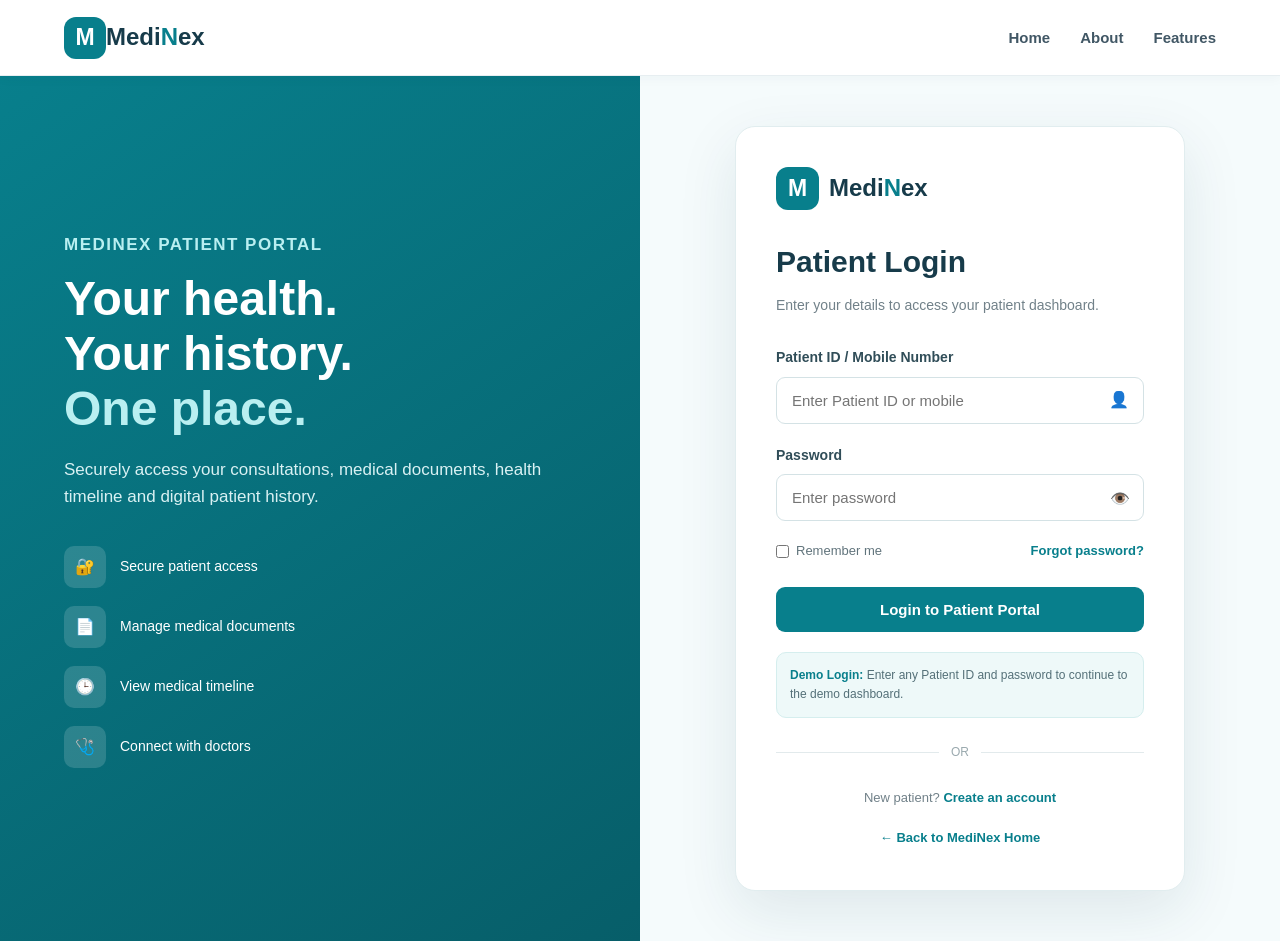
<file: patient-login.html>
<!DOCTYPE html>
<html lang="en">

<head>
    <meta charset="UTF-8">
    <meta name="viewport" content="width=device-width, initial-scale=1.0">

    <title>Patient Login | MediNex</title>

    <link rel="stylesheet" href="style.css">

    <style>
        /* ================= PATIENT LOGIN PAGE ================= */

        .login-page {
            min-height: calc(100vh - 76px);
            display: grid;
            grid-template-columns: 1fr 1fr;
            background: #f5fbfc;
        }

        .login-left {
            background: linear-gradient(145deg, #087f8c, #075e69);
            color: white;
            padding: 70px 10%;
            display: flex;
            flex-direction: column;
            justify-content: center;
        }

        .login-left h1 {
            font-size: 48px;
            line-height: 1.15;
            margin-bottom: 20px;
        }

        .login-left p {
            color: #d9f1f3;
            max-width: 500px;
            font-size: 17px;
        }

        .login-features {
            margin-top: 35px;
        }

        .login-feature {
            display: flex;
            align-items: center;
            gap: 14px;
            margin-bottom: 18px;
        }

        .login-feature-icon {
            width: 42px;
            height: 42px;
            border-radius: 10px;
            background: rgba(255, 255, 255, 0.15);
            display: flex;
            align-items: center;
            justify-content: center;
        }

        .login-feature span {
            font-size: 14px;
        }


        /* RIGHT SIDE */

        .login-right {
            display: flex;
            justify-content: center;
            align-items: center;
            padding: 50px 7%;
        }

        .login-box {
            width: 100%;
            max-width: 450px;
            background: white;
            padding: 40px;
            border-radius: 20px;
            box-shadow: 0 20px 60px rgba(23, 59, 74, 0.10);
            border: 1px solid #e1edef;
        }

        .login-logo {
            display: flex;
            align-items: center;
            gap: 10px;
            margin-bottom: 28px;
        }

        .login-logo .logo-icon {
            width: 43px;
            height: 43px;
        }

        .login-logo strong {
            font-size: 24px;
            color: #173b4a;
        }

        .login-logo strong span {
            color: #087f8c;
        }

        .login-box h2 {
            font-size: 30px;
            color: #173b4a;
            margin-bottom: 8px;
        }

        .login-subtitle {
            color: #718189;
            font-size: 14px;
            margin-bottom: 30px;
        }


        /* FORM */

        .form-group {
            margin-bottom: 20px;
        }

        .form-group label {
            display: block;
            margin-bottom: 8px;
            font-size: 14px;
            font-weight: 700;
            color: #304d58;
        }

        .input-wrapper {
            position: relative;
        }

        .input-wrapper input {
            width: 100%;
            padding: 14px 45px 14px 15px;
            border: 1px solid #d4e2e5;
            border-radius: 9px;
            outline: none;
            font-size: 15px;
            color: #173b4a;
            transition: 0.2s;
        }

        .input-wrapper input:focus {
            border-color: #087f8c;
            box-shadow: 0 0 0 3px rgba(8, 127, 140, 0.08);
        }

        .input-icon {
            position: absolute;
            right: 15px;
            top: 50%;
            transform: translateY(-50%);
            color: #80929a;
        }

        .password-toggle {
            position: absolute;
            right: 14px;
            top: 50%;
            transform: translateY(-50%);
            border: none;
            background: transparent;
            cursor: pointer;
            font-size: 16px;
        }


        /* OPTIONS */

        .login-options {
            display: flex;
            justify-content: space-between;
            align-items: center;
            margin-bottom: 25px;
            font-size: 13px;
        }

        .remember {
            display: flex;
            align-items: center;
            gap: 7px;
            color: #61747c;
        }

        .remember input {
            accent-color: #087f8c;
        }

        .forgot {
            color: #087f8c;
            font-weight: 700;
        }


        /* LOGIN BUTTON */

        .patient-login-button {
            width: 100%;
            padding: 14px;
            border: none;
            border-radius: 9px;
            background: #087f8c;
            color: white;
            font-size: 15px;
            font-weight: 700;
            cursor: pointer;
            transition: 0.3s;
        }

        .patient-login-button:hover {
            background: #066872;
        }


        /* DEMO */

        .demo-box {
            margin-top: 20px;
            background: #eef9f9;
            border: 1px solid #d5eeee;
            border-radius: 10px;
            padding: 13px;
            font-size: 12px;
            color: #547078;
        }

        .demo-box strong {
            color: #087f8c;
        }


        /* DIVIDER */

        .divider {
            display: flex;
            align-items: center;
            gap: 12px;
            margin: 25px 0;
            color: #9aa9ae;
            font-size: 12px;
        }

        .divider::before,
        .divider::after {
            content: "";
            flex: 1;
            height: 1px;
            background: #e2eaec;
        }


        /* REGISTER */

        .register-text {
            text-align: center;
            color: #718189;
            font-size: 13px;
        }

        .register-text a {
            color: #087f8c;
            font-weight: 700;
        }


        /* BACK */

        .back-home {
            display: inline-block;
            margin-top: 20px;
            color: #087f8c;
            font-size: 13px;
            font-weight: 700;
        }


        /* ERROR / SUCCESS */

        .form-message {
            display: none;
            margin-bottom: 18px;
            padding: 12px;
            border-radius: 8px;
            font-size: 13px;
        }

        .form-message.error {
            display: block;
            background: #fff1f1;
            color: #b42318;
            border: 1px solid #ffd2d2;
        }

        .form-message.success {
            display: block;
            background: #effaf3;
            color: #18794e;
            border: 1px solid #ccebd9;
        }


        /* ================= RESPONSIVE ================= */

        @media (max-width: 850px) {

            .login-page {
                grid-template-columns: 1fr;
            }

            .login-left {
                padding: 50px 7%;
            }

            .login-left h1 {
                font-size: 38px;
            }

            .login-features {
                display: grid;
                grid-template-columns: repeat(2, 1fr);
                gap: 10px;
            }

        }


        @media (max-width: 550px) {

            .login-left {
                padding: 45px 6%;
            }

            .login-left h1 {
                font-size: 32px;
            }

            .login-left p {
                font-size: 15px;
            }

            .login-features {
                grid-template-columns: 1fr;
            }

            .login-right {
                padding: 35px 5%;
            }

            .login-box {
                padding: 28px 22px;
            }

            .login-box h2 {
                font-size: 26px;
            }

        }
    </style>
</head>


<body>


    <!-- ================= HEADER ================= -->

    <header class="header">

        <a href="index.html" class="logo">

            <div class="logo-icon">
                M
            </div>

            <div class="logo-text">
                Medi<span>N</span>ex
            </div>

        </a>


        <nav class="navbar">

            <a href="index.html">
                Home
            </a>

            <a href="index.html#about">
                About
            </a>

            <a href="index.html#features">
                Features
            </a>

        </nav>


        <button class="menu-btn" id="menuBtn">
            ☰
        </button>

    </header>



    <!-- ================= LOGIN PAGE ================= -->

    <main class="login-page">


        <!-- LEFT SIDE -->

        <section class="login-left">

            <p class="small-heading" style="color:#b9eff1;">
                MEDINEX PATIENT PORTAL
            </p>

            <h1>
                Your health.
                <br>
                Your history.
                <br>
                <span style="color:#b9eff1;">
                    One place.
                </span>
            </h1>

            <p>
                Securely access your consultations,
                medical documents, health timeline
                and digital patient history.
            </p>


            <div class="login-features">

                <div class="login-feature">

                    <div class="login-feature-icon">
                        🔐
                    </div>

                    <span>
                        Secure patient access
                    </span>

                </div>


                <div class="login-feature">

                    <div class="login-feature-icon">
                        📄
                    </div>

                    <span>
                        Manage medical documents
                    </span>

                </div>


                <div class="login-feature">

                    <div class="login-feature-icon">
                        🕒
                    </div>

                    <span>
                        View medical timeline
                    </span>

                </div>


                <div class="login-feature">

                    <div class="login-feature-icon">
                        🩺
                    </div>

                    <span>
                        Connect with doctors
                    </span>

                </div>

            </div>

        </section>



        <!-- RIGHT SIDE -->

        <section class="login-right">


            <div class="login-box">


                <!-- LOGO -->

                <div class="login-logo">

                    <div class="logo-icon">
                        M
                    </div>

                    <strong>
                        Medi<span>N</span>ex
                    </strong>

                </div>


                <h2>
                    Patient Login
                </h2>

                <p class="login-subtitle">
                    Enter your details to access your
                    patient dashboard.
                </p>


                <!-- MESSAGE -->

                <div id="formMessage" class="form-message"></div>


                <!-- FORM -->

                <form id="patientLoginForm">


                    <!-- PATIENT ID -->

                    <div class="form-group">

                        <label for="patientId">
                            Patient ID / Mobile Number
                        </label>

                        <div class="input-wrapper">

                            <input
                                type="text"
                                id="patientId"
                                placeholder="Enter Patient ID or mobile"
                                autocomplete="username"
                            >

                            <span class="input-icon">
                                👤
                            </span>

                        </div>

                    </div>


                    <!-- PASSWORD -->

                    <div class="form-group">

                        <label for="patientPassword">
                            Password
                        </label>

                        <div class="input-wrapper">

                            <input
                                type="password"
                                id="patientPassword"
                                placeholder="Enter password"
                                autocomplete="current-password"
                            >

                            <button
                                type="button"
                                class="password-toggle"
                                id="togglePassword"
                            >
                                👁️
                            </button>

                        </div>

                    </div>


                    <!-- OPTIONS -->

                    <div class="login-options">

                        <label class="remember">

                            <input
                                type="checkbox"
                                id="rememberMe"
                            >

                            Remember me

                        </label>


                        <a href="#" class="forgot"
                            onclick="alert('Password recovery will be connected to the backend.')">
                            Forgot password?
                        </a>

                    </div>


                    <!-- LOGIN -->

                    <button
                        type="submit"
                        class="patient-login-button"
                    >
                        Login to Patient Portal
                    </button>


                </form>


                <!-- DEMO -->

                <div class="demo-box">

                    <strong>
                        Demo Login:
                    </strong>

                    Enter any Patient ID and password
                    to continue to the demo dashboard.

                </div>


                <!-- DIVIDER -->

                <div class="divider">
                    OR
                </div>


                <!-- REGISTER -->

                <p class="register-text">

                    New patient?

                    <a href="#"
                        onclick="alert('Registration module will be added next.')">
                        Create an account
                    </a>

                </p>


                <!-- BACK -->

                <div style="text-align:center;">

                    <a href="index.html" class="back-home">
                        ← Back to MediNex Home
                    </a>

                </div>


            </div>

        </section>

    </main>



    <!-- ================= JAVASCRIPT ================= -->

    <script>

        /* ================= PASSWORD TOGGLE ================= */

        const togglePassword =
            document.getElementById("togglePassword");

        const passwordInput =
            document.getElementById("patientPassword");


        togglePassword.addEventListener("click", function () {

            if (passwordInput.type === "password") {

                passwordInput.type = "text";

                togglePassword.textContent = "🙈";

            } else {

                passwordInput.type = "password";

                togglePassword.textContent = "👁️";

            }

        });



        /* ================= LOGIN ================= */

        const loginForm =
            document.getElementById("patientLoginForm");

        const formMessage =
            document.getElementById("formMessage");


        loginForm.addEventListener("submit", function (event) {

            event.preventDefault();


            const patientId =
                document.getElementById("patientId").value.trim();

            const password =
                document.getElementById("patientPassword").value.trim();


            /* VALIDATION */

            if (patientId === "" || password === "") {

                formMessage.className =
                    "form-message error";

                formMessage.textContent =
                    "Please enter your Patient ID and password.";

                return;

            }


            /* SAVE DEMO SESSION */

            localStorage.setItem(
                "medinexPatientId",
                patientId
            );

            localStorage.setItem(
                "medinexLoggedIn",
                "true"
            );


            /* SUCCESS */

            formMessage.className =
                "form-message success";

            formMessage.textContent =
                "Login successful! Opening patient dashboard...";


            /* REDIRECT */

            setTimeout(function () {

                window.location.href =
                    "patient-dashboard.html";

            }, 900);

        });

    </script>

</body>

</html>
</file>
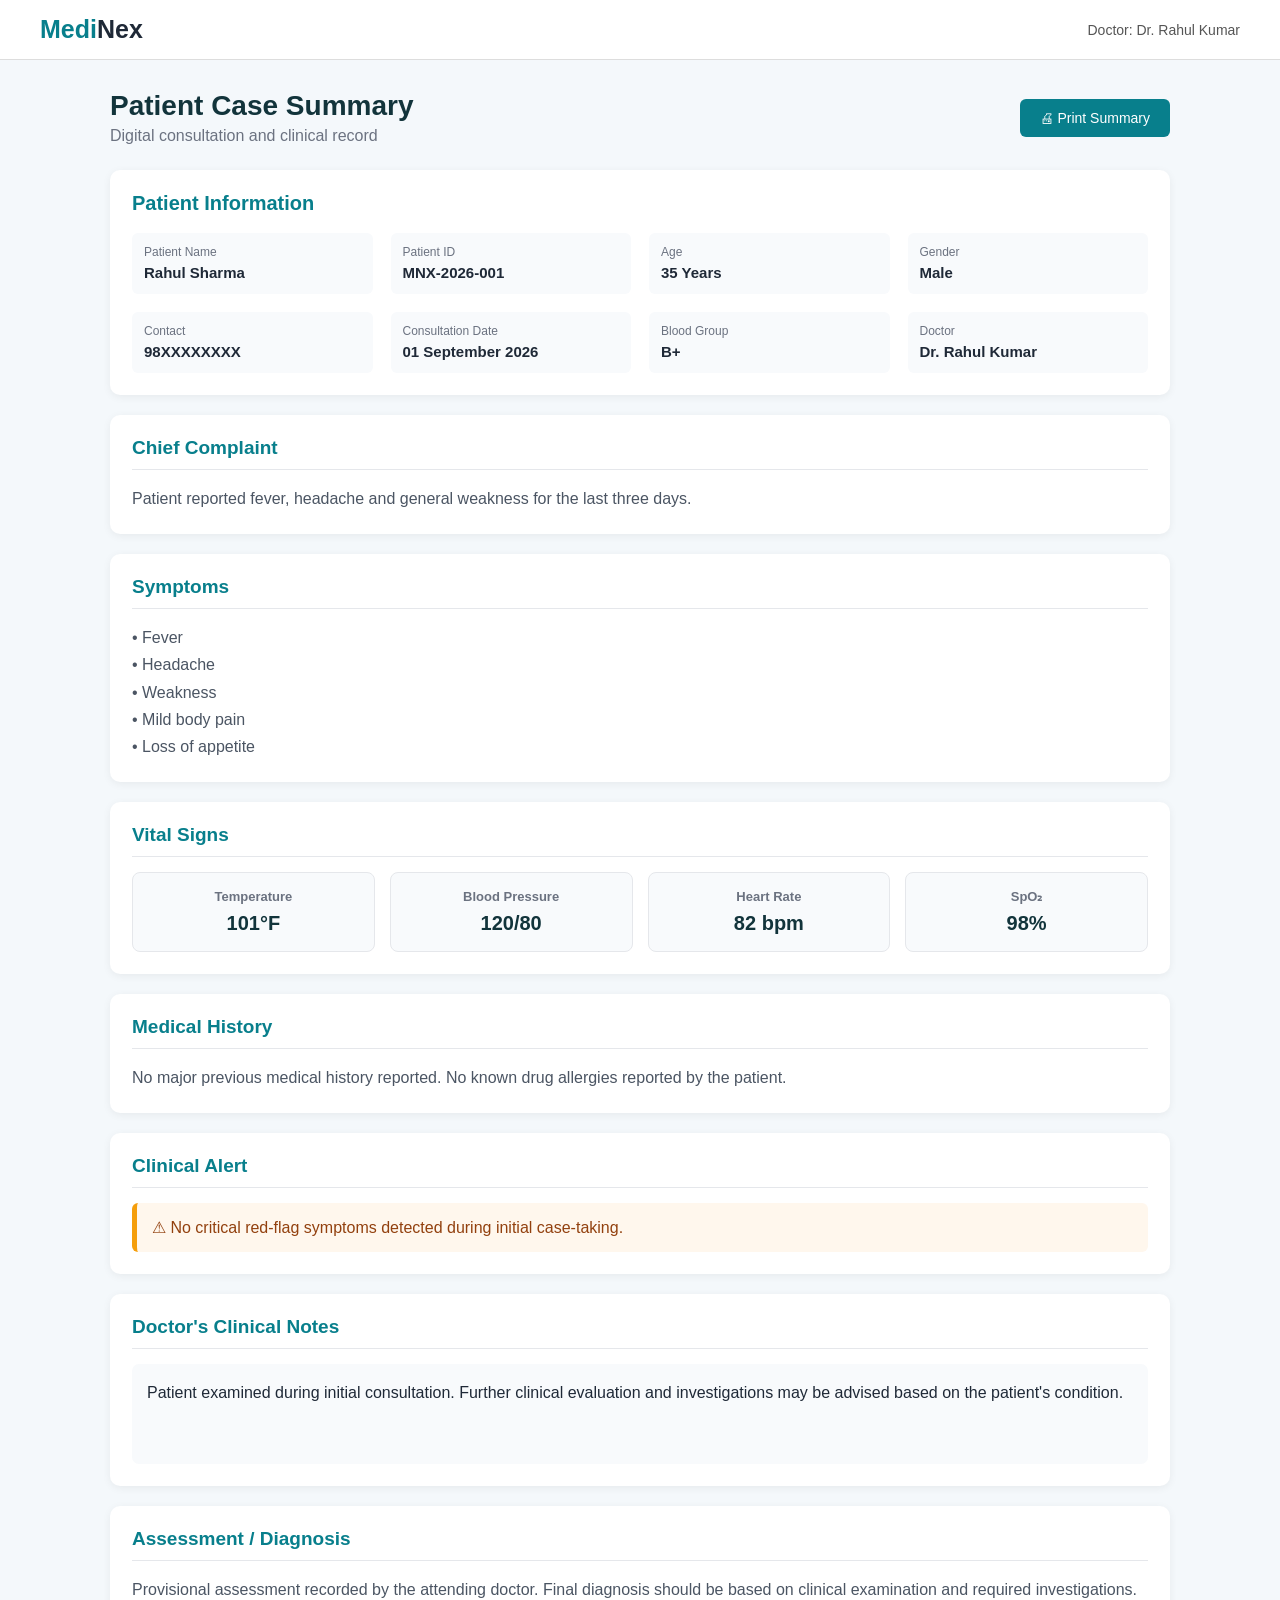
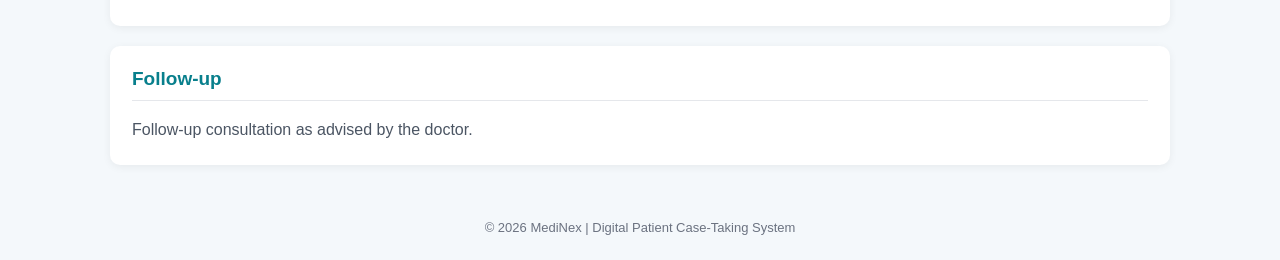
<file: summary.html>
<!DOCTYPE html>
<html lang="en">
<head>
    <meta charset="UTF-8">
    <meta name="viewport" content="width=device-width, initial-scale=1.0">

    <title>MediNex - Patient Summary</title>

    <style>
        * {
            margin: 0;
            padding: 0;
            box-sizing: border-box;
            font-family: Arial, sans-serif;
        }

        body {
            background: #f4f8fb;
            color: #1f2937;
        }

        /* Header */
        header {
            background: white;
            padding: 15px 40px;
            display: flex;
            align-items: center;
            justify-content: space-between;
            border-bottom: 1px solid #ddd;
        }

        .logo {
            font-size: 25px;
            font-weight: bold;
            color: #087f8c;
        }

        .logo span {
            color: #1f2937;
        }

        .doctor-info {
            font-size: 14px;
            color: #555;
        }

        /* Main */
        .container {
            max-width: 1100px;
            margin: 30px auto;
            padding: 0 20px;
        }

        .page-title {
            display: flex;
            justify-content: space-between;
            align-items: center;
            margin-bottom: 25px;
        }

        .page-title h1 {
            font-size: 28px;
            color: #12343b;
        }

        .page-title p {
            color: #6b7280;
            margin-top: 5px;
        }

        .print-btn {
            background: #087f8c;
            color: white;
            border: none;
            padding: 11px 20px;
            border-radius: 6px;
            cursor: pointer;
            font-size: 14px;
        }

        .print-btn:hover {
            background: #05636d;
        }

        /* Patient Card */
        .patient-card {
            background: white;
            border-radius: 10px;
            padding: 22px;
            margin-bottom: 20px;
            box-shadow: 0 2px 8px rgba(0,0,0,0.06);
        }

        .patient-card h2 {
            color: #087f8c;
            margin-bottom: 18px;
            font-size: 20px;
        }

        .patient-grid {
            display: grid;
            grid-template-columns: repeat(4, 1fr);
            gap: 18px;
        }

        .info-box {
            background: #f8fafc;
            padding: 12px;
            border-radius: 6px;
        }

        .info-box label {
            display: block;
            color: #6b7280;
            font-size: 12px;
            margin-bottom: 5px;
        }

        .info-box strong {
            font-size: 15px;
        }

        /* Sections */
        .section {
            background: white;
            border-radius: 10px;
            padding: 22px;
            margin-bottom: 20px;
            box-shadow: 0 2px 8px rgba(0,0,0,0.06);
        }

        .section h2 {
            color: #087f8c;
            font-size: 19px;
            margin-bottom: 15px;
            border-bottom: 1px solid #e5e7eb;
            padding-bottom: 10px;
        }

        .section p {
            line-height: 1.7;
            color: #4b5563;
        }

        /* Vitals */
        .vitals {
            display: grid;
            grid-template-columns: repeat(4, 1fr);
            gap: 15px;
        }

        .vital-box {
            padding: 16px;
            background: #f8fafc;
            border-radius: 8px;
            text-align: center;
            border: 1px solid #e5e7eb;
        }

        .vital-box h3 {
            color: #6b7280;
            font-size: 13px;
            margin-bottom: 8px;
        }

        .vital-box span {
            font-size: 20px;
            font-weight: bold;
            color: #12343b;
        }

        /* Alert */
        .alert {
            background: #fff7ed;
            border-left: 5px solid #f59e0b;
            padding: 15px;
            border-radius: 6px;
            color: #92400e;
        }

        /* Notes */
        .notes {
            min-height: 100px;
            background: #f8fafc;
            border-radius: 7px;
            padding: 15px;
            line-height: 1.7;
        }

        /* Footer */
        footer {
            text-align: center;
            padding: 25px;
            color: #6b7280;
            font-size: 13px;
        }

        /* Responsive */
        @media (max-width: 800px) {

            .patient-grid {
                grid-template-columns: repeat(2, 1fr);
            }

            .vitals {
                grid-template-columns: repeat(2, 1fr);
            }

            header {
                padding: 15px 20px;
            }

            .page-title {
                flex-direction: column;
                align-items: flex-start;
                gap: 15px;
            }
        }

        @media (max-width: 500px) {

            .patient-grid,
            .vitals {
                grid-template-columns: 1fr;
            }

            .container {
                padding: 0 12px;
            }
        }

        /* Print */
        @media print {

            .print-btn {
                display: none;
            }

            body {
                background: white;
            }

            .patient-card,
            .section {
                box-shadow: none;
                border: 1px solid #ddd;
            }
        }
    </style>
</head>

<body>

    <!-- Header -->
    <header>
        <div class="logo">
            Medi<span>Nex</span>
        </div>

        <div class="doctor-info">
            Doctor: Dr. Rahul Kumar
        </div>
    </header>


    <!-- Main Content -->
    <main class="container">

        <!-- Title -->
        <div class="page-title">
            <div>
                <h1>Patient Case Summary</h1>
                <p>Digital consultation and clinical record</p>
            </div>

            <button class="print-btn" onclick="window.print()">
                🖨 Print Summary
            </button>
        </div>


        <!-- Patient Information -->
        <div class="patient-card">

            <h2>Patient Information</h2>

            <div class="patient-grid">

                <div class="info-box">
                    <label>Patient Name</label>
                    <strong>Rahul Sharma</strong>
                </div>

                <div class="info-box">
                    <label>Patient ID</label>
                    <strong>MNX-2026-001</strong>
                </div>

                <div class="info-box">
                    <label>Age</label>
                    <strong>35 Years</strong>
                </div>

                <div class="info-box">
                    <label>Gender</label>
                    <strong>Male</strong>
                </div>

                <div class="info-box">
                    <label>Contact</label>
                    <strong>98XXXXXXXX</strong>
                </div>

                <div class="info-box">
                    <label>Consultation Date</label>
                    <strong>01 September 2026</strong>
                </div>

                <div class="info-box">
                    <label>Blood Group</label>
                    <strong>B+</strong>
                </div>

                <div class="info-box">
                    <label>Doctor</label>
                    <strong>Dr. Rahul Kumar</strong>
                </div>

            </div>

        </div>


        <!-- Chief Complaint -->
        <div class="section">

            <h2>Chief Complaint</h2>

            <p>
                Patient reported fever, headache and general weakness
                for the last three days.
            </p>

        </div>


        <!-- Symptoms -->
        <div class="section">

            <h2>Symptoms</h2>

            <p>
                • Fever<br>
                • Headache<br>
                • Weakness<br>
                • Mild body pain<br>
                • Loss of appetite
            </p>

        </div>


        <!-- Vitals -->
        <div class="section">

            <h2>Vital Signs</h2>

            <div class="vitals">

                <div class="vital-box">
                    <h3>Temperature</h3>
                    <span>101°F</span>
                </div>

                <div class="vital-box">
                    <h3>Blood Pressure</h3>
                    <span>120/80</span>
                </div>

                <div class="vital-box">
                    <h3>Heart Rate</h3>
                    <span>82 bpm</span>
                </div>

                <div class="vital-box">
                    <h3>SpO₂</h3>
                    <span>98%</span>
                </div>

            </div>

        </div>


        <!-- Medical History -->
        <div class="section">

            <h2>Medical History</h2>

            <p>
                No major previous medical history reported.
                No known drug allergies reported by the patient.
            </p>

        </div>


        <!-- Red Flag Alert -->
        <div class="section">

            <h2>Clinical Alert</h2>

            <div class="alert">
                ⚠ No critical red-flag symptoms detected during
                initial case-taking.
            </div>

        </div>


        <!-- Clinical Notes -->
        <div class="section">

            <h2>Doctor's Clinical Notes</h2>

            <div class="notes">
                Patient examined during initial consultation.
                Further clinical evaluation and investigations may
                be advised based on the patient's condition.
            </div>

        </div>


        <!-- Diagnosis -->
        <div class="section">

            <h2>Assessment / Diagnosis</h2>

            <p>
                Provisional assessment recorded by the attending doctor.
                Final diagnosis should be based on clinical examination
                and required investigations.
            </p>

        </div>


        <!-- Follow Up -->
        <div class="section">

            <h2>Follow-up</h2>

            <p>
                Follow-up consultation as advised by the doctor.
            </p>

        </div>

    </main>


    <!-- Footer -->
    <footer>
        © 2026 MediNex | Digital Patient Case-Taking System
    </footer>


    <script>
        // Display current date if required
        console.log("MediNex Patient Summary Loaded");
    </script>

</body>
</html>
</file>
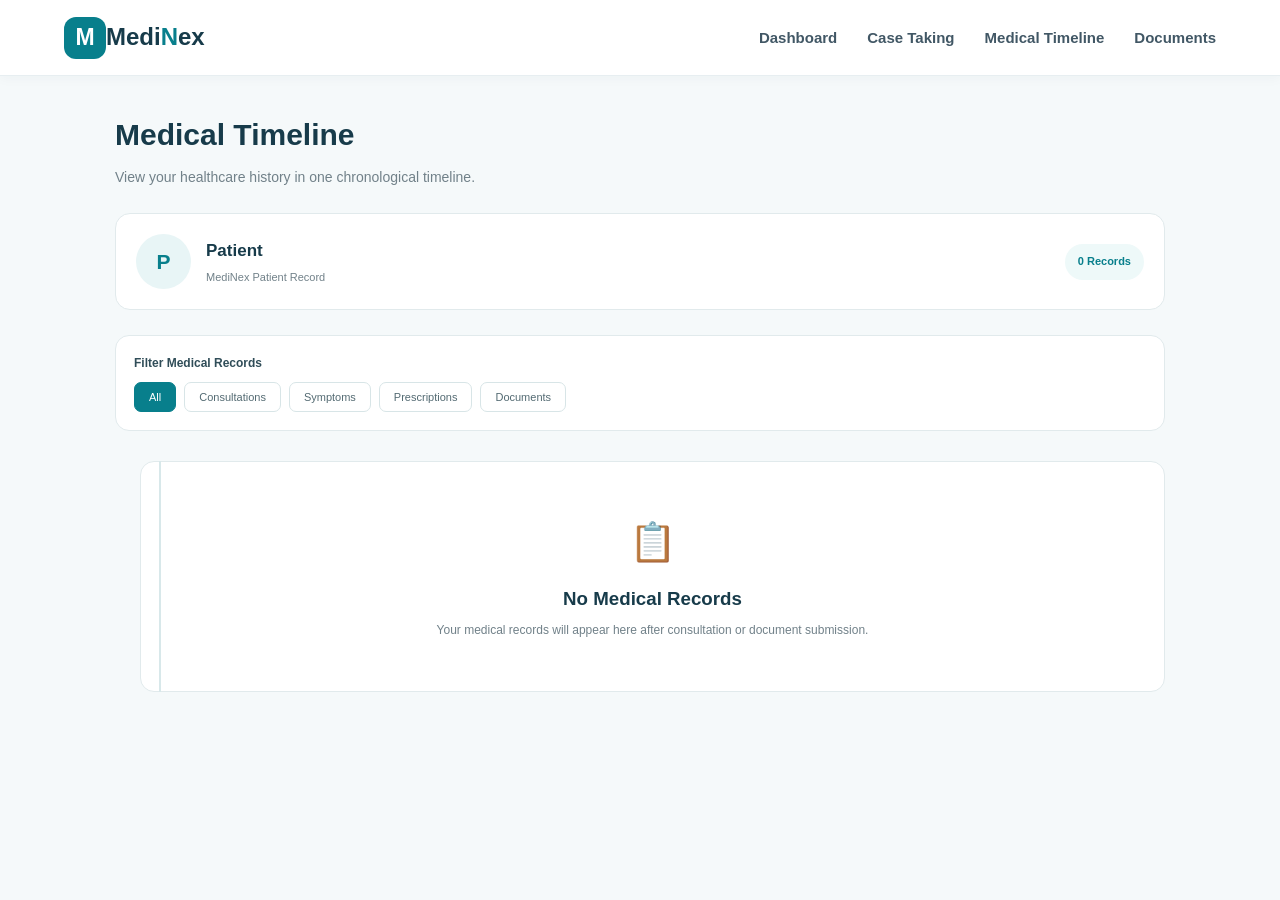
<file: timeline.html>
<!DOCTYPE html>
<html lang="en">

<head>

    <meta charset="UTF-8">
    <meta name="viewport" content="width=device-width, initial-scale=1.0">

    <title>Medical Timeline | MediNex</title>

    <link rel="stylesheet" href="style.css">

    <style>

        /* ================= PAGE ================= */

        .timeline-page {
            min-height: calc(100vh - 76px);
            background: #f5f9fa;
            padding: 35px 5%;
        }

        .timeline-container {
            max-width: 1050px;
            margin: auto;
        }


        /* ================= HEADER ================= */

        .timeline-header {
            margin-bottom: 25px;
        }

        .timeline-header h1 {
            color: #173b4a;
            font-size: 30px;
            margin-bottom: 7px;
        }

        .timeline-header p {
            color: #718189;
            font-size: 14px;
        }


        /* ================= PATIENT CARD ================= */

        .patient-card {
            background: white;
            border: 1px solid #e1eaec;
            border-radius: 15px;
            padding: 20px;
            display: flex;
            align-items: center;
            justify-content: space-between;
            gap: 20px;
            margin-bottom: 25px;
        }

        .patient-info {
            display: flex;
            align-items: center;
            gap: 15px;
        }

        .patient-avatar {
            width: 55px;
            height: 55px;
            border-radius: 50%;
            background: #e8f5f6;
            color: #087f8c;
            display: flex;
            align-items: center;
            justify-content: center;
            font-size: 21px;
            font-weight: 800;
        }

        .patient-info h2 {
            color: #173b4a;
            font-size: 17px;
            margin-bottom: 5px;
        }

        .patient-info p {
            color: #718189;
            font-size: 11px;
        }

        .record-count {
            background: #eef9f9;
            color: #087f8c;
            padding: 9px 13px;
            border-radius: 20px;
            font-size: 11px;
            font-weight: 700;
        }


        /* ================= FILTER ================= */

        .filter-card {
            background: white;
            border: 1px solid #e1eaec;
            border-radius: 14px;
            padding: 18px;
            margin-bottom: 30px;
        }

        .filter-card label {
            display: block;
            color: #304d58;
            font-size: 12px;
            font-weight: 700;
            margin-bottom: 8px;
        }

        .filter-buttons {
            display: flex;
            gap: 8px;
            flex-wrap: wrap;
        }

        .filter-btn {
            border: 1px solid #d8e5e7;
            background: white;
            color: #536a72;
            padding: 8px 14px;
            border-radius: 7px;
            cursor: pointer;
            font-size: 11px;
        }

        .filter-btn.active,
        .filter-btn:hover {
            background: #087f8c;
            border-color: #087f8c;
            color: white;
        }


        /* ================= TIMELINE ================= */

        .timeline {
            position: relative;
            margin-left: 25px;
        }

        .timeline::before {
            content: "";
            position: absolute;
            left: 19px;
            top: 0;
            bottom: 0;
            width: 2px;
            background: #d8e8ea;
        }


        /* ================= TIMELINE ITEM ================= */

        .timeline-item {
            position: relative;
            padding-left: 65px;
            margin-bottom: 25px;
        }

        .timeline-dot {
            position: absolute;
            left: 7px;
            top: 5px;
            width: 26px;
            height: 26px;
            border-radius: 50%;
            background: #087f8c;
            color: white;
            display: flex;
            align-items: center;
            justify-content: center;
            font-size: 12px;
            z-index: 2;
            border: 4px solid #f5f9fa;
        }

        .timeline-card {
            background: white;
            border: 1px solid #e1eaec;
            border-radius: 13px;
            padding: 20px;
        }

        .timeline-top {
            display: flex;
            justify-content: space-between;
            align-items: flex-start;
            gap: 15px;
            margin-bottom: 12px;
        }

        .timeline-title h3 {
            color: #173b4a;
            font-size: 15px;
            margin-bottom: 4px;
        }

        .timeline-title span {
            color: #087f8c;
            font-size: 10px;
            font-weight: 700;
        }

        .timeline-date {
            color: #7b8b91;
            font-size: 10px;
            white-space: nowrap;
        }

        .timeline-content {
            color: #657980;
            font-size: 12px;
            line-height: 1.7;
        }

        .timeline-content strong {
            color: #304d58;
        }


        /* ================= TAGS ================= */

        .timeline-tags {
            display: flex;
            gap: 7px;
            flex-wrap: wrap;
            margin-top: 12px;
        }

        .timeline-tag {
            background: #eef8f8;
            color: #087f8c;
            padding: 5px 8px;
            border-radius: 5px;
            font-size: 9px;
            font-weight: 700;
        }


        /* ================= EMPTY ================= */

        .empty-timeline {
            background: white;
            border: 1px solid #e1eaec;
            border-radius: 14px;
            padding: 50px 20px;
            text-align: center;
            color: #718189;
        }

        .empty-timeline .empty-icon {
            font-size: 38px;
            margin-bottom: 12px;
        }

        .empty-timeline h3 {
            color: #173b4a;
            margin-bottom: 7px;
        }

        .empty-timeline p {
            font-size: 12px;
        }


        /* ================= RESPONSIVE ================= */

        @media (max-width: 650px) {

            .timeline-page {
                padding: 25px 4%;
            }

            .timeline-header h1 {
                font-size: 25px;
            }

            .patient-card {
                align-items: flex-start;
                flex-direction: column;
            }

            .timeline {
                margin-left: 0;
            }

            .timeline-item {
                padding-left: 45px;
            }

            .timeline::before {
                left: 12px;
            }

            .timeline-dot {
                left: 0;
            }

            .timeline-top {
                flex-direction: column;
            }

        }

    </style>

</head>


<body>


    <!-- ================= HEADER ================= -->

    <header class="header">

        <a href="index.html" class="logo">

            <div class="logo-icon">
                M
            </div>

            <div class="logo-text">
                Medi<span>N</span>ex
            </div>

        </a>


        <nav class="navbar">

            <a href="patient-dashboard.html">
                Dashboard
            </a>

            <a href="intake.html">
                Case Taking
            </a>

            <a href="timeline.html">
                Medical Timeline
            </a>

            <a href="upload.html">
                Documents
            </a>

        </nav>


        <button class="menu-btn" id="menuBtn">
            ☰
        </button>

    </header>



    <!-- ================= MAIN ================= -->

    <main class="timeline-page">

        <div class="timeline-container">


            <!-- HEADER -->

            <div class="timeline-header">

                <h1>
                    Medical Timeline
                </h1>

                <p>
                    View your healthcare history in one
                    chronological timeline.
                </p>

            </div>



            <!-- PATIENT CARD -->

            <div class="patient-card">

                <div class="patient-info">

                    <div
                        class="patient-avatar"
                        id="patientAvatar"
                    >
                        P
                    </div>

                    <div>

                        <h2 id="patientName">
                            Patient
                        </h2>

                        <p>
                            MediNex Patient Record
                        </p>

                    </div>

                </div>


                <div
                    class="record-count"
                    id="recordCount"
                >
                    0 Records
                </div>

            </div>



            <!-- FILTER -->

            <div class="filter-card">

                <label>
                    Filter Medical Records
                </label>

                <div class="filter-buttons">

                    <button
                        class="filter-btn active"
                        onclick="filterTimeline('all', this)"
                    >
                        All
                    </button>

                    <button
                        class="filter-btn"
                        onclick="filterTimeline('consultation', this)"
                    >
                        Consultations
                    </button>

                    <button
                        class="filter-btn"
                        onclick="filterTimeline('symptoms', this)"
                    >
                        Symptoms
                    </button>

                    <button
                        class="filter-btn"
                        onclick="filterTimeline('prescription', this)"
                    >
                        Prescriptions
                    </button>

                    <button
                        class="filter-btn"
                        onclick="filterTimeline('document', this)"
                    >
                        Documents
                    </button>

                </div>

            </div>



            <!-- TIMELINE -->

            <div
                class="timeline"
                id="timeline"
            ></div>


        </div>

    </main>



    <!-- ================= JAVASCRIPT ================= -->

    <script>


        /* ================= PATIENT DATA ================= */

        const caseData =
            JSON.parse(
                localStorage.getItem(
                    "medinexCaseData"
                )
            );


        if (caseData && caseData.patientName) {

            document.getElementById(
                "patientName"
            ).textContent =
                caseData.patientName;


            document.getElementById(
                "patientAvatar"
            ).textContent =
                caseData.patientName
                    .charAt(0)
                    .toUpperCase();

        }



        /* ================= CREATE RECORDS ================= */

        function createRecords() {

            let records = [];


            /*
             * Case-taking record
             */

            if (caseData) {

                records.push({

                    type: "consultation",

                    title:
                        "Patient Case Submitted",

                    label:
                        "Initial Consultation",

                    date:
                        caseData.submittedAt
                            ? new Date(
                                caseData.submittedAt
                              ).toLocaleDateString()
                            : "Recently",

                    content: `
                        <strong>Main Symptoms:</strong>
                        ${caseData.symptoms || "Not provided"}
                        <br>

                        <strong>Severity:</strong>
                        ${caseData.severity || "Not provided"}
                        <br>

                        <strong>Duration:</strong>
                        ${caseData.duration || "Not provided"}
                    `,

                    tags: [
                        "Case Taking",
                        "Consultation"
                    ]

                });


                /*
                 * Symptoms record
                 */

                records.push({

                    type: "symptoms",

                    title:
                        "Reported Symptoms",

                    label:
                        "Patient Report",

                    date:
                        caseData.submittedAt
                            ? new Date(
                                caseData.submittedAt
                              ).toLocaleDateString()
                            : "Recently",

                    content: `
                        ${caseData.symptoms || "No symptoms recorded."}
                    `,

                    tags: [
                        "Symptoms"
                    ]

                });


                /*
                 * Medical history
                 */

                records.push({

                    type: "consultation",

                    title:
                        "Medical History Added",

                    label:
                        "Health Information",

                    date:
                        caseData.submittedAt
                            ? new Date(
                                caseData.submittedAt
                              ).toLocaleDateString()
                            : "Recently",

                    content: `
                        <strong>Blood Group:</strong>
                        ${caseData.bloodGroup || "Not provided"}
                        <br>

                        <strong>Allergies:</strong>
                        ${caseData.allergies || "None recorded"}
                        <br>

                        <strong>Family History:</strong>
                        ${caseData.familyHistory || "None recorded"}
                    `,

                    tags: [
                        "Medical History"
                    ]

                });

            }


            /*
             * Uploaded documents
             */

            const documents =
                JSON.parse(
                    localStorage.getItem(
                        "medinexDocuments"
                    )
                ) || [];


            documents.forEach(function(doc) {

                records.push({

                    type: "document",

                    title:
                        doc.name,

                    label:
                        doc.type,

                    date:
                        doc.date,

                    content: `
                        Medical document uploaded
                        successfully.
                        <br>

                        <strong>Type:</strong>
                        ${doc.type}
                        <br>

                        <strong>Size:</strong>
                        ${doc.size}
                    `,

                    tags: [
                        "Document",
                        doc.type
                    ]

                });

            });


            return records;

        }



        /* ================= DISPLAY ================= */

        function displayTimeline(
            filter = "all"
        ) {

            const timeline =
                document.getElementById(
                    "timeline"
                );


            let records =
                createRecords();


            if (filter !== "all") {

                records =
                    records.filter(
                        record =>
                            record.type === filter
                    );

            }


            document.getElementById(
                "recordCount"
            ).textContent =
                records.length +
                (records.length === 1
                    ? " Record"
                    : " Records");


            if (records.length === 0) {

                timeline.innerHTML = `

                    <div class="empty-timeline">

                        <div class="empty-icon">
                            📋
                        </div>

                        <h3>
                            No Medical Records
                        </h3>

                        <p>
                            Your medical records will
                            appear here after consultation
                            or document submission.
                        </p>

                    </div>

                `;

                return;

            }


            timeline.innerHTML = "";


            records.forEach(function(record) {

                let icon = "●";


                if (
                    record.type ===
                    "consultation"
                ) {
                    icon = "🩺";
                }

                if (
                    record.type ===
                    "symptoms"
                ) {
                    icon = "♥";
                }

                if (
                    record.type ===
                    "prescription"
                ) {
                    icon = "💊";
                }

                if (
                    record.type ===
                    "document"
                ) {
                    icon = "📄";
                }


                const tags =
                    record.tags
                        .map(
                            tag =>
                                `<span class="timeline-tag">${tag}</span>`
                        )
                        .join("");


                timeline.innerHTML += `

                    <div class="timeline-item">

                        <div class="timeline-dot">
                            ${icon}
                        </div>


                        <div class="timeline-card">

                            <div class="timeline-top">

                                <div class="timeline-title">

                                    <h3>
                                        ${record.title}
                                    </h3>

                                    <span>
                                        ${record.label}
                                    </span>

                                </div>


                                <div class="timeline-date">
                                    ${record.date}
                                </div>

                            </div>


                            <div class="timeline-content">

                                ${record.content}

                            </div>


                            <div class="timeline-tags">

                                ${tags}

                            </div>

                        </div>

                    </div>

                `;

            });

        }



        /* ================= FILTER ================= */

        function filterTimeline(
            filter,
            button
        ) {

            document
                .querySelectorAll(".filter-btn")
                .forEach(
                    btn =>
                        btn.classList.remove(
                            "active"
                        )
                );


            button.classList.add(
                "active"
            );


            displayTimeline(filter);

        }



        /* ================= MOBILE MENU ================= */

        const menuBtn =
            document.getElementById(
                "menuBtn"
            );

        const navbar =
            document.querySelector(
                ".navbar"
            );


        if (menuBtn && navbar) {

            menuBtn.addEventListener(
                "click",
                function() {

                    navbar.classList.toggle(
                        "active"
                    );


                    menuBtn.textContent =
                        navbar.classList.contains(
                            "active"
                        )
                            ? "✕"
                            : "☰";

                }
            );

        }



        /* ================= INITIAL ================= */

        displayTimeline();


    </script>

</body>

</html>
</file>
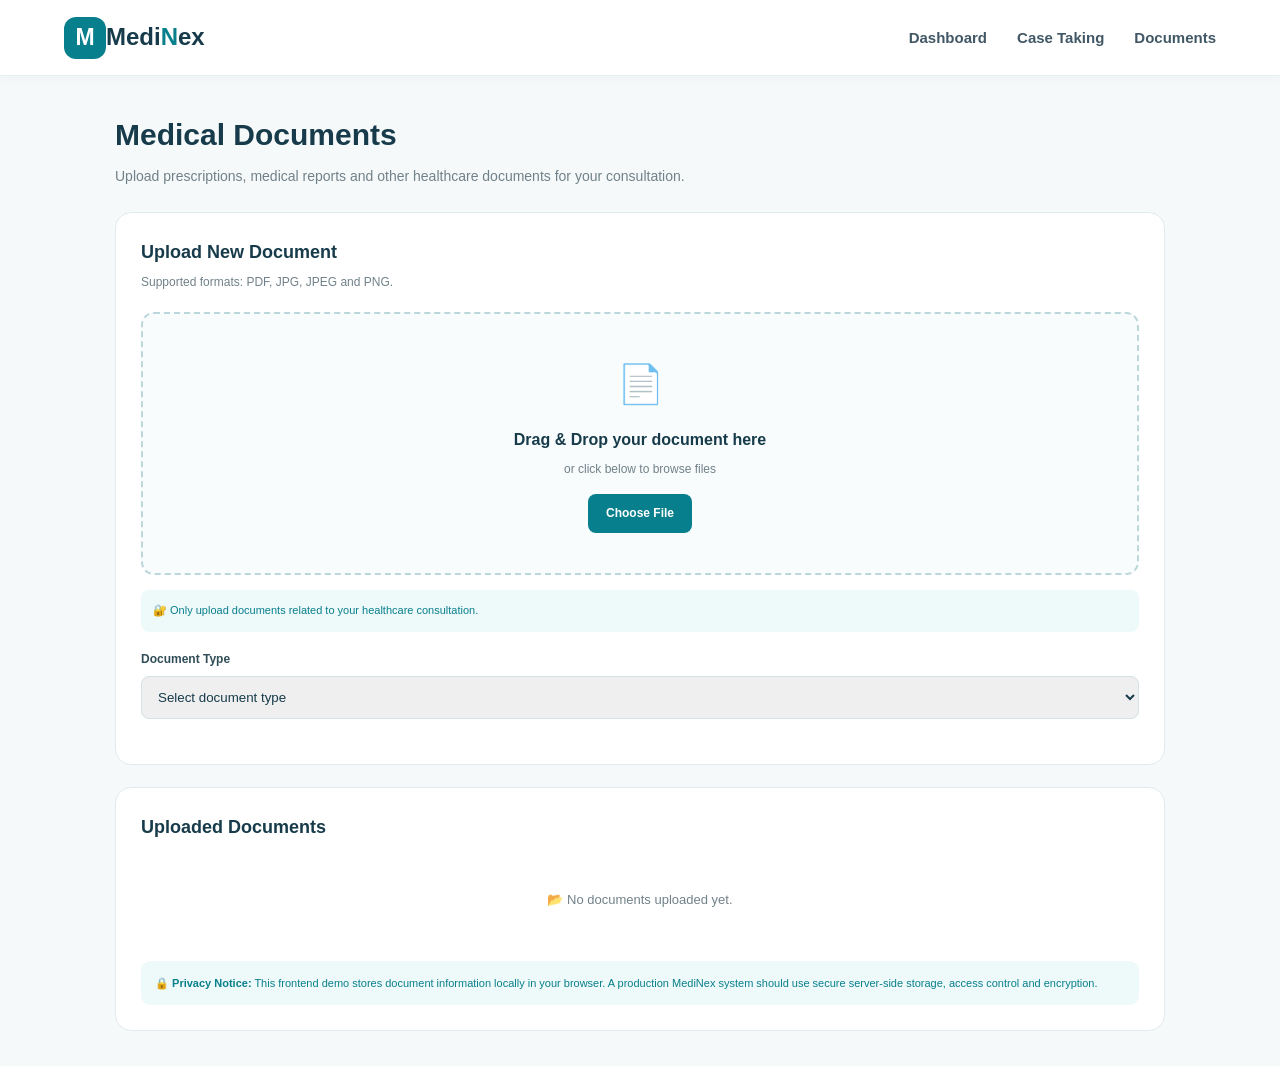
<file: upload.html>
<!DOCTYPE html>
<html lang="en">

<head>
    <meta charset="UTF-8">
    <meta name="viewport" content="width=device-width, initial-scale=1.0">

    <title>Medical Documents | MediNex</title>

    <link rel="stylesheet" href="style.css">

    <style>

        .documents-page {
            min-height: calc(100vh - 76px);
            background: #f5f9fa;
            padding: 35px 5%;
        }

        .documents-container {
            max-width: 1050px;
            margin: auto;
        }

        .documents-header {
            margin-bottom: 25px;
        }

        .documents-header h1 {
            color: #173b4a;
            font-size: 30px;
            margin-bottom: 6px;
        }

        .documents-header p {
            color: #718189;
            font-size: 14px;
        }


        /* UPLOAD BOX */

        .upload-card {
            background: white;
            border: 1px solid #e1eaec;
            border-radius: 16px;
            padding: 25px;
            margin-bottom: 22px;
        }

        .upload-card h2 {
            color: #173b4a;
            font-size: 18px;
            margin-bottom: 6px;
        }

        .upload-card > p {
            color: #718189;
            font-size: 12px;
            margin-bottom: 20px;
        }

        .drop-zone {
            border: 2px dashed #bcd7db;
            border-radius: 13px;
            padding: 40px 20px;
            text-align: center;
            background: #f8fcfc;
            cursor: pointer;
            transition: 0.2s;
        }

        .drop-zone:hover,
        .drop-zone.dragover {
            border-color: #087f8c;
            background: #f0fafb;
        }

        .upload-icon {
            font-size: 38px;
            margin-bottom: 12px;
        }

        .drop-zone h3 {
            color: #173b4a;
            font-size: 16px;
            margin-bottom: 7px;
        }

        .drop-zone p {
            color: #718189;
            font-size: 12px;
            margin-bottom: 15px;
        }

        .browse-btn {
            display: inline-block;
            background: #087f8c;
            color: white;
            padding: 10px 18px;
            border-radius: 8px;
            font-size: 12px;
            font-weight: 700;
            cursor: pointer;
        }

        #fileInput {
            display: none;
        }


        /* FILE TYPE */

        .file-info {
            margin-top: 15px;
            padding: 12px;
            background: #eef9f9;
            border-radius: 8px;
            color: #087f8c;
            font-size: 11px;
        }


        /* SELECT */

        .document-type {
            margin-top: 18px;
        }

        .document-type label {
            display: block;
            color: #304d58;
            font-size: 12px;
            font-weight: 700;
            margin-bottom: 7px;
        }

        .document-type select {
            width: 100%;
            padding: 12px;
            border: 1px solid #d4e2e5;
            border-radius: 8px;
            outline: none;
            color: #173b4a;
        }


        /* PENDING FILES */

        .selected-files {
            margin-top: 20px;
        }

        .selected-file {
            display: flex;
            justify-content: space-between;
            align-items: center;
            padding: 13px;
            border: 1px solid #e1eaec;
            border-radius: 9px;
            margin-bottom: 8px;
            gap: 10px;
        }

        .file-left {
            display: flex;
            align-items: center;
            gap: 10px;
        }

        .file-icon {
            width: 38px;
            height: 38px;
            background: #eaf7f7;
            border-radius: 8px;
            display: flex;
            align-items: center;
            justify-content: center;
        }

        .file-left strong {
            display: block;
            color: #173b4a;
            font-size: 12px;
            word-break: break-all;
        }

        .file-left small {
            color: #7b8b91;
            font-size: 10px;
        }

        .remove-file {
            border: none;
            background: #fff0f0;
            color: #b22d2d;
            padding: 7px 10px;
            border-radius: 6px;
            cursor: pointer;
            font-size: 11px;
        }


        /* UPLOAD BUTTON */

        .upload-submit {
            margin-top: 18px;
            width: 100%;
            border: none;
            background: #087f8c;
            color: white;
            padding: 13px;
            border-radius: 8px;
            cursor: pointer;
            font-weight: 700;
            display: none;
        }

        .upload-submit:hover {
            background: #066b76;
        }


        /* DOCUMENT LIST */

        .documents-list {
            background: white;
            border: 1px solid #e1eaec;
            border-radius: 16px;
            padding: 25px;
        }

        .documents-list h2 {
            color: #173b4a;
            font-size: 18px;
            margin-bottom: 18px;
        }

        .document-item {
            display: flex;
            justify-content: space-between;
            align-items: center;
            padding: 15px 0;
            border-bottom: 1px solid #edf1f2;
            gap: 15px;
        }

        .document-item:last-child {
            border-bottom: none;
        }

        .document-details {
            display: flex;
            align-items: center;
            gap: 12px;
        }

        .document-icon {
            width: 43px;
            height: 43px;
            background: #eef8f8;
            border-radius: 9px;
            display: flex;
            align-items: center;
            justify-content: center;
        }

        .document-details strong {
            display: block;
            color: #173b4a;
            font-size: 13px;
            margin-bottom: 4px;
        }

        .document-details small {
            color: #7b8b91;
            font-size: 10px;
        }

        .document-status {
            color: #18794e;
            background: #eaf8f0;
            padding: 6px 9px;
            border-radius: 20px;
            font-size: 10px;
            font-weight: 700;
        }

        .empty-documents {
            text-align: center;
            padding: 30px;
            color: #718189;
            font-size: 13px;
        }


        /* SECURITY */

        .security-note {
            margin-top: 20px;
            padding: 14px;
            border-radius: 9px;
            background: #eef9f9;
            color: #087f8c;
            font-size: 11px;
            line-height: 1.5;
        }


        /* RESPONSIVE */

        @media (max-width: 650px) {

            .documents-page {
                padding: 25px 4%;
            }

            .documents-header h1 {
                font-size: 25px;
            }

            .upload-card,
            .documents-list {
                padding: 18px;
            }

            .document-item {
                align-items: flex-start;
                flex-direction: column;
            }

            .document-status {
                margin-left: 55px;
            }

        }

    </style>
</head>


<body>


    <!-- HEADER -->

    <header class="header">

        <a href="index.html" class="logo">

            <div class="logo-icon">
                M
            </div>

            <div class="logo-text">
                Medi<span>N</span>ex
            </div>

        </a>


        <nav class="navbar">

            <a href="patient-dashboard.html">
                Dashboard
            </a>

            <a href="intake.html">
                Case Taking
            </a>

            <a href="upload.html">
                Documents
            </a>

        </nav>


        <button class="menu-btn" id="menuBtn">
            ☰
        </button>

    </header>



    <!-- MAIN -->

    <main class="documents-page">

        <div class="documents-container">


            <div class="documents-header">

                <h1>
                    Medical Documents
                </h1>

                <p>
                    Upload prescriptions, medical reports and
                    other healthcare documents for your consultation.
                </p>

            </div>



            <!-- UPLOAD CARD -->

            <div class="upload-card">

                <h2>
                    Upload New Document
                </h2>

                <p>
                    Supported formats: PDF, JPG, JPEG and PNG.
                </p>


                <!-- DROP ZONE -->

                <div
                    class="drop-zone"
                    id="dropZone"
                >

                    <div class="upload-icon">
                        📄
                    </div>

                    <h3>
                        Drag & Drop your document here
                    </h3>

                    <p>
                        or click below to browse files
                    </p>


                    <label
                        for="fileInput"
                        class="browse-btn"
                    >
                        Choose File
                    </label>

                    <input
                        type="file"
                        id="fileInput"
                        accept=".pdf,.jpg,.jpeg,.png"
                    >

                </div>


                <!-- FILE INFO -->

                <div class="file-info">

                    🔐 Only upload documents related to
                    your healthcare consultation.

                </div>


                <!-- DOCUMENT TYPE -->

                <div class="document-type">

                    <label>
                        Document Type
                    </label>

                    <select id="documentType">

                        <option value="">
                            Select document type
                        </option>

                        <option>
                            Prescription
                        </option>

                        <option>
                            Blood Test Report
                        </option>

                        <option>
                            X-Ray Report
                        </option>

                        <option>
                            Scan / Imaging Report
                        </option>

                        <option>
                            Medical Certificate
                        </option>

                        <option>
                            Other Medical Document
                        </option>

                    </select>

                </div>


                <!-- SELECTED FILES -->

                <div
                    class="selected-files"
                    id="selectedFiles"
                ></div>


                <button
                    class="upload-submit"
                    id="uploadButton"
                    onclick="uploadDocuments()"
                >
                    Upload Document
                </button>

            </div>



            <!-- DOCUMENT LIST -->

            <div class="documents-list">

                <h2>
                    Uploaded Documents
                </h2>


                <div id="documentsList">

                    <div class="empty-documents">

                        📂 No documents uploaded yet.

                    </div>

                </div>


                <div class="security-note">

                    🔒 <strong>Privacy Notice:</strong>
                    This frontend demo stores document information
                    locally in your browser. A production MediNex
                    system should use secure server-side storage,
                    access control and encryption.

                </div>

            </div>


        </div>

    </main>



    <!-- JAVASCRIPT -->

    <script>

        let selectedFile = null;


        const fileInput =
            document.getElementById("fileInput");

        const dropZone =
            document.getElementById("dropZone");

        const selectedFiles =
            document.getElementById("selectedFiles");

        const uploadButton =
            document.getElementById("uploadButton");

        const documentType =
            document.getElementById("documentType");



        /* ================= FILE SELECT ================= */

        fileInput.addEventListener(
            "change",
            function() {

                if (this.files.length > 0) {

                    handleFile(this.files[0]);

                }

            }
        );



        /* ================= DRAG DROP ================= */

        dropZone.addEventListener(
            "dragover",
            function(event) {

                event.preventDefault();

                dropZone.classList.add("dragover");

            }
        );


        dropZone.addEventListener(
            "dragleave",
            function() {

                dropZone.classList.remove(
                    "dragover"
                );

            }
        );


        dropZone.addEventListener(
            "drop",
            function(event) {

                event.preventDefault();

                dropZone.classList.remove(
                    "dragover"
                );


                if (event.dataTransfer.files.length > 0) {

                    handleFile(
                        event.dataTransfer.files[0]
                    );

                }

            }
        );



        /* ================= HANDLE FILE ================= */

        function handleFile(file) {

            const allowedTypes = [

                "application/pdf",
                "image/jpeg",
                "image/png"

            ];


            if (!allowedTypes.includes(file.type)) {

                alert(
                    "Please select a PDF, JPG, JPEG or PNG file."
                );

                return;

            }


            if (file.size > 5 * 1024 * 1024) {

                alert(
                    "File size should be less than 5 MB."
                );

                return;

            }


            selectedFile = file;

            displaySelectedFile();

        }



        /* ================= DISPLAY ================= */

        function displaySelectedFile() {

            if (!selectedFile) {
                return;
            }


            selectedFiles.innerHTML = `

                <div class="selected-file">

                    <div class="file-left">

                        <div class="file-icon">
                            📄
                        </div>

                        <div>

                            <strong>
                                ${selectedFile.name}
                            </strong>

                            <small>
                                ${formatSize(selectedFile.size)}
                            </small>

                        </div>

                    </div>


                    <button
                        class="remove-file"
                        onclick="removeSelectedFile()"
                    >
                        Remove
                    </button>

                </div>

            `;


            uploadButton.style.display =
                "block";

        }



        /* ================= REMOVE ================= */

        function removeSelectedFile() {

            selectedFile = null;

            fileInput.value = "";

            selectedFiles.innerHTML = "";

            uploadButton.style.display =
                "none";

        }



        /* ================= SIZE ================= */

        function formatSize(bytes) {

            if (bytes < 1024) {

                return bytes + " B";

            }

            if (bytes < 1024 * 1024) {

                return (
                    bytes / 1024
                ).toFixed(1) + " KB";

            }

            return (
                bytes / (1024 * 1024)
            ).toFixed(1) + " MB";

        }



        /* ================= UPLOAD ================= */

        function uploadDocuments() {

            if (!selectedFile) {

                alert(
                    "Please select a document."
                );

                return;

            }


            if (!documentType.value) {

                alert(
                    "Please select the document type."
                );

                return;

            }


            const documentData = {

                name:
                    selectedFile.name,

                type:
                    documentType.value,

                size:
                    formatSize(selectedFile.size),

                date:
                    new Date().toLocaleDateString(),

                status:
                    "Uploaded"

            };


            let documents =
                JSON.parse(
                    localStorage.getItem(
                        "medinexDocuments"
                    )
                ) || [];


            documents.push(
                documentData
            );


            localStorage.setItem(
                "medinexDocuments",
                JSON.stringify(documents)
            );


            alert(
                "Document uploaded successfully."
            );


            removeSelectedFile();

            documentType.value = "";

            displayDocuments();

        }



        /* ================= DISPLAY DOCUMENTS ================= */

        function displayDocuments() {

            const list =
                document.getElementById(
                    "documentsList"
                );


            const documents =
                JSON.parse(
                    localStorage.getItem(
                        "medinexDocuments"
                    )
                ) || [];


            if (documents.length === 0) {

                list.innerHTML = `

                    <div class="empty-documents">

                        📂 No documents uploaded yet.

                    </div>

                `;

                return;

            }


            list.innerHTML = "";


            documents.forEach(
                function(doc, index) {

                    list.innerHTML += `

                        <div class="document-item">

                            <div class="document-details">

                                <div class="document-icon">
                                    📄
                                </div>

                                <div>

                                    <strong>
                                        ${doc.name}
                                    </strong>

                                    <small>
                                        ${doc.type}
                                        •
                                        ${doc.size}
                                        •
                                        ${doc.date}
                                    </small>

                                </div>

                            </div>


                            <span class="document-status">
                                ${doc.status}
                            </span>

                        </div>

                    `;

                }
            );

        }



        /* ================= MOBILE MENU ================= */

        const menuBtn =
            document.getElementById("menuBtn");

        const navbar =
            document.querySelector(".navbar");


        if (menuBtn && navbar) {

            menuBtn.addEventListener(
                "click",
                function() {

                    navbar.classList.toggle(
                        "active"
                    );

                    menuBtn.textContent =
                        navbar.classList.contains("active")
                            ? "✕"
                            : "☰";

                }
            );

        }



        /* INITIAL LOAD */

        displayDocuments();

    </script>

</body>

</html>
</file>
<file: style.css>
/* =========================================================
   MEDINEX
   Main Stylesheet
   Clean + Responsive + Animated
========================================================= */


/* =========================================================
   RESET
========================================================= */

* {
    margin: 0;
    padding: 0;
    box-sizing: border-box;
}

html {
    scroll-behavior: smooth;
}

body {
    font-family: Arial, Helvetica, sans-serif;
    background: #f7fbfc;
    color: #173b4a;
    line-height: 1.6;
    overflow-x: hidden;
}

img {
    max-width: 100%;
    display: block;
}

a {
    text-decoration: none;
    color: inherit;
}

button,
input,
select,
textarea {
    font-family: inherit;
}


/* =========================================================
   PAGE ANIMATION
========================================================= */

/* Replace the body animation rule */
body {
    font-family: Arial, Helvetica, sans-serif;
    background: #f7fbfc;
    color: #173b4a;
    line-height: 1.6;
    overflow-x: hidden;
    /* animation: pageLoad 0.6s ease; <-- REMOVE OR COMMENT THIS LINE */
}

/* Remove Intro Screen Popup Animation overlay if not needed */
#intro-screen {
    display: none !important; /* Disables full-screen loading animation replay */
}

@keyframes pageLoad {
    from {
        opacity: 0;
    }

    to {
        opacity: 1;
    }
}


/* =========================================================
   COMMON SECTION
========================================================= */

.section {
    padding: 90px 7%;
}

.small-heading {
    color: #087f8c;
    font-size: 13px;
    font-weight: 800;
    letter-spacing: 1.5px;
    margin-bottom: 12px;
}

.section-heading {
    text-align: center;
    max-width: 700px;
    margin: 0 auto 50px;
}

.section-heading h2 {
    font-size: 40px;
    line-height: 1.2;
    margin-bottom: 15px;
    color: #173b4a;
}

.section-heading p {
    color: #64748b;
}


/* =========================================================
   HEADER
========================================================= */

.header {
    width: 100%;
    min-height: 76px;
    background: #ffffff;
    display: flex;
    align-items: center;
    justify-content: space-between; /* Ensures Left and Right push */
    padding: 0 5%; /* Adjusted padding for better fit */
    position: sticky;
    top: 0;
    z-index: 1000;
    border-bottom: 1px solid #e7eef1;
    box-shadow: 0 2px 12px rgba(23, 59, 74, 0.04);
}

/* Login & Dedicated Pages Specific Header Fix */
.login-header {
    width: 100%;
    display: flex !important;
    justify-content: space-between !important;
    align-items: center !important;
    padding: 18px 5%;
    background: #ffffff;
    border-bottom: 1px solid #e5e7eb;
}

.login-header .logo,
.login-header .service-logo {
    margin-right: auto;
}

.login-header .back-link,
.login-header .back-home {
    margin-left: auto;
    white-space: nowrap;
}
/* =========================================================
   NAVBAR
========================================================= */

.navbar {
    display: flex;
    align-items: center;
    gap: 30px;
    background: #ffffff;
}


/* NAV LINKS */

.navbar a {
    position: relative;

    font-size: 15px;
    font-weight: 600;

    color: #415765;

    padding: 6px 0;

    transition:
        color 0.3s ease,
        transform 0.3s ease;
}


/* NAV HOVER */

.navbar a:hover {
    color: #087f8c;
}


/* NAV UNDERLINE */

.navbar a::after {
    content: "";

    position: absolute;

    left: 0;
    bottom: -4px;

    width: 0;
    height: 2px;

    background: #087f8c;

    border-radius: 5px;

    transition: width 0.3s ease;
}

.navbar a:hover::after {
    width: 100%;
}


/* ACTIVE NAV */

.navbar a.active {
    color: #087f8c;
}

.navbar a.active::after {
    width: 100%;
}


/* =========================================================
   LOGO
========================================================= */

.logo {
    margin-right: auto; /* Push everything else to the right */
    display: inline-flex;
    align-items: center;
    white-space: nowrap;
    font-size: 26px;
    font-weight: 700;
}

.logo-primary {
    color: #087f8c;
}

.logo-secondary {
    color: #173b4a;
}


/* LOGO ICON */

.logo-icon {
    width: 42px;
    height: 42px;

    border-radius: 12px;

    background: #087f8c;

    color: white;

    display: flex;
    align-items: center;
    justify-content: center;

    font-size: 23px;
    font-weight: 800;

    transition:
        transform 0.3s ease,
        box-shadow 0.3s ease;
}

.logo-icon:hover {
    transform: rotate(-5deg) scale(1.05);

    box-shadow:
        0 8px 20px rgba(8, 127, 140, 0.2);
}


.logo-text {
    font-size: 24px;
    font-weight: 800;
    color: #173b4a;
}

.logo-text span,
.footer-logo span {
    color: #087f8c;
}


@keyframes logoAppear {
    from {
        opacity: 0;
        transform: scale(0.85);
    }

    to {
        opacity: 1;
        transform: scale(1);
    }
}


/* =========================================================
   LOGIN BUTTON
========================================================= */

.login-btn {
    background: #087f8c !important;

    color: #ffffff !important;

    padding: 11px 23px !important;

    border-radius: 8px;

    border: none;

    transition:
        background 0.3s ease,
        transform 0.3s ease,
        box-shadow 0.3s ease;
}

.login-btn::after {
    display: none;
}

.login-btn:hover {
    background: #066872 !important;

    color: #ffffff !important;

    transform: translateY(-3px);

    box-shadow:
        0 8px 20px rgba(8, 127, 140, 0.2);
}


/* =========================================================
   MENU BUTTON
========================================================= */

.menu-btn {
    display: none;

    border: none;

    background: transparent;

    font-size: 28px;

    cursor: pointer;

    color: #173b4a;
}


/* =========================================================
   HERO
========================================================= */

.hero {
    min-height: 650px;

    padding: 80px 7%;

    display: grid;

    grid-template-columns: 1.05fr 0.95fr;

    align-items: center;

    gap: 60px;

    background:
        radial-gradient(
            circle at 90% 20%,
            #dff7f6 0,
            transparent 30%
        ),
        linear-gradient(
            135deg,
            #f9ffff,
            #eef8f9
        );
}


/* HERO CONTENT */

.hero-content {
    max-width: 680px;

    animation: heroText 0.8s ease;
}

@keyframes heroText {
    from {
        opacity: 0;
        transform: translateY(30px);
    }

    to {
        opacity: 1;
        transform: translateY(0);
    }
}


/* HERO TITLE */

.hero h1 {
    font-size: clamp(42px, 5vw, 68px);

    line-height: 1.05;

    color: #173b4a;

    margin-bottom: 25px;
}

.hero h1 span {
    color: #087f8c;
}


/* HERO DESCRIPTION */

.hero-description {
    max-width: 600px;

    font-size: 18px;

    color: #617582;

    margin-bottom: 35px;
}


/* =========================================================
   BUTTONS
========================================================= */

.hero-buttons {
    display: flex;

    gap: 15px;

    flex-wrap: wrap;
}
/* CSS */
.button-container {
  display: flex;
  justify-content: center;
  width: 100%;
}

.primary-btn,
.secondary-btn,
.dark-btn {
    display: inline-block;

    padding: 13px 23px;

    border-radius: 9px;

    font-weight: 700;

    border: none;

    transition:
        transform 0.3s ease,
        box-shadow 0.3s ease,
        background 0.3s ease,
        color 0.3s ease;
}


.primary-btn {
    background: #087f8c;
    color: white;
}

.primary-btn:hover {
    background: #066872;

    transform: translateY(-3px);

    box-shadow:
        0 8px 20px rgba(8, 127, 140, 0.2);
}


.secondary-btn {
    border: 1px solid #b9cdd2;

    color: #173b4a;

    background: white;
}

.secondary-btn:hover {
    border-color: #087f8c;

    color: #087f8c;

    transform: translateY(-3px);

    box-shadow:
        0 8px 20px rgba(23, 59, 74, 0.08);
}


.dark-btn {
    background: #173b4a;

    color: white;
}

.dark-btn:hover {
    background: #102b37;

    transform: translateY(-3px);

    box-shadow:
        0 8px 20px rgba(23, 59, 74, 0.18);
}


/* =========================================================
   HERO STATS
========================================================= */

.hero-stats {
    display: flex;

    gap: 45px;

    margin-top: 45px;
}

.hero-stats div {
    display: flex;

    flex-direction: column;
}

.hero-stats strong {
    font-size: 27px;

    color: #087f8c;
}

.hero-stats span {
    color: #72838c;

    font-size: 13px;
}


/* =========================================================
   HERO IMAGE
========================================================= */

.hero-image {
    min-height: 480px;

    position: relative;

    display: flex;

    justify-content: center;

    align-items: center;

    animation: imageAppear 0.9s ease;
}

@keyframes imageAppear {
    from {
        opacity: 0;
        transform: translateX(35px);
    }

    to {
        opacity: 1;
        transform: translateX(0);
    }
}


/* =========================================================
   MEDICAL CARD
========================================================= */

.medical-card {
    width: min(420px, 90%);

    min-height: 330px;

    background: white;

    border-radius: 25px;

    box-shadow:
        0 25px 70px rgba(29, 70, 80, 0.15);

    padding: 25px;

    border: 1px solid #e0edef;

    animation: cardAppear 0.8s ease;

    transition:
        transform 0.3s ease,
        box-shadow 0.3s ease;
}

.medical-card:hover {
    transform: translateY(-8px);

    box-shadow:
        0 30px 80px rgba(29, 70, 80, 0.18);
}


/* CARD HEADER */

.card-header {
    display: flex;

    gap: 7px;

    margin-bottom: 35px;
}

.card-header span {
    width: 9px;
    height: 9px;

    background: #b9d0d5;

    border-radius: 50%;
}


/* =========================================================
   PATIENT BOX
========================================================= */

.patient-box {
    background: #eef9f9;

    padding: 22px;

    border-radius: 17px;

    display: flex;

    align-items: center;

    gap: 18px;

    transition:
        transform 0.3s ease,
        box-shadow 0.3s ease;
}

.patient-box:hover {
    transform: translateY(-5px);

    box-shadow:
        0 10px 25px rgba(8, 127, 140, 0.08);
}


.patient-icon {
    width: 55px;
    height: 55px;

    border-radius: 15px;

    background: #087f8c;

    color: white;

    display: flex;

    align-items: center;

    justify-content: center;

    font-size: 25px;

    transition: transform 0.3s ease;
}

.patient-box:hover .patient-icon {
    transform: scale(1.08);
}

.patient-box h3 {
    font-size: 17px;

    margin-bottom: 3px;
}

.patient-box p {
    font-size: 13px;

    color: #71838c;
}


/* =========================================================
   PROGRESS
========================================================= */

.progress-bar {
    width: 190px;

    height: 7px;

    background: #d6e5e8;

    border-radius: 10px;

    margin-top: 12px;

    overflow: hidden;
}

.progress-bar div {
    width: 72%;

    height: 100%;

    background: #087f8c;

    border-radius: 10px;

    animation: progressLoad 1.2s ease;
}

@keyframes progressLoad {
    from {
        width: 0;
    }

    to {
        width: 72%;
    }
}


/* =========================================================
   MEDICAL LINES
========================================================= */

.medical-lines {
    margin-top: 30px;
}

.medical-lines div {
    height: 13px;

    border-radius: 8px;

    background: #edf2f4;

    margin-bottom: 14px;

    animation: lineLoad 0.8s ease both;
}

.medical-lines div:nth-child(1) {
    width: 90%;
}

.medical-lines div:nth-child(2) {
    width: 75%;

    animation-delay: 0.1s;
}

.medical-lines div:nth-child(3) {
    width: 55%;

    animation-delay: 0.2s;
}

@keyframes lineLoad {
    from {
        opacity: 0;
        transform: scaleX(0);
        transform-origin: left;
    }

    to {
        opacity: 1;
        transform: scaleX(1);
    }
}


/* =========================================================
   FLOATING CARDS
========================================================= */

.floating-card {
    position: absolute;

    background: white;

    box-shadow:
        0 15px 40px rgba(24, 67, 77, 0.16);

    padding: 14px 18px;

    border-radius: 13px;

    display: flex;

    align-items: center;

    gap: 12px;

    border: 1px solid #e3edef;

    animation: floatingCard 3s ease-in-out infinite;

    transition: transform 0.3s ease;
}

.floating-card:hover {
    transform: scale(1.04);
}

.floating-card strong {
    display: block;

    font-size: 13px;
}

.floating-card small {
    display: block;

    color: #75858c;

    font-size: 11px;
}

.voice-card {
    top: 50px;

    right: 0;
}

.alert-card {
    bottom: 45px;

    left: 0;
}

@keyframes floatingCard {
    0%,
    100% {
        transform: translateY(0);
    }

    50% {
        transform: translateY(-8px);
    }
}


/* =========================================================
   SERVICE STRIP
========================================================= */

.service-strip {
    background: white;

    border-top: 1px solid #e7eef1;

    border-bottom: 1px solid #e7eef1;

    display: grid;

    grid-template-columns: repeat(6, 1fr);

    padding: 28px 7%;

    gap: 20px;
}

.service-strip div {
    display: grid;

    grid-template-columns: 35px 1fr;

    column-gap: 10px;

    align-items: center;

    transition: transform 0.3s ease;
}

.service-strip div:hover {
    transform: translateY(-4px);
}

.service-strip span {
    grid-row: span 2;

    font-size: 24px;
}

.service-strip strong {
    font-size: 13px;
}

.service-strip small {
    color: #819098;

    font-size: 11px;
}


/* =========================================================
   ABOUT
========================================================= */

.about {
    display: grid;

    grid-template-columns: 1fr 1fr;

    gap: 70px;

    align-items: center;

    background: white;
}

.about-content h2 {
    font-size: 42px;

    line-height: 1.2;

    margin-bottom: 22px;
}

.about-content > p {
    color: #687a82;

    font-size: 17px;

    max-width: 620px;
}

.check-list {
    margin-top: 25px;
}

.check-list p {
    margin-bottom: 12px;

    color: #36535d;

    font-weight: 600;

    transition: transform 0.3s ease;
}

.check-list p:hover {
    transform: translateX(5px);
}


/* =========================================================
   ABOUT STATS
========================================================= */

.about-stats {
    display: grid;

    gap: 20px;
}

.about-stats div {
    background: #f4fafb;

    padding: 25px;

    border-left: 4px solid #087f8c;

    border-radius: 12px;

    transition:
        transform 0.3s ease,
        box-shadow 0.3s ease;
}

.about-stats div:hover {
    transform: translateX(6px);

    box-shadow:
        0 12px 30px rgba(23, 59, 74, 0.08);
}

.about-stats strong {
    display: block;

    font-size: 35px;

    color: #087f8c;
}

.about-stats p {
    color: #687a82;

    font-size: 14px;
}


/* =========================================================
   FEATURES
========================================================= */

.features {
    background: #f7fbfc;
}

.feature-grid {
    max-width: 1200px;

    margin: auto;

    display: grid;

    grid-template-columns: repeat(3, 1fr);

    gap: 20px;
}


/* FEATURE CARD */

.feature-card {
    background: white;

    border: 1px solid #e3edef;

    border-radius: 16px;

    padding: 28px;

    opacity: 0;

    animation: boxFadeUp 0.7s ease forwards;

    transition:
        transform 0.3s ease,
        box-shadow 0.3s ease,
        border-color 0.3s ease;
}

.feature-card:nth-child(1) {
    animation-delay: 0.05s;
}

.feature-card:nth-child(2) {
    animation-delay: 0.12s;
}

.feature-card:nth-child(3) {
    animation-delay: 0.19s;
}

.feature-card:nth-child(4) {
    animation-delay: 0.26s;
}

.feature-card:nth-child(5) {
    animation-delay: 0.33s;
}

.feature-card:nth-child(6) {
    animation-delay: 0.40s;
}

.feature-card:hover {
    transform: translateY(-8px);

    box-shadow:
        0 18px 40px rgba(24, 67, 77, 0.11);

    border-color: #b7dfe1;
}


/* FEATURE ICON */

.feature-card > span {
    display: flex;

    width: 52px;
    height: 52px;

    border-radius: 13px;

    align-items: center;

    justify-content: center;

    background: #e9f7f7;

    font-size: 24px;

    margin-bottom: 20px;

    transition:
        transform 0.3s ease,
        background 0.3s ease;
}

.feature-card:hover > span {
    transform: scale(1.08) rotate(-3deg);

    background: #dff3f4;
}

.feature-card h3 {
    margin-bottom: 8px;

    font-size: 18px;

    color: #173b4a;
}

.feature-card p {
    color: #718189;

    font-size: 14px;
}


/* =========================================================
   PORTALS
========================================================= */

.login-section {
    background: white;
}

.portal-grid {
    max-width: 900px;

    margin: auto;

    display: grid;

    grid-template-columns: repeat(2, 1fr);

    gap: 25px;
}

.portal-card {
    padding: 40px;

    border-radius: 20px;

    border: 1px solid #dfeaec;

    text-align: center;

    opacity: 0;

    animation: boxFadeUp 0.7s ease forwards;

    transition:
        transform 0.3s ease,
        box-shadow 0.3s ease,
        border-color 0.3s ease;
}

.portal-card:nth-child(1) {
    animation-delay: 0.1s;
}

.portal-card:nth-child(2) {
    animation-delay: 0.2s;
}

.portal-card:nth-child(3) {
    animation-delay: 0.3s;
}

.portal-card:hover {
    transform: translateY(-7px);

    box-shadow:
        0 18px 45px rgba(23, 59, 74, 0.12);

    border-color: #b7dfe1;
}

.patient-portal {
    background: #f0fbfb;
}

.doctor-portal {
    background: #f7f9fa;
}

.portal-icon {
    width: 75px;
    height: 75px;

    border-radius: 50%;

    background: white;

    margin: 0 auto 20px;

    display: flex;

    align-items: center;

    justify-content: center;

    font-size: 34px;

    box-shadow:
        0 8px 25px rgba(20, 60, 70, 0.08);

    transition: transform 0.3s ease;
}

.portal-card:hover .portal-icon {
    transform: scale(1.08);
}

.portal-card h3 {
    font-size: 24px;

    margin-bottom: 12px;
}

.portal-card p {
    color: #718189;

    margin-bottom: 25px;
}


/* =========================================================
   GENERIC CARDS
========================================================= */

.card,
.dashboard-card {
    background: white;

    border: 1px solid #e3edef;

    border-radius: 16px;

    padding: 25px;

    transition:
        transform 0.3s ease,
        box-shadow 0.3s ease,
        border-color 0.3s ease;

    animation: boxFadeUp 0.7s ease both;
}

.card:hover,
.dashboard-card:hover {
    transform: translateY(-7px);

    box-shadow:
        0 15px 35px rgba(23, 59, 74, 0.10);

    border-color: #b7dfe1;
}


/* =========================================================
   LOGIN PAGE
========================================================= */

.login-header {
    background: white;

    padding: 18px 7%;

    display: flex;

    justify-content: space-between;

    align-items: center;

    border-bottom: 1px solid #e5e7eb;
}

.back-home,
.back-link {
    color: #087f8c;

    font-weight: 600;

    transition: color 0.3s ease;
}

.back-home:hover,
.back-link:hover {
    color: #05636d;
}


.login-container {
    min-height: calc(100vh - 75px);

    display: flex;

    justify-content: center;

    align-items: center;

    padding: 40px 20px;

    background: #f4f8fb;
}


/* LOGIN CARD */

.login-card {
    background: white;

    width: 100%;

    max-width: 470px;

    padding: 35px;

    border-radius: 16px;

    box-shadow:
        0 15px 45px rgba(23, 59, 74, 0.10);

    animation: loginAppear 0.7s ease;
}

@keyframes loginAppear {
    from {
        opacity: 0;
        transform: translateY(30px) scale(0.98);
    }

    to {
        opacity: 1;
        transform: translateY(0) scale(1);
    }
}


/* LOGIN TITLE */

.login-title {
    text-align: center;

    margin-bottom: 25px;
}

.login-title h1 {
    color: #12343b;

    margin-bottom: 8px;
}

.login-title p {
    color: #6b7280;
}


/* =========================================================
   USER TYPES
========================================================= */

.user-types {
    display: grid;

    grid-template-columns: repeat(3, 1fr);

    gap: 10px;

    margin-bottom: 25px;
}

.user-type {
    background: #f8fafc;

    border: 1px solid #e5e7eb;

    padding: 14px 8px;

    border-radius: 9px;

    cursor: pointer;

    transition:
        transform 0.3s ease,
        border-color 0.3s ease,
        background 0.3s ease,
        box-shadow 0.3s ease;
}

.user-type:hover {
    transform: translateY(-3px);

    border-color: #b7dfe1;

    box-shadow:
        0 7px 18px rgba(23, 59, 74, 0.07);
}

.user-type.active {
    background: #e8f7f8;

    border-color: #087f8c;

    color: #087f8c;

    box-shadow:
        0 5px 15px rgba(8, 127, 140, 0.08);
}

.user-icon {
    font-size: 23px;

    margin-bottom: 5px;
}


/* =========================================================
   FORM
========================================================= */

.form-group {
    margin-bottom: 18px;
}

.form-group label {
    display: block;

    margin-bottom: 7px;

    font-weight: 600;

    color: #173b4a;
}

.form-group input,
.form-group select,
.form-group textarea {
    width: 100%;

    padding: 12px;

    border: 1px solid #d1d5db;

    border-radius: 7px;

    outline: none;

    background: white;

    transition:
        border-color 0.25s ease,
        box-shadow 0.25s ease,
        transform 0.25s ease;
}

.form-group input:focus,
.form-group select:focus,
.form-group textarea:focus {
    border-color: #087f8c;

    transform: translateY(-1px);

    box-shadow:
        0 0 0 3px rgba(8, 127, 140, 0.10);
}


/* =========================================================
   PASSWORD
========================================================= */

.password-box {
    display: flex;
}

.password-box input {
    border-radius: 7px 0 0 7px;
}

.show-password {
    border: 1px solid #d1d5db;

    background: #f8fafc;

    padding: 0 12px;

    cursor: pointer;

    border-radius: 0 7px 7px 0;

    transition:
        background 0.3s ease,
        color 0.3s ease;
}

.show-password:hover {
    background: #e8f7f8;

    color: #087f8c;
}


/* =========================================================
   LOGIN OPTIONS
========================================================= */

.login-options {
    display: flex;

    justify-content: space-between;

    font-size: 13px;

    margin-bottom: 20px;
}

.login-options a {
    color: #087f8c;
}

.login-options a:hover {
    text-decoration: underline;
}


/* =========================================================
   LOGIN MESSAGE
========================================================= */

.login-message {
    text-align: center;

    margin-top: 15px;

    font-size: 14px;
}


/* =========================================================
   SERVICES PAGE
========================================================= */

.service-header {
    width: 100%;

    min-height: 76px;

    padding: 0 7%;

    background: #ffffff;

    display: flex;

    align-items: center;

    justify-content: space-between;

    border-bottom: 1px solid #e5e7eb;

    box-shadow:
        0 2px 12px rgba(23, 59, 74, 0.04);

    position: sticky;

    top: 0;

    z-index: 1000;
}


/* SERVICE LOGO */

.service-logo {
    font-size: 26px;

    font-weight: 700;

    color: #087f8c;

    white-space: nowrap;

    animation: logoAppear 0.8s ease;
}

.service-logo span {
    color: #173b4a;
}


/* SERVICE NAV */

.service-nav {
    display: flex;

    align-items: center;

    gap: 30px;
}

.service-nav a {
    position: relative;

    color: #415765;

    font-size: 15px;

    font-weight: 600;

    padding: 6px 0;

    transition: color 0.3s ease;
}

.service-nav a:hover {
    color: #087f8c;
}

.service-nav a::after {
    content: "";

    position: absolute;

    left: 0;

    bottom: -4px;

    width: 0;

    height: 2px;

    background: #087f8c;

    transition: width 0.3s ease;
}

.service-nav a:hover::after {
    width: 100%;
}

.service-nav .service-active {
    color: #087f8c;
}

.service-nav .service-active::after {
    width: 100%;
}


/* =========================================================
   SERVICE HERO
========================================================= */

.service-hero {
    background:
        radial-gradient(
            circle at 90% 20%,
            #dff7f6,
            transparent 30%
        ),
        #eef8f9;

    padding: 90px 20px;

    text-align: center;
}

.service-hero-content {
    max-width: 750px;

    margin: auto;

    animation: serviceHero 0.8s ease;
}

@keyframes serviceHero {
    from {
        opacity: 0;
        transform: translateY(30px);
    }

    to {
        opacity: 1;
        transform: translateY(0);
    }
}

.service-badge {
    display: inline-block;

    background: #d9f1f3;

    color: #087f8c;

    padding: 7px 15px;

    border-radius: 20px;

    font-size: 13px;

    margin-bottom: 18px;
}

.service-hero h1 {
    font-size: 42px;

    color: #12343b;

    margin-bottom: 18px;
}

.service-hero p {
    color: #5f6b72;

    line-height: 1.7;

    margin-bottom: 28px;
}

.service-main-btn {
    display: inline-block;

    background: #087f8c;

    color: white;

    padding: 12px 25px;

    border-radius: 7px;

    font-weight: 600;

    transition:
        background 0.3s ease,
        transform 0.3s ease,
        box-shadow 0.3s ease;
}

.service-main-btn:hover {
    background: #05636d;

    transform: translateY(-3px);

    box-shadow:
        0 8px 20px rgba(8, 127, 140, 0.18);
}


/* =========================================================
   SERVICES GRID
========================================================= */

.service-container {
    padding: 70px 7%;

    background: #ffffff;
}

.service-heading {
    text-align: center;

    margin-bottom: 45px;
}

.service-heading h2 {
    font-size: 30px;

    color: #12343b;

    margin-bottom: 10px;
}

.service-heading p {
    color: #6b7280;
}

.service-grid {
    max-width: 1150px;

    margin: auto;

    display: grid;

    grid-template-columns: repeat(3, 1fr);

    gap: 25px;
}


/* =========================================================
   SERVICE BOX
========================================================= */

.service-box {
    background: #f8fafc;

    border: 1px solid #e5e7eb;

    border-radius: 14px;

    padding: 30px;

    opacity: 0;

    animation: boxFadeUp 0.7s ease forwards;

    transition:
        transform 0.3s ease,
        box-shadow 0.3s ease,
        border-color 0.3s ease;
}

.service-box:nth-child(1) {
    animation-delay: 0.05s;
}

.service-box:nth-child(2) {
    animation-delay: 0.12s;
}

.service-box:nth-child(3) {
    animation-delay: 0.19s;
}

.service-box:nth-child(4) {
    animation-delay: 0.26s;
}

.service-box:nth-child(5) {
    animation-delay: 0.33s;
}

.service-box:nth-child(6) {
    animation-delay: 0.40s;
}

.service-box:hover {
    transform: translateY(-8px);

    box-shadow:
        0 18px 40px rgba(24, 67, 77, 0.11);

    border-color: #b7dfe1;
}


/* SERVICE ICON */

.service-icon {
    font-size: 35px;

    margin-bottom: 18px;

    display: inline-flex;

    transition:
        transform 0.3s ease;
}

.service-box:hover .service-icon {
    transform: scale(1.1) rotate(-3deg);
}

.service-box h3 {
    color: #12343b;

    margin-bottom: 12px;
}

.service-box p {
    color: #6b7280;

    line-height: 1.6;
}


/* SERVICE LINKS */

.service-link {
    display: block;

    text-decoration: none;

    color: inherit;
}


/* =========================================================
   SERVICE CTA
========================================================= */

.service-cta {
    text-align: center;

    background: #f1f7f8;

    padding: 65px 20px;
}

.service-cta h2 {
    color: #12343b;

    margin-bottom: 10px;
}

.service-cta p {
    color: #6b7280;

    margin-bottom: 22px;
}

.service-cta-btn {
    display: inline-block;

    background: #087f8c;

    color: white;

    padding: 12px 25px;

    border-radius: 7px;

    font-weight: 600;

    transition:
        transform 0.3s ease,
        background 0.3s ease,
        box-shadow 0.3s ease;
}

.service-cta-btn:hover {
    background: #05636d;

    transform: translateY(-3px);

    box-shadow:
        0 8px 20px rgba(8, 127, 140, 0.18);
}


/* =========================================================
   FOOTER
========================================================= */

.footer {
    background: #173b4a;

    color: white;

    padding: 45px 7%;

    text-align: center;
}

.footer-logo {
    display: flex;

    justify-content: center;

    align-items: center;

    gap: 10px;

    font-size: 23px;

    margin-bottom: 12px;
}

.footer-logo .logo-icon {
    background: #087f8c;
}

.footer > p {
    color: #b8cbd0;

    font-size: 14px;

    margin-top: 7px;
}


/* SERVICE FOOTER */

.service-footer {
    background: #ffffff;

    text-align: center;

    padding: 25px;

    border-top: 1px solid #e5e7eb;

    color: #6b7280;

    font-size: 13px;
}


/* =========================================================
   GENERAL BOX ANIMATION
========================================================= */

@keyframes boxFadeUp {
    from {
        opacity: 0;

        transform: translateY(30px);
    }

    to {
        opacity: 1;

        transform: translateY(0);
    }
}


/* =========================================================
   LOGO INTRO SCREEN
========================================================= */

#intro-screen {
    position: fixed;

    inset: 0;

    background: white;

    display: flex;

    justify-content: center;

    align-items: center;

    z-index: 99999;

    animation:
        introHide 0.8s ease 2.2s forwards;
}

.intro-logo {
    font-size: 55px;

    font-weight: 700;

    color: #087f8c;

    animation:
        logoIntro 1.5s ease forwards;
}

.intro-logo span {
    color: #12343b;
}


@keyframes logoIntro {
    0% {
        opacity: 0;

        transform: scale(0.5);
    }

    60% {
        opacity: 1;

        transform: scale(1.08);
    }

    100% {
        opacity: 1;

        transform: scale(1);
    }
}

@keyframes introHide {
    0% {
        opacity: 1;

        visibility: visible;
    }

    100% {
        opacity: 0;

        visibility: hidden;
    }
}


/* =========================================================
   RESPONSIVE - TABLET
========================================================= */

@media (max-width: 1000px) {

    .header,
    .service-header {
        padding-left: 5%;
        padding-right: 5%;
    }

    .hero {
        padding: 70px 5%;

        gap: 30px;
    }

    .section {
        padding: 70px 5%;
    }

    .service-strip {
        grid-template-columns: repeat(3, 1fr);

        padding: 25px 5%;
    }

    .feature-grid {
        grid-template-columns: repeat(2, 1fr);
    }

    .service-grid {
        grid-template-columns: repeat(2, 1fr);
    }

    .about {
        gap: 40px;
    }
}


/* =========================================================
   RESPONSIVE - MOBILE
========================================================= */

@media (max-width: 700px) {

    /* HEADER */

    .header,
    .service-header {
        min-height: 68px;

        padding: 0 5%;
    }

    .logo {
        font-size: 21px;
    }

    .logo-icon {
        width: 38px;
        height: 38px;
    }


    /* MOBILE MENU */

    .menu-btn {
        display: block;
    }

    .navbar {
        position: absolute;

        top: 68px;

        left: 0;

        width: 100%;

        background: white;

        display: none;

        flex-direction: column;

        align-items: stretch;

        gap: 0;

        padding: 15px 5%;

        border-bottom: 1px solid #e4edef;

        box-shadow:
            0 10px 30px rgba(0, 0, 0, 0.08);
    }

    .navbar.active {
        display: flex;
    }

    .navbar a {
        padding: 13px 5px;
    }

    .login-btn {
        text-align: center;

        margin-top: 5px;
    }


    /* SERVICE NAV */

    .service-header {
        flex-direction: column;

        gap: 12px;

        padding-top: 15px;

        padding-bottom: 15px;
    }

    .service-nav {
        gap: 18px;

        flex-wrap: wrap;

        justify-content: center;
    }


    /* HERO */

    .hero {
        grid-template-columns: 1fr;

        padding: 60px 5%;

        text-align: center;
    }

    .hero h1 {
        font-size: 43px;
    }

    .hero-description {
        font-size: 16px;
    }

    .hero-buttons {
        justify-content: center;
    }

    .hero-stats {
        justify-content: center;

        gap: 25px;
    }

    .hero-image {
        min-height: 420px;
    }

    .medical-card {
        width: 92%;
    }

    .voice-card {
        right: -5px;

        top: 25px;
    }

    .alert-card {
        left: -5px;

        bottom: 25px;
    }


    /* SERVICE STRIP */

    .service-strip {
        grid-template-columns: repeat(2, 1fr);

        padding: 25px 5%;
    }


    /* SECTIONS */

    .section {
        padding: 60px 5%;
    }

    .section-heading h2 {
        font-size: 32px;
    }


    /* ABOUT */

    .about {
        grid-template-columns: 1fr;
    }

    .about-content h2 {
        font-size: 34px;
    }


    /* FEATURES */

    .feature-grid {
        grid-template-columns: 1fr;
    }


    /* SERVICES */

    .service-container {
        padding: 55px 5%;
    }

    .service-grid {
        grid-template-columns: 1fr;
    }

    .service-hero {
        padding: 65px 20px;
    }

    .service-hero h1 {
        font-size: 32px;
    }


    /* PORTALS */

    .portal-grid {
        grid-template-columns: 1fr;
    }

    .portal-card {
        padding: 32px 22px;
    }


    /* LOGIN */

    .login-card {
        padding: 28px 20px;
    }

    .user-types {
        gap: 7px;
    }


    /* FOOTER */

    .footer {
        padding: 40px 5%;
    }
}


/* =========================================================
   SMALL MOBILE
========================================================= */

@media (max-width: 430px) {

    .hero h1 {
        font-size: 36px;
    }

    .hero-stats {
        gap: 15px;
    }

    .hero-stats strong {
        font-size: 22px;
    }

    .hero-stats span {
        font-size: 11px;
    }

    .service-strip {
        grid-template-columns: 1fr;
    }

    .floating-card {
        transform: scale(0.88);
    }

    .intro-logo {
        font-size: 42px;
    }
}


/* =========================================================
   REDUCED MOTION
========================================================= */

@media (prefers-reduced-motion: reduce) {

    *,
    *::before,
    *::after {
        animation-duration: 0.01ms !important;

        animation-iteration-count: 1 !important;

        transition-duration: 0.01ms !important;

        scroll-behavior: auto !important;
    }
}
</file>
